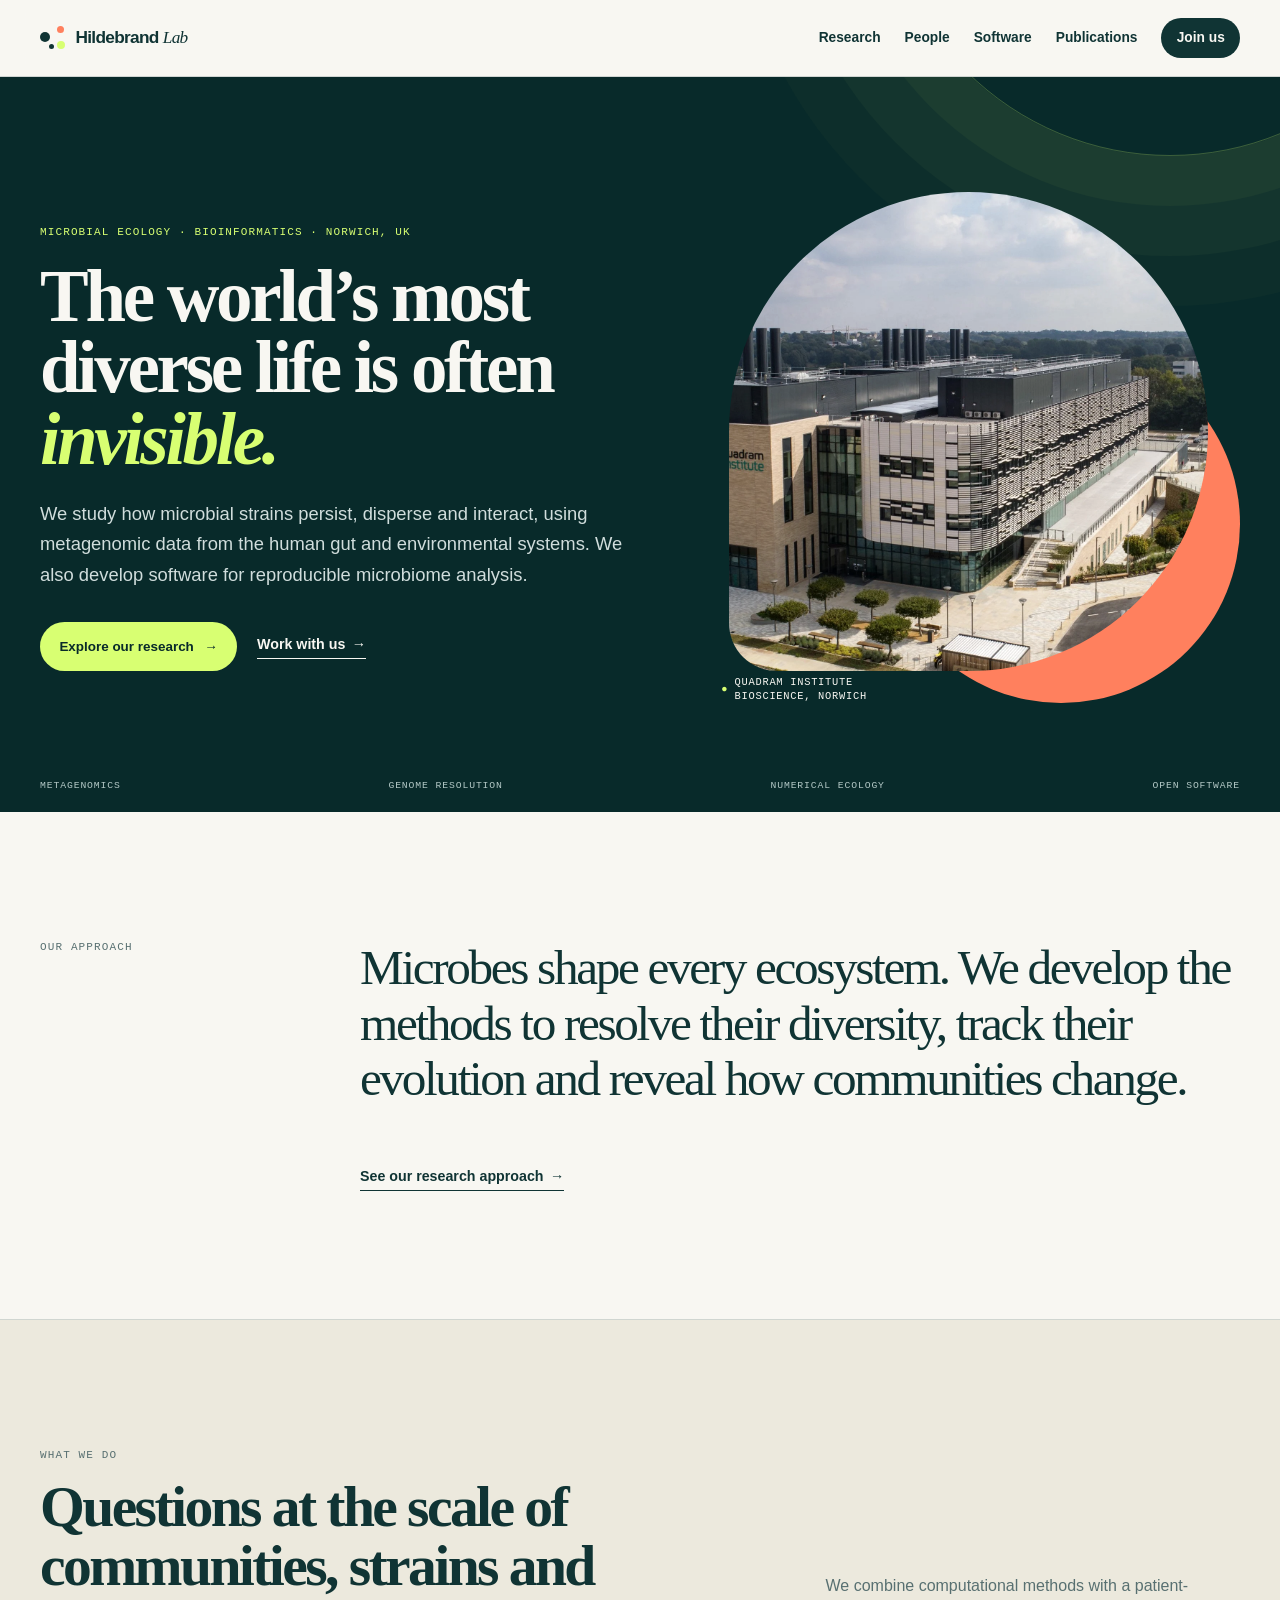
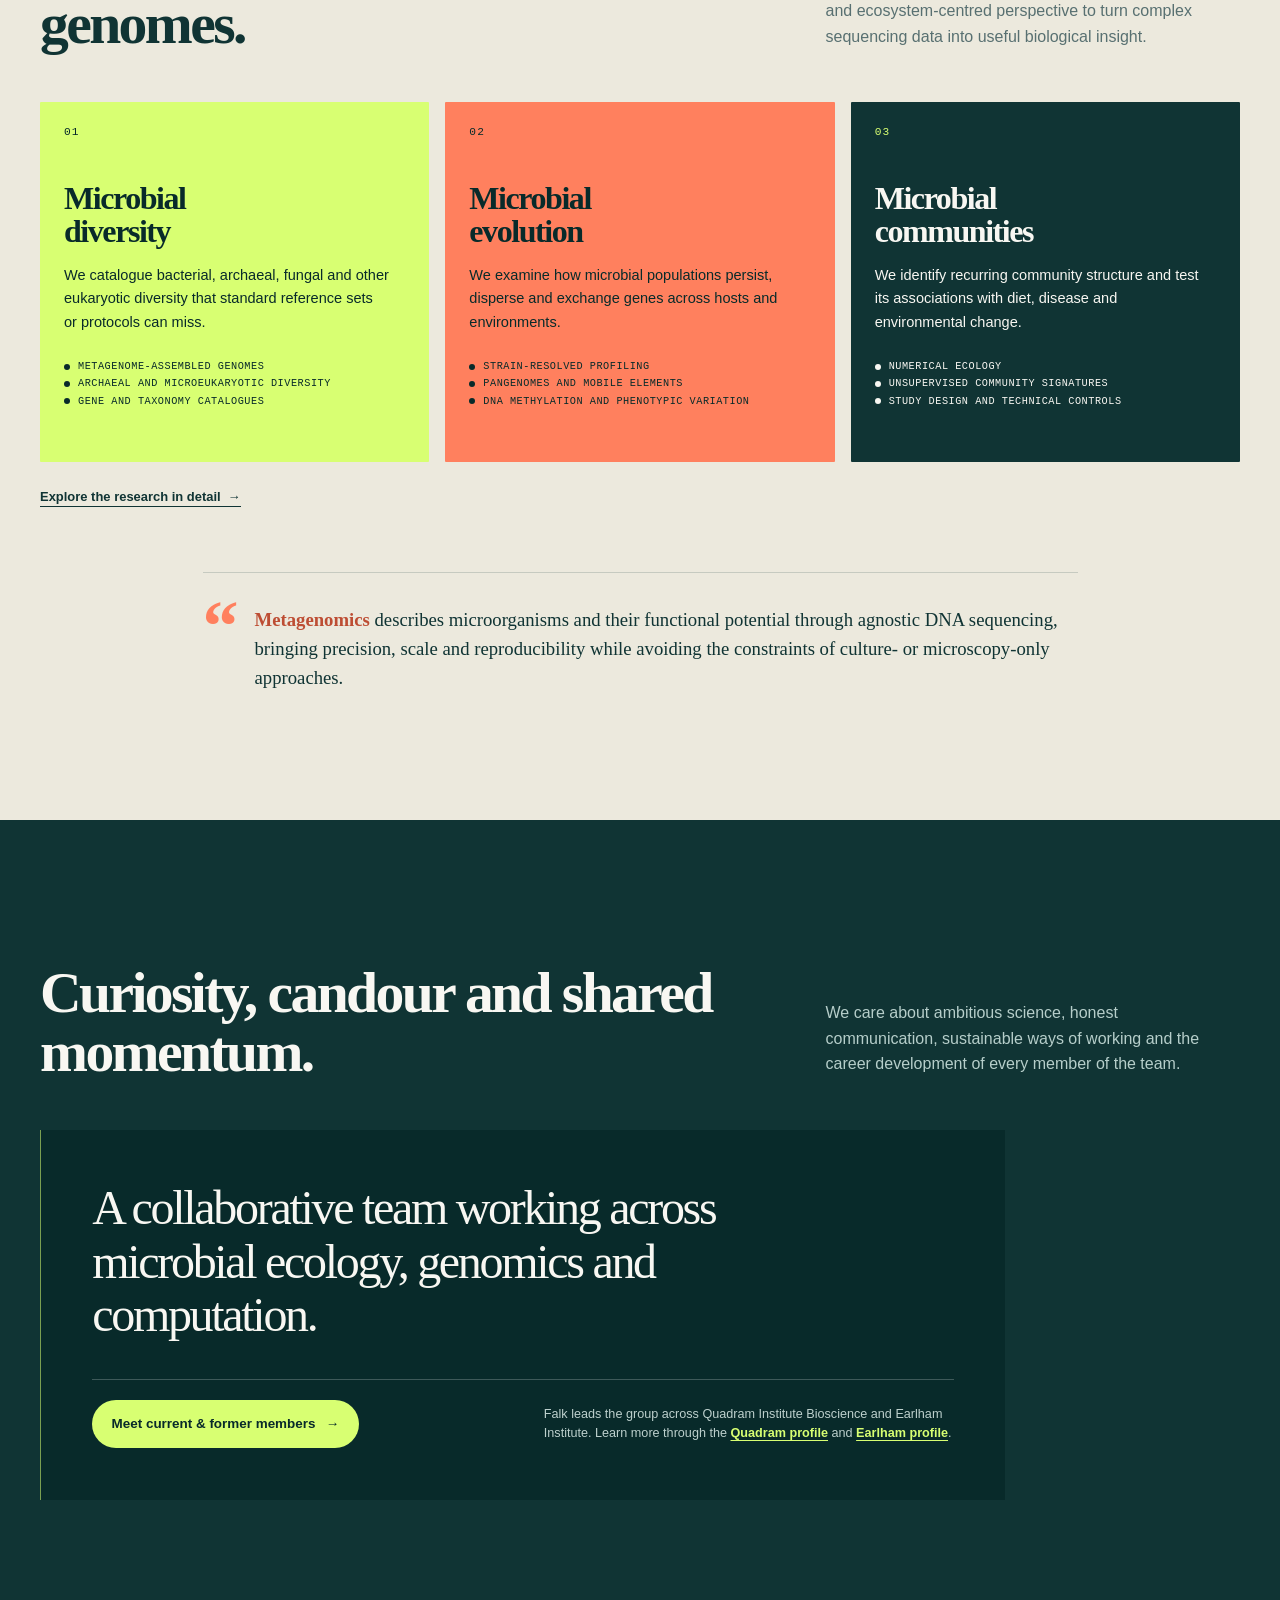
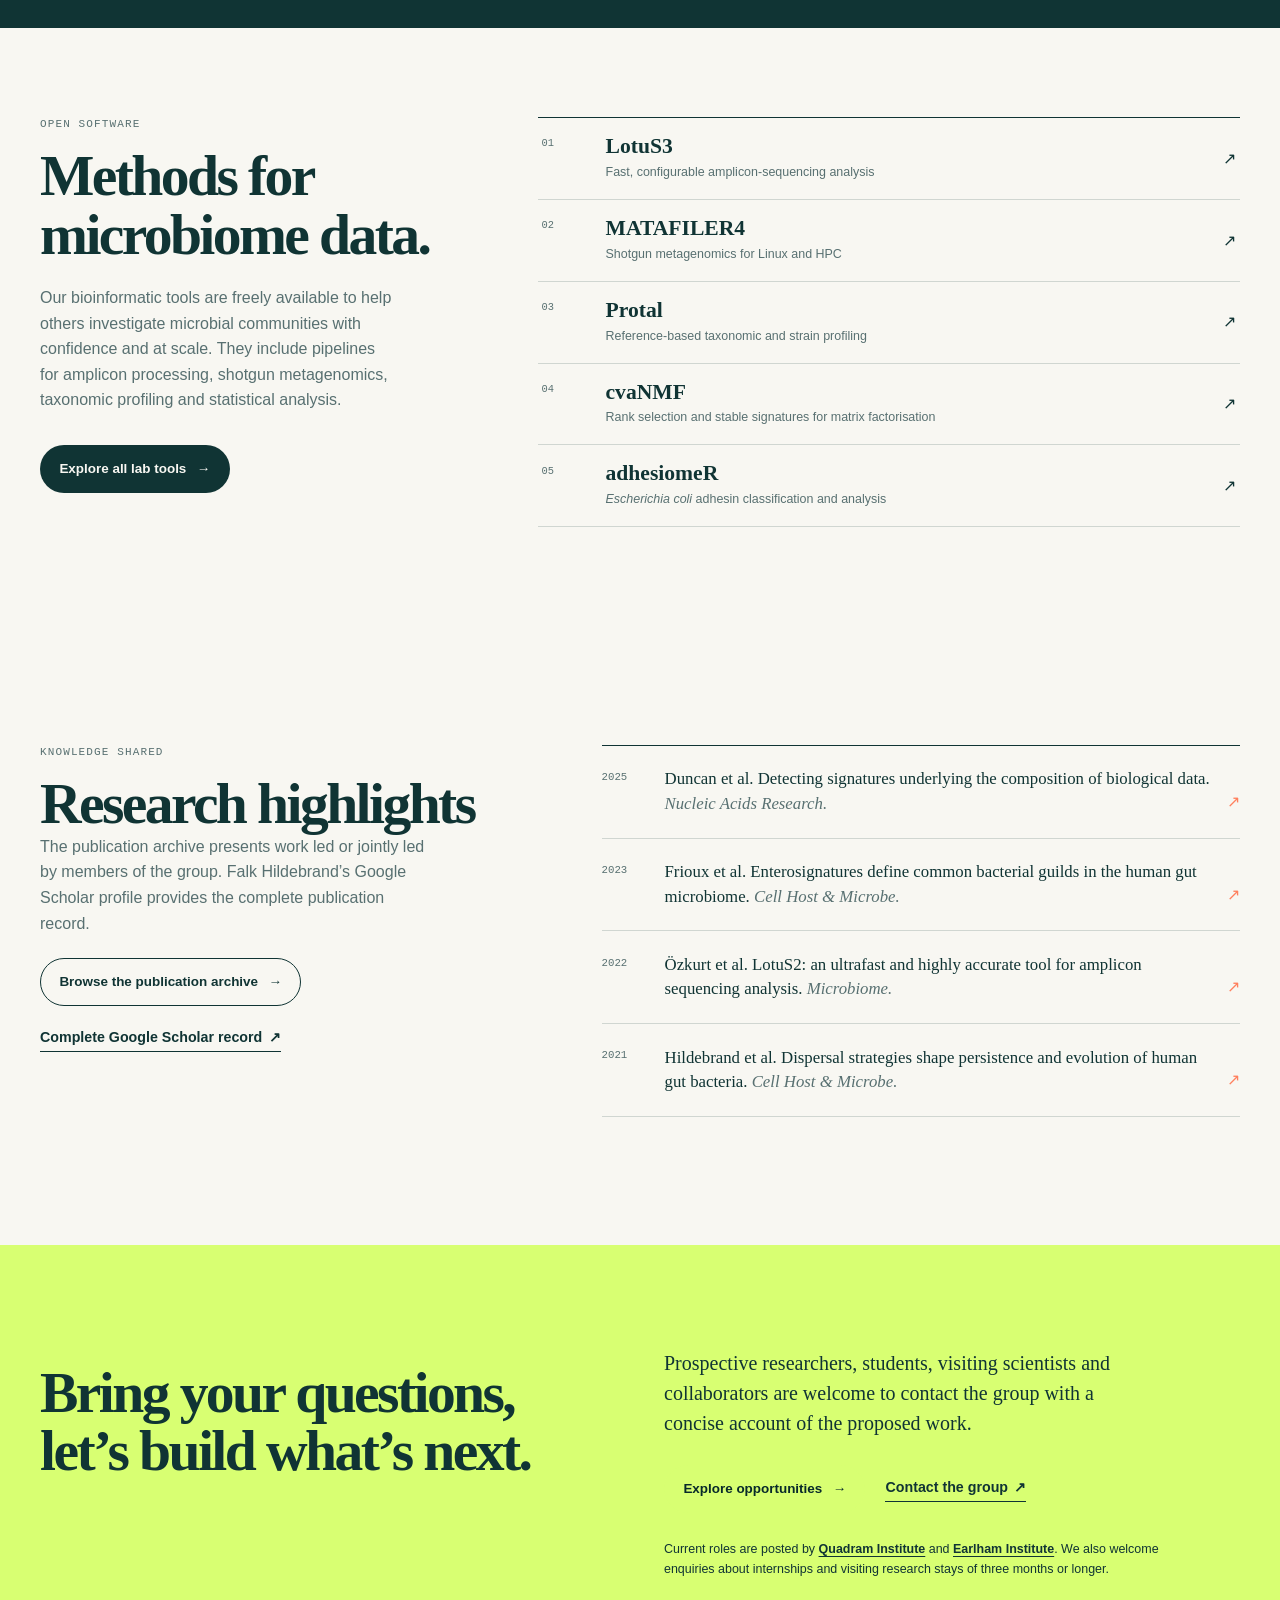
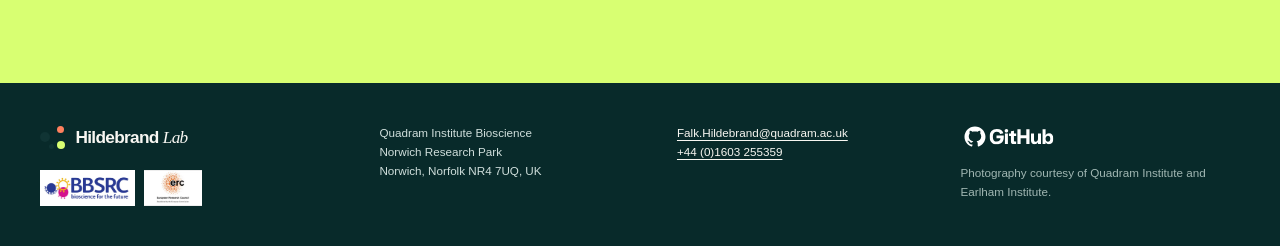
<file: index.html>
<!doctype html>
<html lang="en-GB">
  <head>
    <meta charset="utf-8" />
    <meta name="viewport" content="width=device-width, initial-scale=1" />
    <title>Hildebrand Lab | Microbial Ecology &amp; Metagenomics</title>
    <meta name="description" content="The Hildebrand Lab in Norwich, UK researches microbial ecology, metagenomics, genome evolution and microbiome communities, and develops open bioinformatics software." />
    <meta name="author" content="Hildebrand Lab" />
    <meta name="robots" content="index, follow, max-image-preview:large, max-snippet:-1, max-video-preview:-1" />
    <meta name="theme-color" content="#0b3434" />
    <link rel="canonical" href="https://hildebra.github.io/Hildebrand-lab/" />

    <meta property="og:locale" content="en_GB" />
    <meta property="og:site_name" content="Hildebrand Lab" />
    <meta property="og:title" content="Hildebrand Lab | Microbial Ecology &amp; Metagenomics" />
    <meta property="og:description" content="Researching microbial communities, genomes and evolution through metagenomics, numerical ecology, machine learning and open bioinformatics." />
    <meta property="og:type" content="website" />
    <meta property="og:url" content="https://hildebra.github.io/Hildebrand-lab/" />
    <meta property="og:image" content="https://hildebra.github.io/Hildebrand-lab/assets/images/og.png" />
    <meta property="og:image:type" content="image/png" />
    <meta property="og:image:width" content="1728" />
    <meta property="og:image:height" content="910" />
    <meta property="og:image:alt" content="Hildebrand Lab research in microbial ecology and metagenomics" />

    <meta name="twitter:card" content="summary_large_image" />
    <meta name="twitter:title" content="Hildebrand Lab | Microbial Ecology &amp; Metagenomics" />
    <meta name="twitter:description" content="Researching microbial communities, genomes and evolution through metagenomics, numerical ecology, machine learning and open bioinformatics." />
    <meta name="twitter:image" content="https://hildebra.github.io/Hildebrand-lab/assets/images/og.png" />
    <meta name="twitter:image:alt" content="Hildebrand Lab research in microbial ecology and metagenomics" />

    <link rel="stylesheet" href="styles.css" />
    <script type="application/ld+json">
      {
        "@context": "https://schema.org",
        "@graph": [
          {
            "@type": "WebSite",
            "@id": "https://hildebra.github.io/Hildebrand-lab/#website",
            "url": "https://hildebra.github.io/Hildebrand-lab/",
            "name": "Hildebrand Lab",
            "description": "Research in microbial ecology, metagenomics, genome evolution, microbiome communities and open bioinformatics.",
            "inLanguage": "en-GB",
            "publisher": {
              "@id": "https://hildebra.github.io/Hildebrand-lab/#organization"
            }
          },
          {
            "@type": "Organization",
            "@id": "https://hildebra.github.io/Hildebrand-lab/#organization",
            "name": "Hildebrand Lab",
            "url": "https://hildebra.github.io/Hildebrand-lab/",
            "description": "A microbial ecology and bioinformatics research group based at Quadram Institute Bioscience and Earlham Institute in Norwich, UK.",
            "email": "mailto:Falk.Hildebrand@quadram.ac.uk",
            "logo": {
              "@type": "ImageObject",
              "url": "https://hildebra.github.io/Hildebrand-lab/assets/images/og.png"
            },
            "address": {
              "@type": "PostalAddress",
              "streetAddress": "Norwich Research Park",
              "addressLocality": "Norwich",
              "addressRegion": "Norfolk",
              "postalCode": "NR4 7UQ",
              "addressCountry": "GB"
            },
            "member": {
              "@type": "Person",
              "name": "Falk Hildebrand",
              "jobTitle": "Group Leader",
              "sameAs": [
                "https://quadram.ac.uk/people/falk-hildebrand/",
                "https://www.earlham.ac.uk/profile/falk-hildebrand"
              ]
            },
            "sameAs": [
              "https://github.com/hildebra",
              "https://quadram.ac.uk/people/falk-hildebrand/",
              "https://www.earlham.ac.uk/profile/falk-hildebrand",
              "https://scholar.google.com/citations?user=VTfzjTgAAAAJ&hl=en"
            ]
          }
        ]
      }
    </script>
    <script defer src="script.js"></script>
  </head>
  <body>
    <a class="skip-link" href="#main">Skip to content</a>

    <header class="site-header">
      <div class="shell header-inner">
        <a class="brand" href="#top" aria-label="Hildebrand Lab, home">
          <span class="brand-mark" aria-hidden="true"><i></i><i></i><i></i><i></i></span>
          <span>Hildebrand <em>Lab</em></span>
        </a>
        <button class="menu-button" type="button" aria-expanded="false" aria-controls="site-nav">
          <span class="menu-open">Menu</span><span class="menu-close">Close</span>
        </button>
        <nav class="site-nav" id="site-nav" aria-label="Main navigation"> <a href="research.html">Research</a> <a href="people.html">People</a> <a href="software.html">Software</a> <a href="publications.html">Publications</a> <a class="nav-cta" href="join-us.html">Join us</a></nav>
      </div>
    </header>

    <main id="main">
      <section class="hero" id="top" aria-labelledby="hero-title">
        <div class="shell hero-grid">
          <div class="hero-copy">
            <p class="eyebrow">Microbial ecology · bioinformatics · Norwich, UK</p>
            <h1 id="hero-title">The world’s most diverse life is often <span>invisible.</span></h1>
            <p class="lede">We study how microbial strains persist, disperse and interact, using metagenomic data from the human gut and environmental systems. We also develop software for reproducible microbiome analysis.</p>
            <div class="button-row">
              <a class="button button-primary" href="research.html">Explore our research <span aria-hidden="true">→</span></a>
              <a class="text-link" href="join-us.html">Work with us <span aria-hidden="true">→</span></a>
            </div>
          </div>
          <div class="hero-visual" aria-label="Quadram Institute Bioscience">
            <img src="assets/images/microbial-community.webp" alt="Aerial view of the Quadram Institute Bioscience building" />
            <div class="image-caption"><span aria-hidden="true">●</span> Quadram Institute Bioscience, Norwich</div>
          </div>
        </div>
        <div class="shell hero-footer" aria-label="Research methods">
          <span>METAGENOMICS</span><span>GENOME RESOLUTION</span><span>NUMERICAL ECOLOGY</span><span>OPEN SOFTWARE</span>
        </div>
      </section>

      <section class="intro section" aria-label="Research approach">
        <div class="shell intro-grid">
          <p class="section-label">Our approach</p>
          <div>
            <p class="display-copy">Microbes shape every ecosystem. We develop the methods to resolve their diversity, track their evolution and reveal how communities change.</p>
            <a class="text-link" href="research.html">See our research approach <span aria-hidden="true">→</span></a>
          </div>
        </div>
      </section>

      <section class="section research-section" id="research" aria-labelledby="research-title">
        <div class="shell">
          <div class="section-heading">
            <div>
              <p class="section-label">What we do</p>
              <h2 id="research-title">Questions at the scale of communities, strains and genomes.</h2>
            </div>
            <p>We combine computational methods with a patient- and ecosystem-centred perspective to turn complex sequencing data into useful biological insight.</p>
          </div>
          <div class="research-grid">
            <a class="research-card diversity" href="research.html#diversity">
              <p class="card-number">01</p>
              <h3>Microbial diversity</h3>
              <p>We catalogue bacterial, archaeal, fungal and other eukaryotic diversity that standard reference sets or protocols can miss.</p>
              <ul>
                <li>Metagenome-assembled genomes</li>
                <li>Archaeal and microeukaryotic diversity</li>
                <li>Gene and taxonomy catalogues</li>
              </ul>
            </a>
            <a class="research-card evolution" href="research.html#evolution">
              <p class="card-number">02</p>
              <h3>Microbial evolution</h3>
              <p>We examine how microbial populations persist, disperse and exchange genes across hosts and environments.</p>
              <ul>
                <li>Strain-resolved profiling</li>
                <li>Pangenomes and mobile elements</li>
                <li>DNA methylation and phenotypic variation</li>
              </ul>
            </a>
            <a class="research-card communities" href="research.html#communities">
              <p class="card-number">03</p>
              <h3>Microbial communities</h3>
              <p>We identify recurring community structure and test its associations with diet, disease and environmental change.</p>
              <ul>
                <li>Numerical ecology</li>
                <li>Unsupervised community signatures</li>
                <li>Study design and technical controls</li>
              </ul>
            </a>
          </div>
          <a class="section-more" href="research.html">Explore the research in detail <span aria-hidden="true">→</span></a>
          <aside class="definition" aria-label="Definition of metagenomics">
            <span class="definition-mark" aria-hidden="true">“</span>
            <p><strong>Metagenomics</strong> describes microorganisms and their functional potential through agnostic DNA sequencing, bringing precision, scale and reproducibility while avoiding the constraints of culture- or microscopy-only approaches.</p>
          </aside>
        </div>
      </section>

      <section class="people-section section" id="people" aria-labelledby="people-title">
        <div class="shell">
          <div class="section-heading people-heading">
            <div>
              <h2 id="people-title">Curiosity, candour and shared momentum.</h2>
            </div>
            <p>We care about ambitious science, honest communication, sustainable ways of working and the career development of every member of the team.</p>
          </div>
          <div class="people-overview">
            <p class="display-copy">A collaborative team working across microbial ecology, genomics and computation.</p>
            <div class="people-overview-footer">
              <a class="button button-primary" href="people.html">Meet current &amp; former members <span aria-hidden="true">→</span></a>
              <p>Falk leads the group across Quadram Institute Bioscience and Earlham Institute. Learn more through the <a href="https://quadram.ac.uk/people/falk-hildebrand/" target="_blank" rel="noreferrer">Quadram profile</a> and <a href="https://www.earlham.ac.uk/profile/falk-hildebrand" target="_blank" rel="noreferrer">Earlham profile</a>.</p>
            </div>
          </div>
        </div>
      </section>

      <section class="software-section section" id="software" aria-labelledby="software-title">
        <div class="shell software-layout">
          <div class="software-intro">
            <p class="section-label">Open software</p>
            <h2 id="software-title">Methods for microbiome data.</h2>
            <p>Our bioinformatic tools are freely available to help others investigate microbial communities with confidence and at scale. They include pipelines for amplicon processing, shotgun metagenomics, taxonomic profiling and statistical analysis.</p>
            <a class="button button-dark" href="software.html">Explore all lab tools <span aria-hidden="true">→</span></a>
          </div>
          <div class="tool-list">
            <a class="tool" href="https://github.com/hildebra/LotuS3/" target="_blank" rel="noreferrer"><span class="tool-index">01</span><span><strong>LotuS3</strong><small>Fast, configurable amplicon-sequencing analysis</small></span><b aria-hidden="true">↗</b></a>
            <a class="tool" href="https://github.com/hildebra/MATAFILER4" target="_blank" rel="noreferrer"><span class="tool-index">02</span><span><strong>MATAFILER4</strong><small>Shotgun metagenomics for Linux and HPC</small></span><b aria-hidden="true">↗</b></a>
            <a class="tool" href="https://github.com/4less/protal" target="_blank" rel="noreferrer"><span class="tool-index">03</span><span><strong>Protal</strong><small>Reference-based taxonomic and strain profiling</small></span><b aria-hidden="true">↗</b></a>
            <a class="tool" href="https://github.com/apduncan/cvanmf" target="_blank" rel="noreferrer"><span class="tool-index">04</span><span><strong>cvaNMF</strong><small>Rank selection and stable signatures for matrix factorisation</small></span><b aria-hidden="true">↗</b></a>
            <a class="tool" href="https://github.com/ksidorczuk/adhesiomeR" target="_blank" rel="noreferrer"><span class="tool-index">05</span><span><strong>adhesiomeR</strong><small><em>Escherichia coli</em> adhesin classification and analysis</small></span><b aria-hidden="true">↗</b></a>
        </div>
        </div>
      </section>

      <section class="publications-section section" id="publications" aria-labelledby="publications-title">
        <div class="shell publications-layout">
          <div>
            <p class="section-label">Knowledge shared</p>
            <h2 id="publications-title">Research highlights</h2>
            <p class="muted">The publication archive presents work led or jointly led by members of the group. Falk Hildebrand’s Google Scholar profile provides the complete publication record.</p>
            <div class="publication-actions">
              <a class="button button-outline" href="publications.html">Browse the publication archive <span aria-hidden="true">→</span></a>
              <a class="text-link" href="https://scholar.google.com/citations?user=VTfzjTgAAAAJ&amp;hl=en&amp;sortby=pubdate" target="_blank" rel="noreferrer">Complete Google Scholar record <span aria-hidden="true">↗</span></a>
            </div>
          </div>
          <ol class="publication-list">
            <li><span>2025</span><a href="https://doi.org/10.1093/nar/gkaf1388" target="_blank" rel="noreferrer">Duncan et al. Detecting signatures underlying the composition of biological data. <em>Nucleic Acids Research.</em> <b aria-hidden="true">↗</b></a></li>
            <li><span>2023</span><a href="https://doi.org/10.1016/j.chom.2023.05.024" target="_blank" rel="noreferrer">Frioux et al. Enterosignatures define common bacterial guilds in the human gut microbiome. <em>Cell Host &amp; Microbe.</em> <b aria-hidden="true">↗</b></a></li>
            <li><span>2022</span><a href="https://doi.org/10.1186/s40168-022-01365-1" target="_blank" rel="noreferrer">Özkurt et al. LotuS2: an ultrafast and highly accurate tool for amplicon sequencing analysis. <em>Microbiome.</em> <b aria-hidden="true">↗</b></a></li>
            <li><span>2021</span><a href="https://doi.org/10.1016/j.chom.2021.05.008" target="_blank" rel="noreferrer">Hildebrand et al. Dispersal strategies shape persistence and evolution of human gut bacteria. <em>Cell Host &amp; Microbe.</em> <b aria-hidden="true">↗</b></a></li>
          </ol>
        </div>
      </section>

      <section class="join-section" id="join" aria-labelledby="join-title">
        <div class="shell join-grid">
          <div>
            <h2 id="join-title">Bring your questions, let’s build what’s next.</h2>
          </div>
          <div>
            <p>Prospective researchers, students, visiting scientists and collaborators are welcome to contact the group with a concise account of the proposed work.</p>
            <div class="join-links">
              <a class="button button-primary" href="join-us.html">Explore opportunities <span aria-hidden="true">→</span></a>
              <a class="text-link" href="mailto:Falk.Hildebrand@quadram.ac.uk">Contact the group <span aria-hidden="true">↗</span></a>
            </div>
            <p class="join-small">Current roles are posted by <a href="https://quadram.ac.uk/careers/" target="_blank" rel="noreferrer">Quadram Institute</a> and <a href="https://www.earlham.ac.uk/careers" target="_blank" rel="noreferrer">Earlham Institute</a>. We also welcome enquiries about internships and visiting research stays of three months or longer.</p>
          </div>
        </div>
      </section>
    </main>

    <footer class="site-footer">
      <div class="shell footer-grid">
        <div class="footer-branding"><a class="brand" href="#top" aria-label="Back to top"><span class="brand-mark" aria-hidden="true"><i></i><i></i><i></i><i></i></span><span>Hildebrand <em>Lab</em></span></a><div class="funder-logos" aria-label="Research funders"><span class="funder-logo funder-logo-bbsrc"><img src="assets/images/bbsrc.webp" alt="BBSRC" /></span><span class="funder-logo funder-logo-erc"><img src="assets/images/ERC.webp" alt="European Research Council" /></span></div></div>
        <address>Quadram Institute Bioscience<br />Norwich Research Park<br />Norwich, Norfolk NR4 7UQ, UK</address>
        <div><a href="mailto:Falk.Hildebrand@quadram.ac.uk">Falk.Hildebrand@quadram.ac.uk</a><br /><a href="tel:+441603255359">+44 (0)1603 255359</a></div>
        <div class="footer-meta"><a href="https://github.com/hildebra" target="_blank" rel="noreferrer" aria-label="GitHub"><img class="github-logo" src="assets/images/github.svg" alt="GitHub" /></a><span>Photography courtesy of Quadram Institute and Earlham Institute.</span></div>
      </div>
    </footer>
  </body>
</html>
</file>
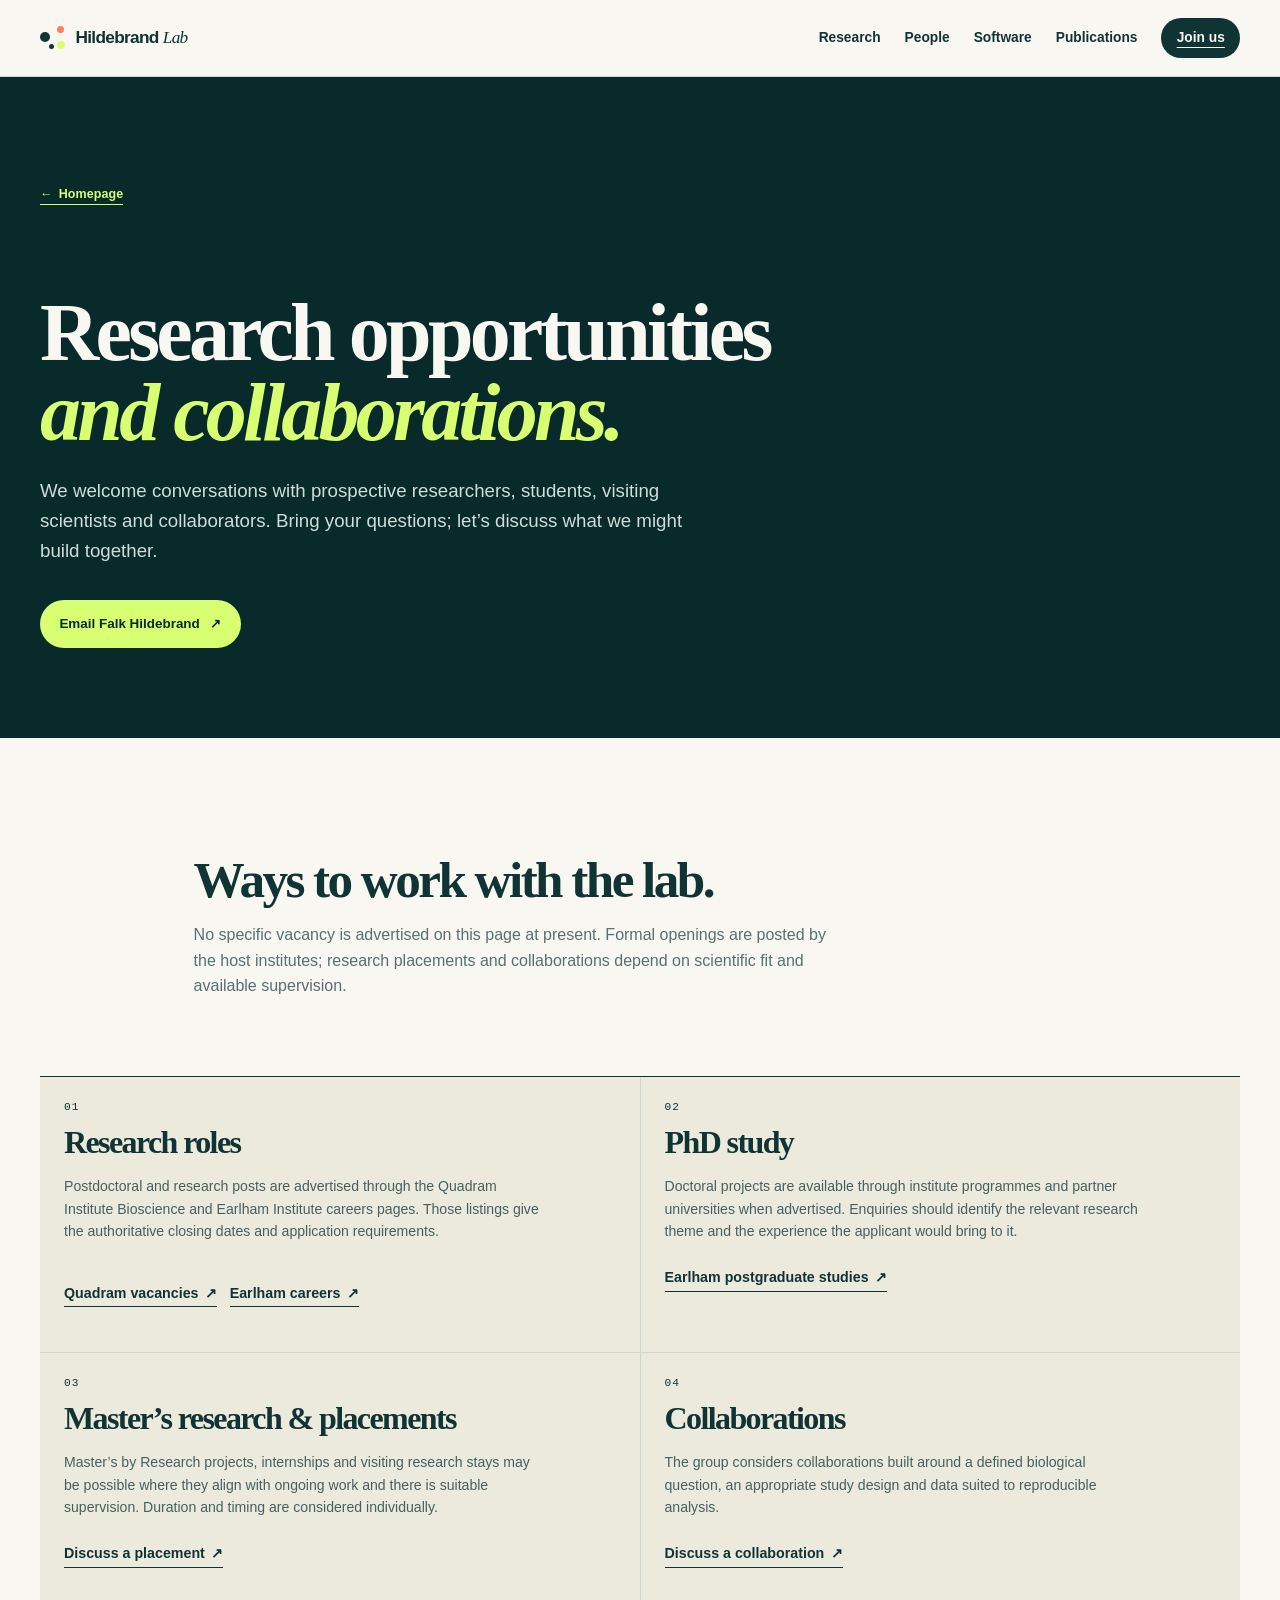
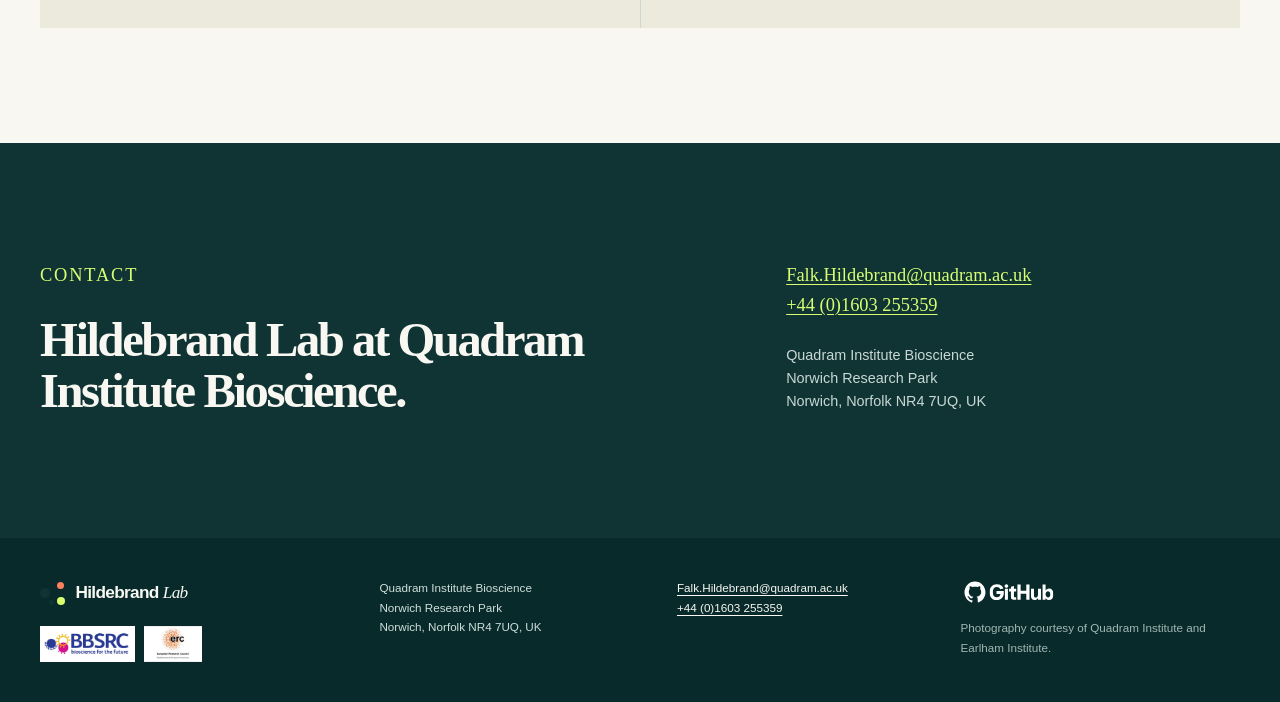
<file: join-us.html>
<!doctype html>
<html lang="en-GB">
  <head>
    <meta charset="utf-8" />
    <meta name="viewport" content="width=device-width, initial-scale=1" />
    <meta name="description" content="Opportunities and collaboration information for the Hildebrand Lab at Quadram Institute Bioscience." />
    <meta name="theme-color" content="#0b3434" />
    <meta property="og:title" content="Hildebrand Lab | Join us" />
    <meta property="og:description" content="Opportunities and collaboration information for the Hildebrand Lab at Quadram Institute Bioscience." />
    <meta property="og:type" content="website" />
    <meta property="og:image" content="assets/images/og.png" />
    <meta name="twitter:card" content="summary_large_image" />
    <title>Hildebrand Lab | Join us</title>
    <link rel="stylesheet" href="styles.css" />
    <script defer src="script.js"></script>
  </head>
  <body class="detail-page">
    <a class="skip-link" href="#main">Skip to content</a>

    <header class="site-header">
      <div class="shell header-inner">
        <a class="brand" href="index.html" aria-label="Hildebrand Lab, home"><span class="brand-mark" aria-hidden="true"><i></i><i></i><i></i><i></i></span><span>Hildebrand <em>Lab</em></span></a>
        <button class="menu-button" type="button" aria-expanded="false" aria-controls="site-nav"><span class="menu-open">Menu</span><span class="menu-close">Close</span></button>
        <nav class="site-nav" id="site-nav" aria-label="Main navigation"> <a href="research.html">Research</a> <a href="people.html">People</a> <a href="software.html">Software</a> <a href="publications.html">Publications</a> <a class="nav-cta" href="join-us.html" aria-current="page">Join us</a></nav>
      </div>
    </header>
    <main id="main">
      <section class="detail-hero" id="top" aria-labelledby="join-page-title">
        <div class="shell"><a class="archive-back" href="index.html">Homepage</a><h1 id="join-page-title">Research opportunities <span>and collaborations.</span></h1><p class="archive-lede">We welcome conversations with prospective researchers, students, visiting scientists and collaborators. Bring your questions; let’s discuss what we might build together.</p><div class="detail-actions"><a class="button button-primary" href="mailto:Falk.Hildebrand@quadram.ac.uk">Email Falk Hildebrand <span aria-hidden="true">↗</span></a></div></div>
      </section>

      <section class="detail-section" aria-labelledby="opportunities-title">
        <div class="shell archive-intro opportunities-intro"><div><h2 id="opportunities-title">Ways to work with the lab.</h2><p>No specific vacancy is advertised on this page at present. Formal openings are posted by the host institutes; research placements and collaborations depend on scientific fit and available supervision.</p></div></div>
        <div class="shell opportunity-grid">
          <article><p class="card-number">01</p><h2>Research roles</h2><p>Postdoctoral and research posts are advertised through the Quadram Institute Bioscience and Earlham Institute careers pages. Those listings give the authoritative closing dates and application requirements.</p><span class="member-links"><a class="text-link" href="https://quadram.ac.uk/vacancies-listing/" target="_blank" rel="noreferrer">Quadram vacancies <span aria-hidden="true">↗</span></a><a class="text-link" href="https://www.earlham.ac.uk/careers" target="_blank" rel="noreferrer">Earlham careers <span aria-hidden="true">↗</span></a></span></article>
          <article><p class="card-number">02</p><h2>PhD study</h2><p>Doctoral projects are available through institute programmes and partner universities when advertised. Enquiries should identify the relevant research theme and the experience the applicant would bring to it.</p><a class="text-link" href="https://www.earlham.ac.uk/postgraduate-studies" target="_blank" rel="noreferrer">Earlham postgraduate studies <span aria-hidden="true">↗</span></a></article>
          <article><p class="card-number">03</p><h2>Master’s research &amp; placements</h2><p>Master’s by Research projects, internships and visiting research stays may be possible where they align with ongoing work and there is suitable supervision. Duration and timing are considered individually.</p><a class="text-link" href="mailto:Falk.Hildebrand@quadram.ac.uk?subject=Research%20placement%20enquiry">Discuss a placement <span aria-hidden="true">↗</span></a></article>
          <article><p class="card-number">04</p><h2>Collaborations</h2><p>The group considers collaborations built around a defined biological question, an appropriate study design and data suited to reproducible analysis.</p><a class="text-link" href="mailto:Falk.Hildebrand@quadram.ac.uk?subject=Collaboration%20enquiry">Discuss a collaboration <span aria-hidden="true">↗</span></a></article>
        </div>
      </section>

      <section class="contact-section" aria-labelledby="contact-title"><div class="shell contact-layout"><div><p class="section-label">Contact</p><h2 id="contact-title">Hildebrand Lab at Quadram Institute Bioscience.</h2></div><div><p><a href="mailto:Falk.Hildebrand@quadram.ac.uk">Falk.Hildebrand@quadram.ac.uk</a><br /><a href="tel:+441603255359">+44 (0)1603 255359</a></p><address>Quadram Institute Bioscience<br />Norwich Research Park<br />Norwich, Norfolk NR4 7UQ, UK</address></div></div></section>
    </main>
    <footer class="site-footer">
      <div class="shell footer-grid">
        <div class="footer-branding"><a class="brand" href="index.html" aria-label="Hildebrand Lab, home"><span class="brand-mark" aria-hidden="true"><i></i><i></i><i></i><i></i></span><span>Hildebrand <em>Lab</em></span></a><div class="funder-logos" aria-label="Research funders"><span class="funder-logo funder-logo-bbsrc"><img src="assets/images/bbsrc.webp" alt="BBSRC" /></span><span class="funder-logo funder-logo-erc"><img src="assets/images/ERC.webp" alt="European Research Council" /></span></div></div>
        <address>Quadram Institute Bioscience<br />Norwich Research Park<br />Norwich, Norfolk NR4 7UQ, UK</address>
        <div><a href="mailto:Falk.Hildebrand@quadram.ac.uk">Falk.Hildebrand@quadram.ac.uk</a><br /><a href="tel:+441603255359">+44 (0)1603 255359</a></div>
        <div class="footer-meta"><a href="https://github.com/hildebra" target="_blank" rel="noreferrer" aria-label="GitHub"><img class="github-logo" src="assets/images/github.svg" alt="GitHub" /></a><span>Photography courtesy of Quadram Institute and Earlham Institute.</span></div>
      </div>
    </footer>
  </body>
</html>
</file>
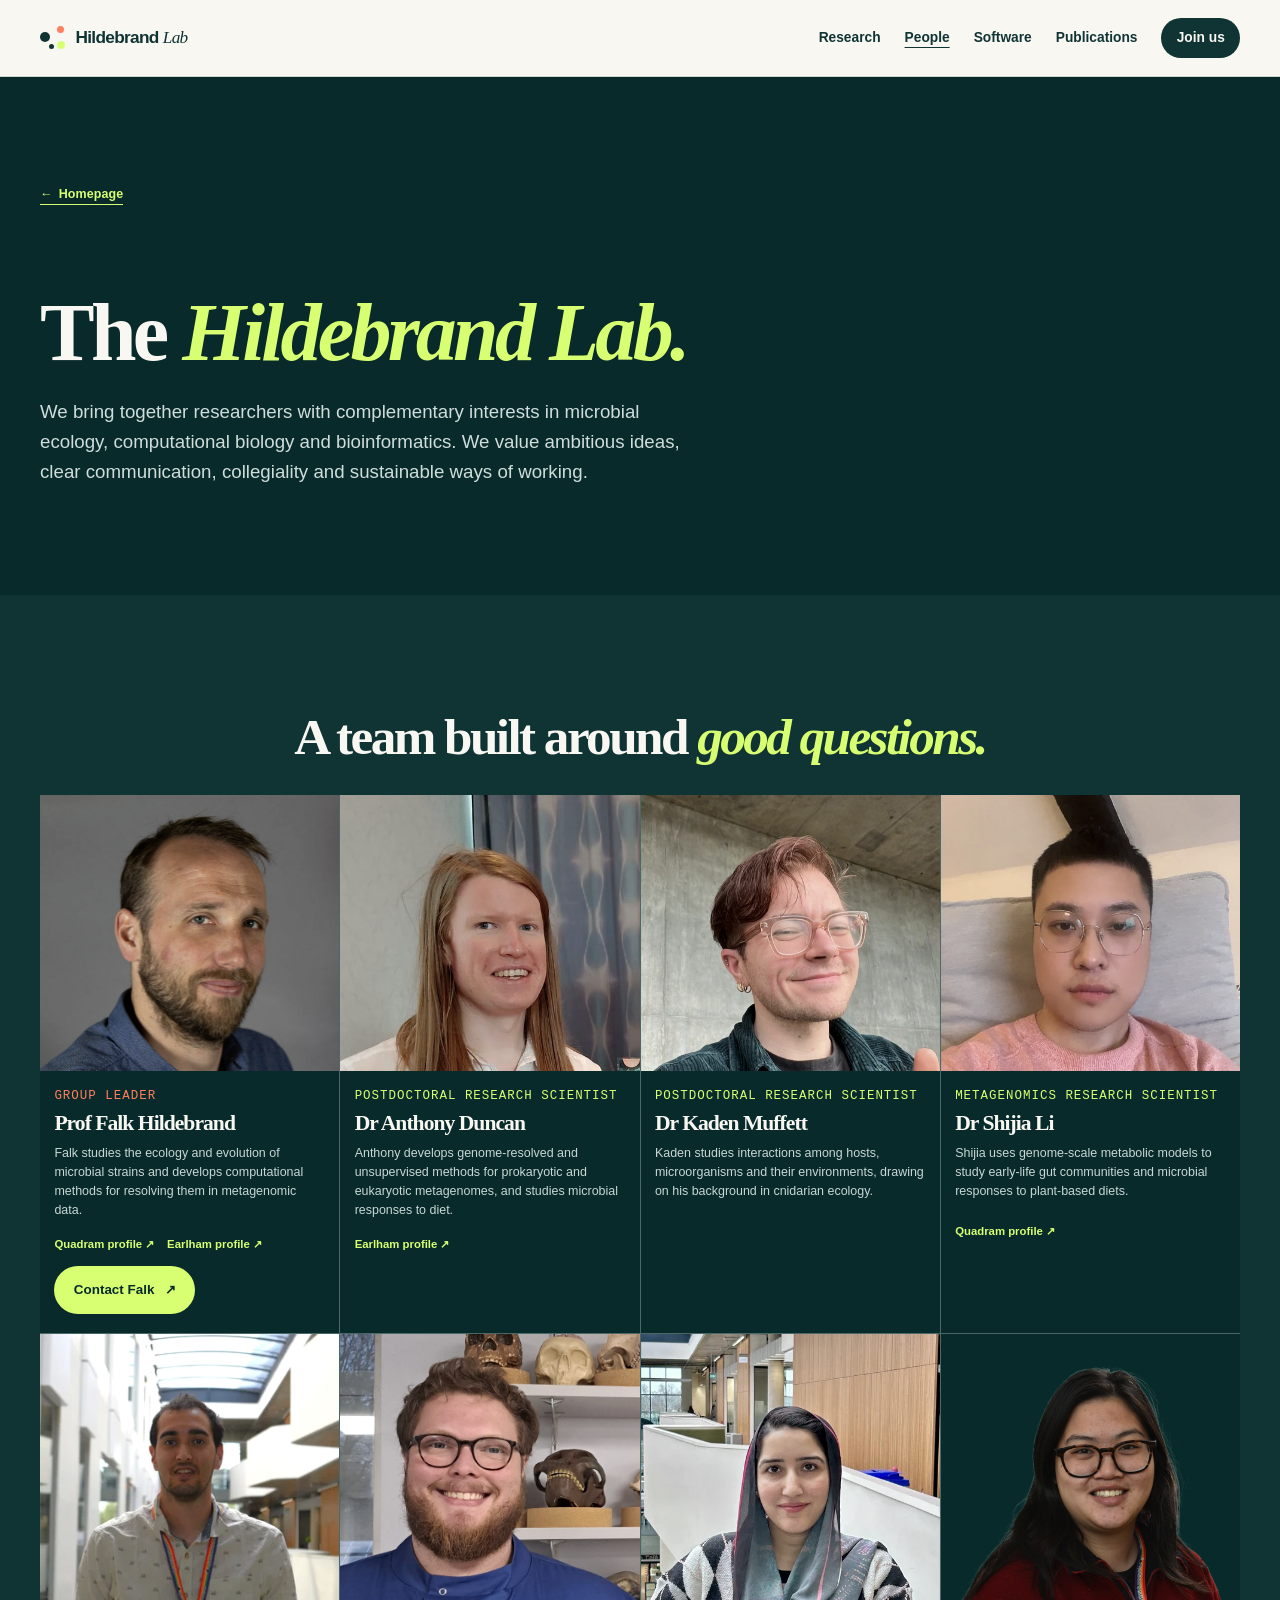
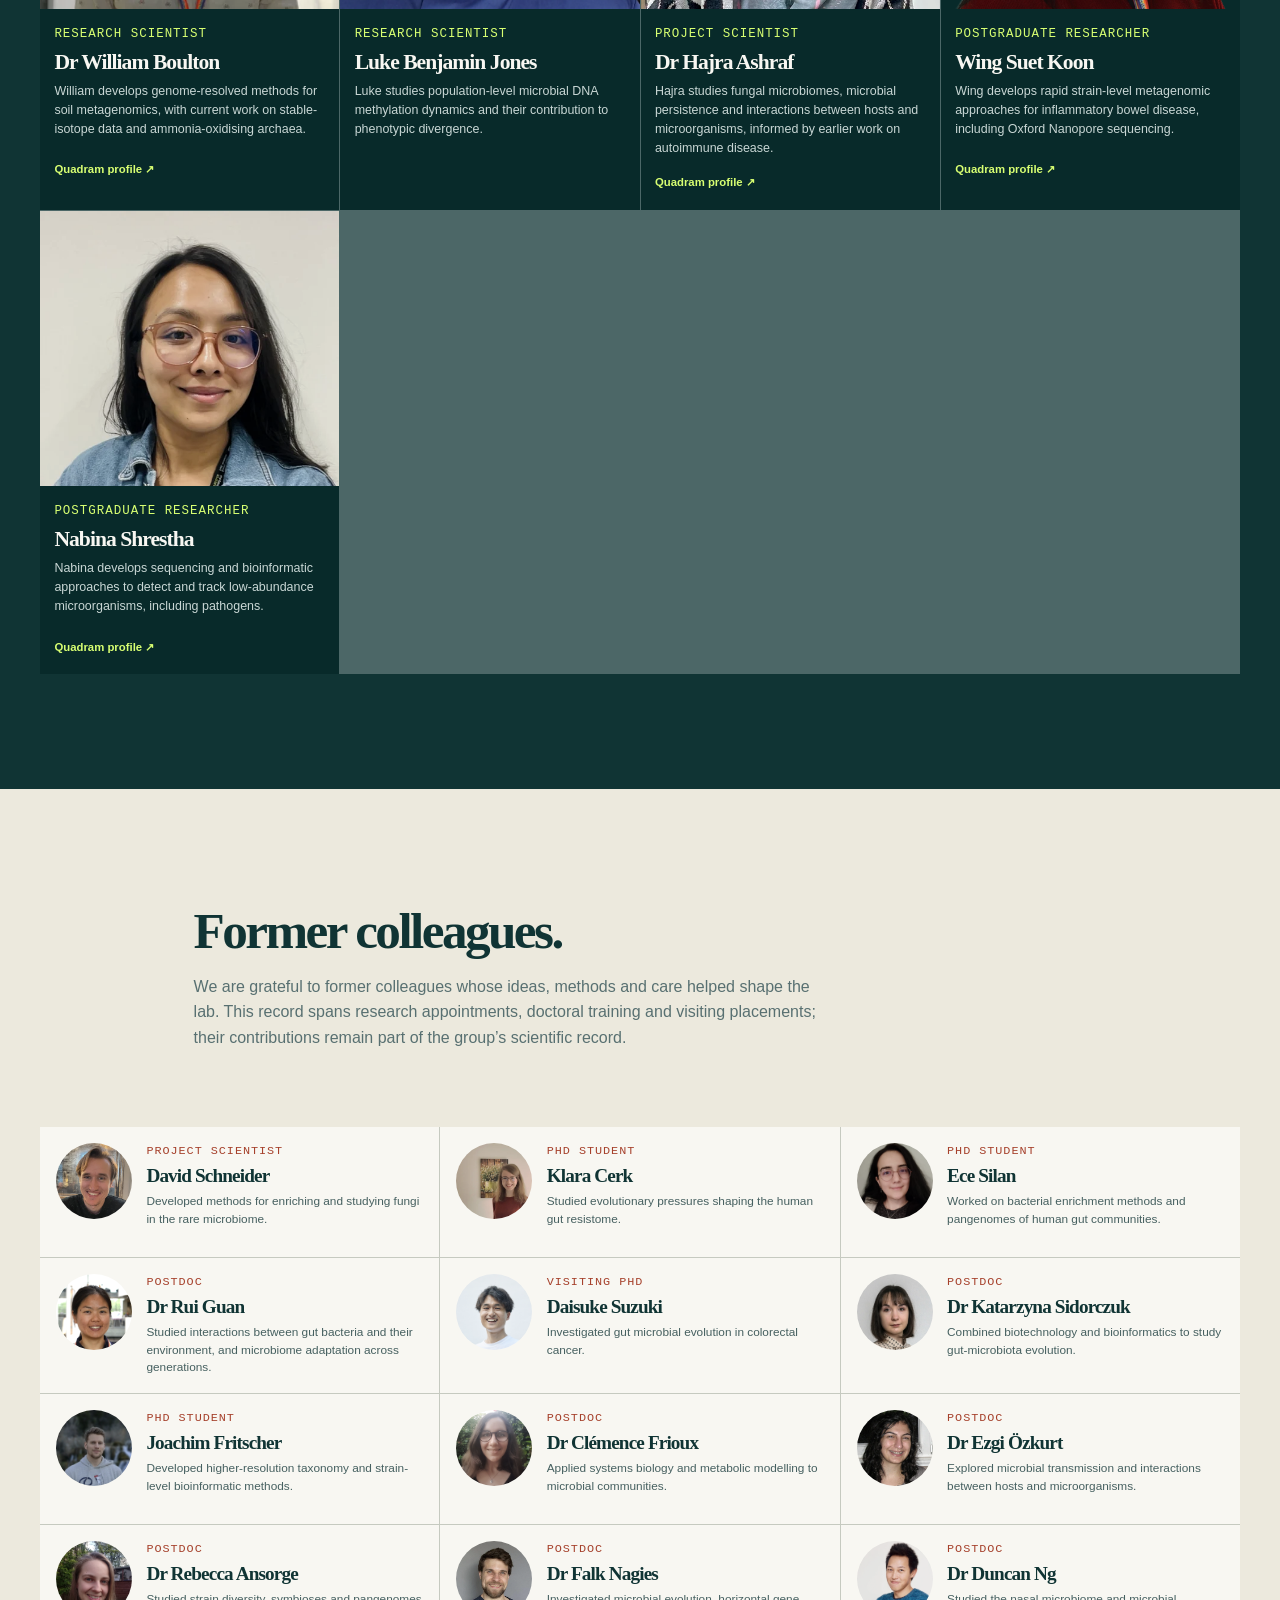
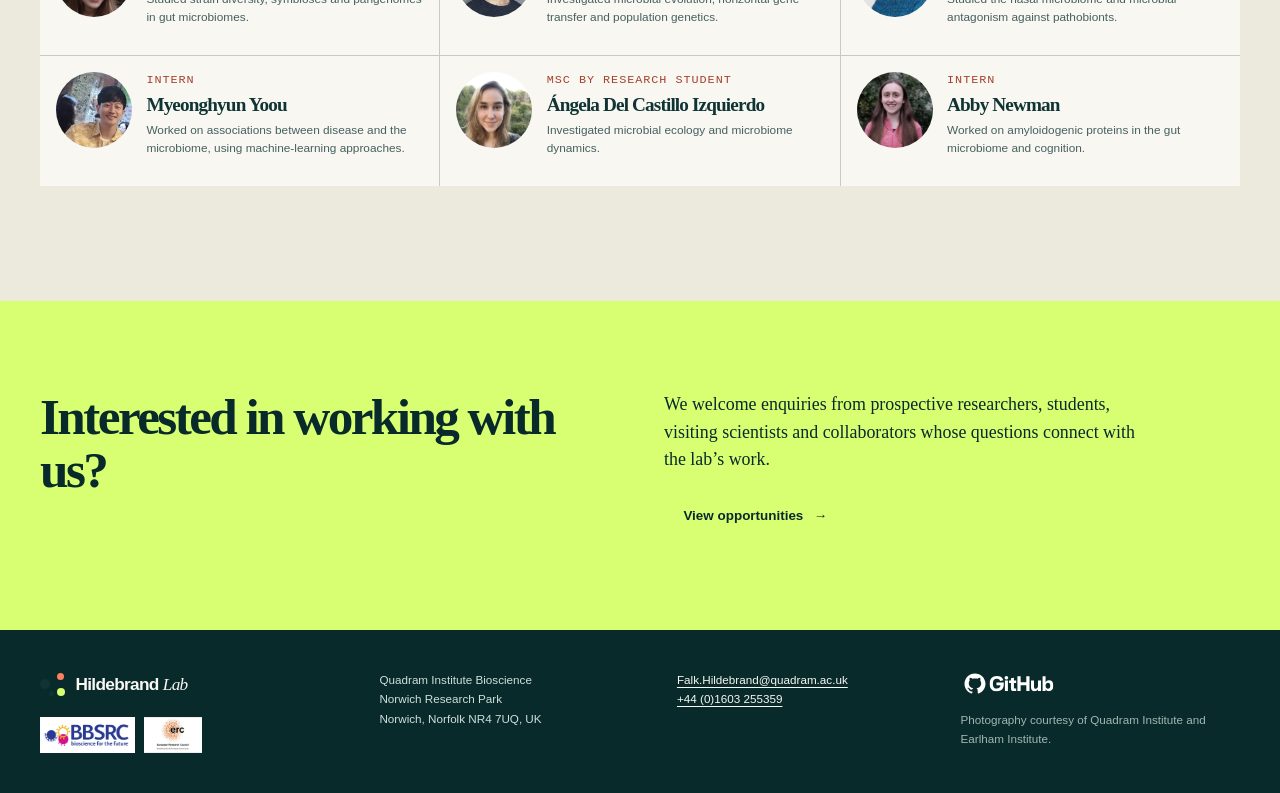
<file: people.html>
<!doctype html>
<html lang="en-GB">
  <head>
    <meta charset="utf-8" />
    <meta name="viewport" content="width=device-width, initial-scale=1" />
    <meta name="description" content="Meet the researchers of the Hildebrand Lab at Quadram Institute Bioscience." />
    <meta name="theme-color" content="#0b3434" />
    <meta property="og:title" content="Hildebrand Lab | People" />
    <meta property="og:description" content="Meet the researchers of the Hildebrand Lab at Quadram Institute Bioscience." />
    <meta property="og:type" content="website" />
    <meta property="og:image" content="assets/images/og.png" />
    <meta name="twitter:card" content="summary_large_image" />
    <title>Hildebrand Lab | People</title>
    <link rel="stylesheet" href="styles.css" />
    <script defer src="script.js"></script>
  </head>
  <body class="detail-page">
    <a class="skip-link" href="#main">Skip to content</a>

    <header class="site-header">
      <div class="shell header-inner">
        <a class="brand" href="index.html" aria-label="Hildebrand Lab, home"><span class="brand-mark" aria-hidden="true"><i></i><i></i><i></i><i></i></span><span>Hildebrand <em>Lab</em></span></a>
        <button class="menu-button" type="button" aria-expanded="false" aria-controls="site-nav"><span class="menu-open">Menu</span><span class="menu-close">Close</span></button>
        <nav class="site-nav" id="site-nav" aria-label="Main navigation"> <a href="research.html">Research</a> <a href="people.html" aria-current="page">People</a> <a href="software.html">Software</a> <a href="publications.html">Publications</a> <a class="nav-cta" href="join-us.html">Join us</a></nav>
      </div>
    </header>
    <main id="main">
      <section class="detail-hero" id="top" aria-labelledby="people-page-title">
        <div class="shell"><a class="archive-back" href="index.html">Homepage</a><h1 id="people-page-title">The <span>Hildebrand Lab.</span></h1><p class="archive-lede">We bring together researchers with complementary interests in microbial ecology, computational biology and bioinformatics. We value ambitious ideas, clear communication, collegiality and sustainable ways of working.</p></div>
      </section>

      <section class="detail-section people-page-section" aria-labelledby="team-title">
        <div class="shell people-team-heading"><h2 id="team-title">A team built around <span>good questions.</span></h2></div>
        <div class="shell team-grid team-grid-full" aria-label="Current Hildebrand Lab members">
          <article class="member-card is-pi"><img src="assets/images/falk-hildebrand.jpg" alt="Professor Falk Hildebrand" /><div><p class="member-role">Group leader</p><h3>Prof Falk Hildebrand</h3><p>Falk studies the ecology and evolution of microbial strains and develops computational methods for resolving them in metagenomic data.</p><span class="member-links"><a class="member-link" href="https://quadram.ac.uk/people/falk-hildebrand/" target="_blank" rel="noreferrer">Quadram profile ↗</a><a class="member-link" href="https://www.earlham.ac.uk/profile/falk-hildebrand" target="_blank" rel="noreferrer">Earlham profile ↗</a><a class="button button-primary" href="mailto:Falk.Hildebrand@quadram.ac.uk">Contact Falk <span aria-hidden="true">↗</span></a></span></div></article>
          <article class="member-card"><img src="assets/images/team/anthony-duncan.webp" alt="Dr Anthony Duncan" /><div><p class="member-role">Postdoctoral research scientist</p><h3>Dr Anthony Duncan</h3><p>Anthony develops genome-resolved and unsupervised methods for prokaryotic and eukaryotic metagenomes, and studies microbial responses to diet.</p><a class="member-link" href="https://www.earlham.ac.uk/profile/anthony-duncan" target="_blank" rel="noreferrer">Earlham profile ↗</a></div></article>
          <article class="member-card"><img class="portrait-kaden" src="assets/images/team/kaden-muffett.webp" alt="Dr Kaden Muffett" /><div><p class="member-role">Postdoctoral research scientist</p><h3>Dr Kaden Muffett</h3><p>Kaden studies interactions among hosts, microorganisms and their environments, drawing on his background in cnidarian ecology.</p></div></article>
          <article class="member-card"><img class="portrait-shijia" src="assets/images/team/shijia-li.webp" alt="Dr Shijia Li" /><div><p class="member-role">Metagenomics research scientist</p><h3>Dr Shijia Li</h3><p>Shijia uses genome-scale metabolic models to study early-life gut communities and microbial responses to plant-based diets.</p><a class="member-link" href="https://quadram.ac.uk/people/shijia-li/" target="_blank" rel="noreferrer">Quadram profile ↗</a></div></article>
          <article class="member-card"><img src="assets/images/team/william-boulton.webp" alt="Dr William Boulton" /><div><p class="member-role">Research scientist</p><h3>Dr William Boulton</h3><p>William develops genome-resolved methods for soil metagenomics, with current work on stable-isotope data and ammonia-oxidising archaea.</p><a class="member-link" href="https://quadram.ac.uk/people/william-boulton/" target="_blank" rel="noreferrer">Quadram profile ↗</a></div></article>
          <article class="member-card"><img src="assets/images/team/LBJ.webp" alt="Luke Benjamin Jones" /><div><p class="member-role">Research scientist</p><h3>Luke Benjamin Jones</h3><p>Luke studies population-level microbial DNA methylation dynamics and their contribution to phenotypic divergence.</p></div></article>
          <article class="member-card"><img class="portrait-hajra" src="assets/images/team/hajra-ashraf.webp" alt="Dr Hajra Ashraf" /><div><p class="member-role">Project scientist</p><h3>Dr Hajra Ashraf</h3><p>Hajra studies fungal microbiomes, microbial persistence and interactions between hosts and microorganisms, informed by earlier work on autoimmune disease.</p><a class="member-link" href="https://quadram.ac.uk/people/hajra-ashraf/" target="_blank" rel="noreferrer">Quadram profile ↗</a></div></article>
          <article class="member-card"><img src="assets/images/team/wing-koon.webp" alt="Wing Suet Koon" /><div><p class="member-role">Postgraduate researcher</p><h3>Wing Suet Koon</h3><p>Wing develops rapid strain-level metagenomic approaches for inflammatory bowel disease, including Oxford Nanopore sequencing.</p><a class="member-link" href="https://quadram.ac.uk/people/wing-suet-koon/" target="_blank" rel="noreferrer">Quadram profile ↗</a></div></article>
          <article class="member-card"><img src="assets/images/team/nabina-shrestha.webp" alt="Nabina Shrestha" /><div><p class="member-role">Postgraduate researcher</p><h3>Nabina Shrestha</h3><p>Nabina develops sequencing and bioinformatic approaches to detect and track low-abundance microorganisms, including pathogens.</p><a class="member-link" href="https://quadram.ac.uk/people/nabina-shrestha/" target="_blank" rel="noreferrer">Quadram profile ↗</a></div></article>
        </div>
      </section>

      <section class="detail-section former-members-section" aria-labelledby="former-members-title">
        <div class="shell archive-intro former-members-intro"><div><h2 id="former-members-title">Former colleagues.</h2><p>We are grateful to former colleagues whose ideas, methods and care helped shape the lab. This record spans research appointments, doctoral training and visiting placements; their contributions remain part of the group’s scientific record.</p></div></div>
        <div class="shell team-grid team-grid-former" aria-label="Former Hildebrand Lab members">
          <article class="member-card"><img src="assets/images/team/david-schneider.webp" alt="David Schneider" /><div><p class="member-role">Project scientist</p><h3>David Schneider</h3><p>Developed methods for enriching and studying fungi in the rare microbiome.</p></div></article>
          <article class="member-card"><img src="assets/images/team/klara-cerk.webp" alt="Klara Cerk" /><div><p class="member-role">PhD student</p><h3>Klara Cerk</h3><p>Studied evolutionary pressures shaping the human gut resistome.</p></div></article>
          <article class="member-card"><img src="assets/images/alumni/ece-silan.webp" alt="Ece Silan" /><div><p class="member-role">PhD student</p><h3>Ece Silan</h3><p>Worked on bacterial enrichment methods and pangenomes of human gut communities.</p></div></article>
          <article class="member-card"><img src="assets/images/alumni/rui-guan.webp" alt="Dr Rui Guan" /><div><p class="member-role">Postdoc</p><h3>Dr Rui Guan</h3><p>Studied interactions between gut bacteria and their environment, and microbiome adaptation across generations.</p></div></article>
          <article class="member-card"><img src="assets/images/alumni/daisuke-suzuki.webp" alt="Daisuke Suzuki" /><div><p class="member-role">Visiting PhD</p><h3>Daisuke Suzuki</h3><p>Investigated gut microbial evolution in colorectal cancer.</p></div></article>
          <article class="member-card"><img src="assets/images/alumni/katarzyna-sidorczuk.webp" alt="Dr Katarzyna Sidorczuk" /><div><p class="member-role">Postdoc</p><h3>Dr Katarzyna Sidorczuk</h3><p>Combined biotechnology and bioinformatics to study gut-microbiota evolution.</p></div></article>
          <article class="member-card"><img src="assets/images/alumni/joachim-fritscher.webp" alt="Joachim Fritscher" /><div><p class="member-role">PhD student</p><h3>Joachim Fritscher</h3><p>Developed higher-resolution taxonomy and strain-level bioinformatic methods.</p></div></article>
          <article class="member-card"><img src="assets/images/alumni/clemence-frioux.webp" alt="Dr Clémence Frioux" /><div><p class="member-role">Postdoc</p><h3>Dr Clémence Frioux</h3><p>Applied systems biology and metabolic modelling to microbial communities.</p></div></article>
          <article class="member-card"><img src="assets/images/alumni/ezgi-ozkurt.webp" alt="Dr Ezgi Özkurt" /><div><p class="member-role">Postdoc</p><h3>Dr Ezgi Özkurt</h3><p>Explored microbial transmission and interactions between hosts and microorganisms.</p></div></article>
          <article class="member-card"><img src="assets/images/alumni/rebecca-ansorge.webp" alt="Dr Rebecca Ansorge" /><div><p class="member-role">Postdoc</p><h3>Dr Rebecca Ansorge</h3><p>Studied strain diversity, symbioses and pangenomes in gut microbiomes.</p></div></article>
          <article class="member-card"><img src="assets/images/alumni/falk-nagies.webp" alt="Dr Falk Nagies" /><div><p class="member-role">Postdoc</p><h3>Dr Falk Nagies</h3><p>Investigated microbial evolution, horizontal gene transfer and population genetics.</p></div></article>
          <article class="member-card"><img src="assets/images/alumni/duncan-ng.webp" alt="Dr Duncan Ng" /><div><p class="member-role">Postdoc</p><h3>Dr Duncan Ng</h3><p>Studied the nasal microbiome and microbial antagonism against pathobionts.</p></div></article>
          <article class="member-card"><img src="assets/images/alumni/myeonghyun-yoou.webp" alt="Myeonghyun Yoou" /><div><p class="member-role">Intern</p><h3>Myeonghyun Yoou</h3><p>Worked on associations between disease and the microbiome, using machine-learning approaches.</p></div></article>
          <article class="member-card"><img src="assets/images/alumni/angela-del-castillo-izquierdo.webp" alt="Ángela Del Castillo Izquierdo" /><div><p class="member-role">MSc by Research student</p><h3>Ángela Del Castillo Izquierdo</h3><p>Investigated microbial ecology and microbiome dynamics.</p></div></article>
          <article class="member-card"><img src="assets/images/alumni/abby-newman.webp" alt="Abby Newman" /><div><p class="member-role">Intern</p><h3>Abby Newman</h3><p>Worked on amyloidogenic proteins in the gut microbiome and cognition.</p></div></article>
        </div>
      </section>

      <section class="detail-cta" aria-labelledby="people-cta-title"><div class="shell detail-cta-layout"><div><h2 id="people-cta-title">Interested in working with us?</h2></div><div><p>We welcome enquiries from prospective researchers, students, visiting scientists and collaborators whose questions connect with the lab’s work.</p><a class="button button-primary" href="join-us.html">View opportunities <span aria-hidden="true">→</span></a></div></div></section>
    </main>
    <footer class="site-footer">
      <div class="shell footer-grid">
        <div class="footer-branding"><a class="brand" href="index.html" aria-label="Hildebrand Lab, home"><span class="brand-mark" aria-hidden="true"><i></i><i></i><i></i><i></i></span><span>Hildebrand <em>Lab</em></span></a><div class="funder-logos" aria-label="Research funders"><span class="funder-logo funder-logo-bbsrc"><img src="assets/images/bbsrc.webp" alt="BBSRC" /></span><span class="funder-logo funder-logo-erc"><img src="assets/images/ERC.webp" alt="European Research Council" /></span></div></div>
        <address>Quadram Institute Bioscience<br />Norwich Research Park<br />Norwich, Norfolk NR4 7UQ, UK</address>
        <div><a href="mailto:Falk.Hildebrand@quadram.ac.uk">Falk.Hildebrand@quadram.ac.uk</a><br /><a href="tel:+441603255359">+44 (0)1603 255359</a></div>
        <div class="footer-meta"><a href="https://github.com/hildebra" target="_blank" rel="noreferrer" aria-label="GitHub"><img class="github-logo" src="assets/images/github.svg" alt="GitHub" /></a><span>Photography courtesy of Quadram Institute and Earlham Institute.</span></div>
      </div>
    </footer>
  </body>
</html>
</file>
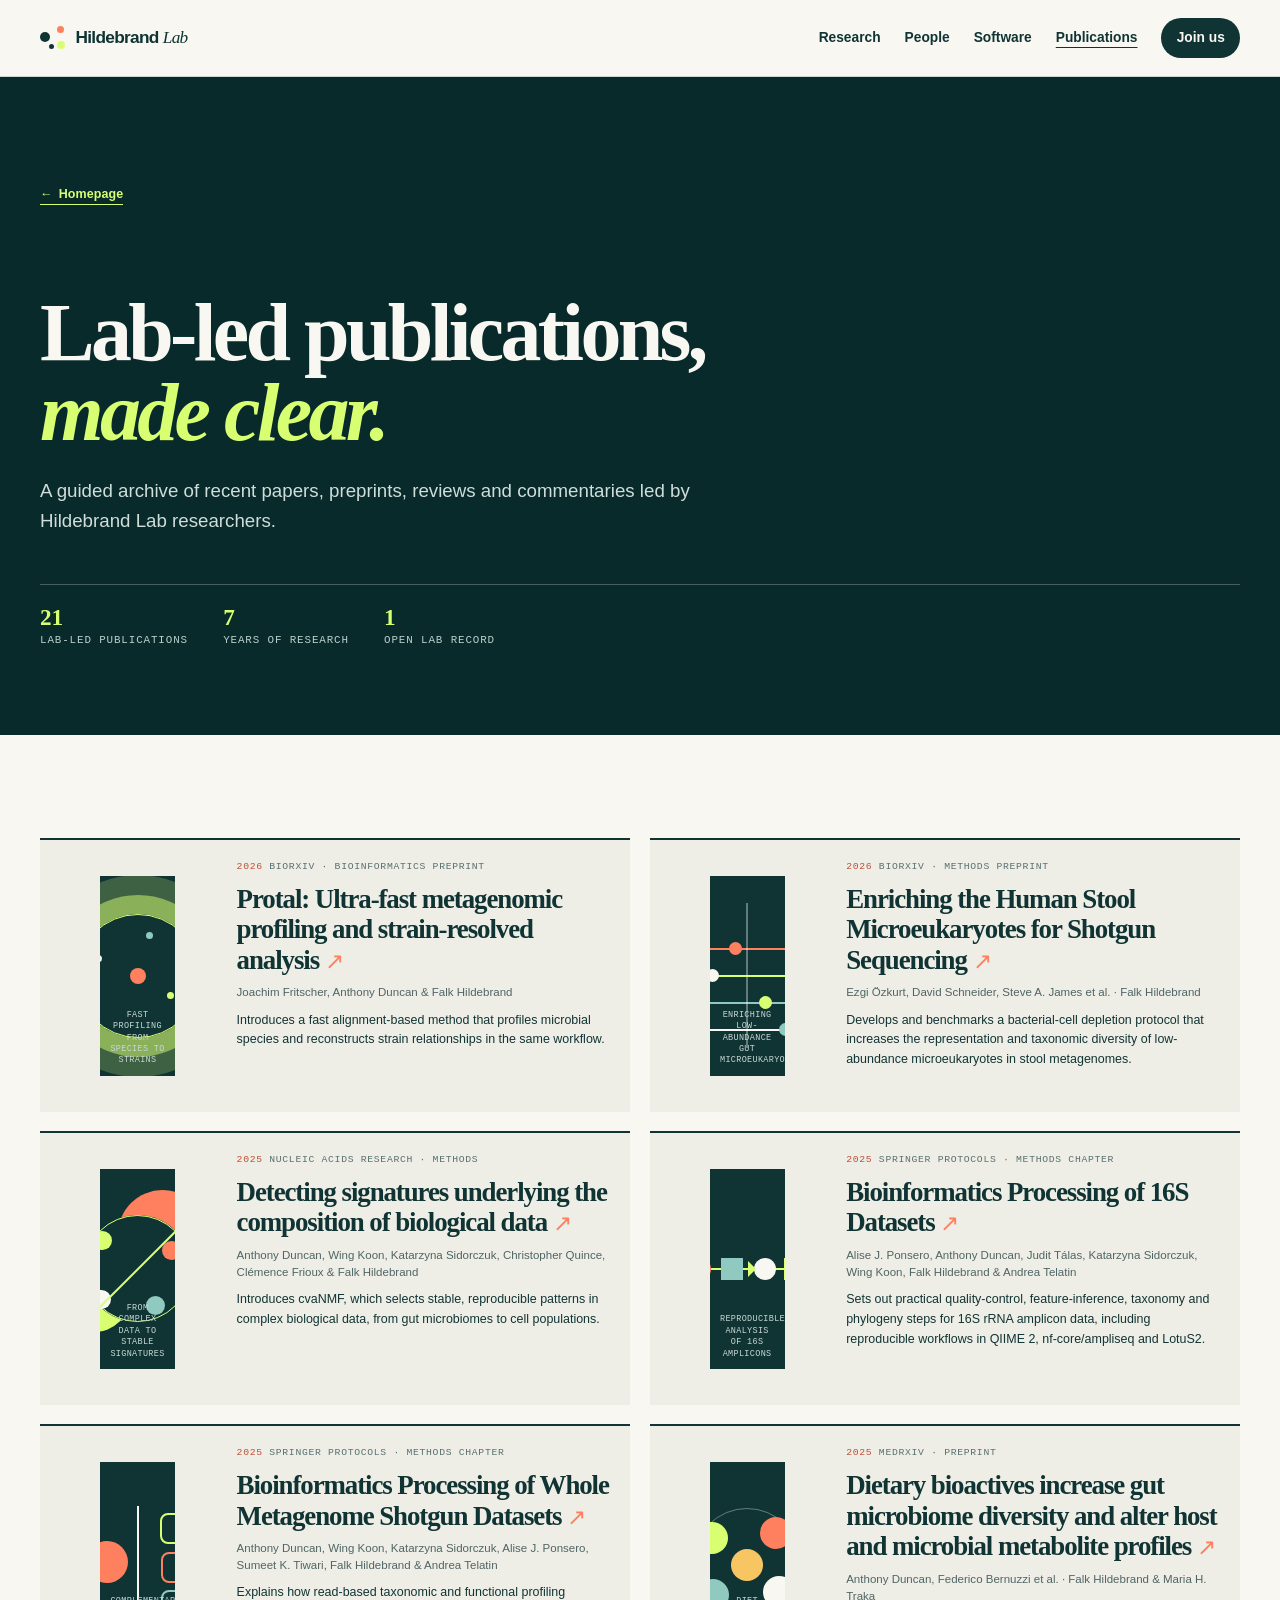
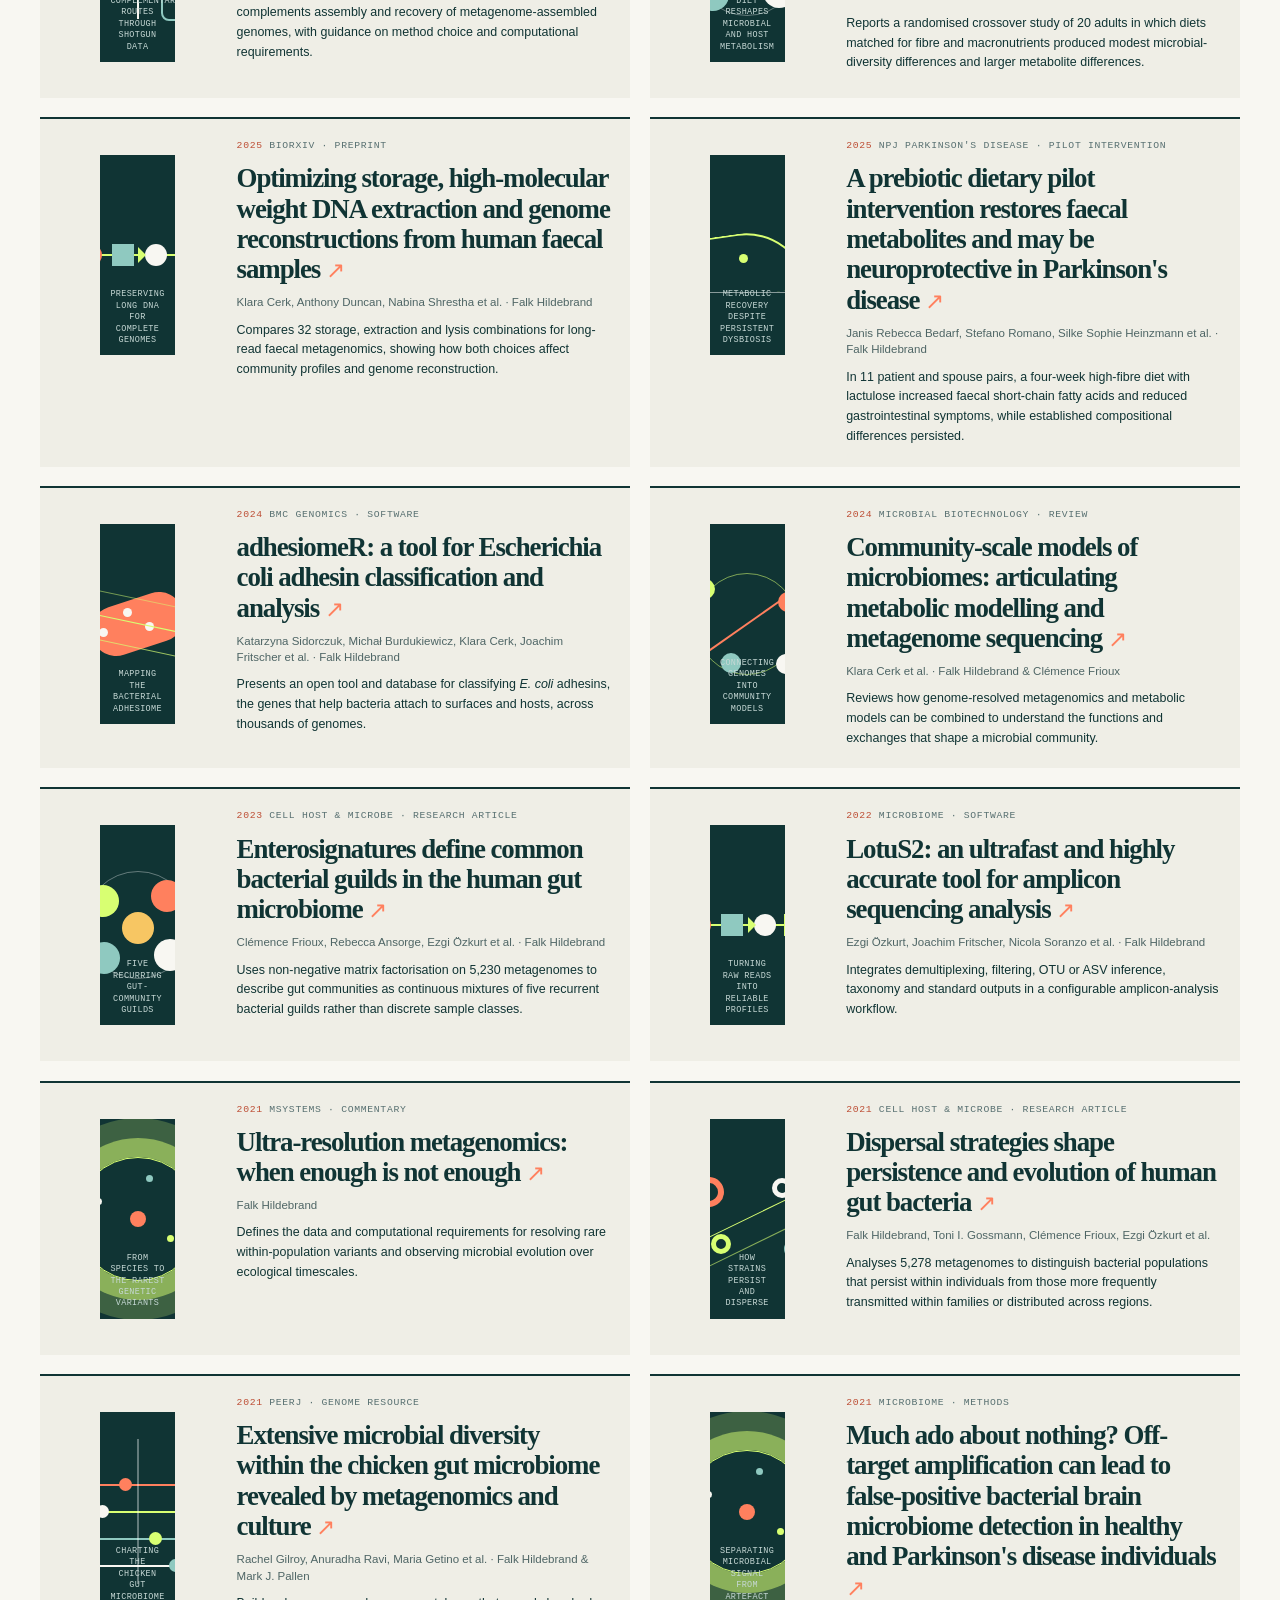
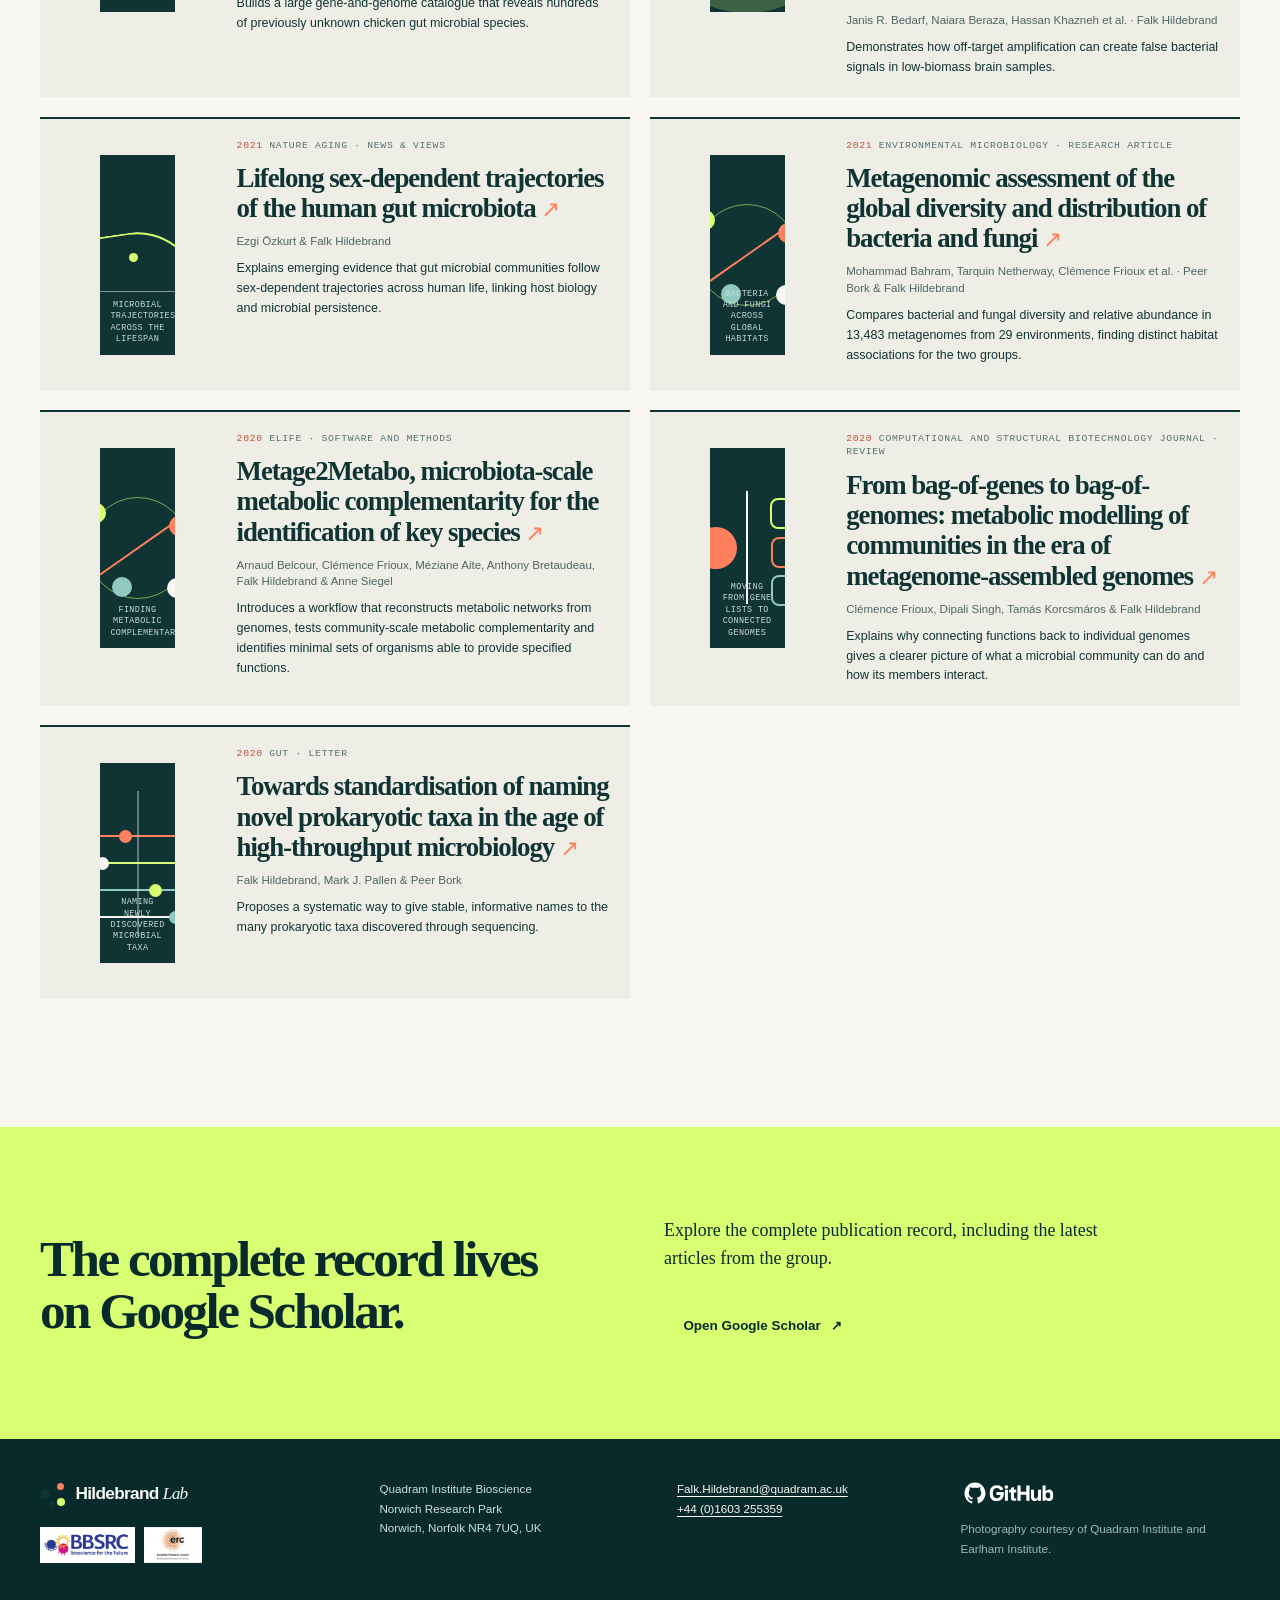
<file: publications.html>
<!doctype html>
<html lang="en-GB">
  <head>
    <meta charset="utf-8" />
    <meta name="viewport" content="width=device-width, initial-scale=1" />
    <meta name="description" content="Hildebrand Lab-led publications." />
    <meta name="theme-color" content="#0b3434" />
    <meta property="og:title" content="Hildebrand Lab | Publication archive" />
    <meta property="og:description" content="Hildebrand Lab-led publications." />
    <meta property="og:type" content="website" />
    <meta property="og:image" content="assets/images/og.png" />
    <meta name="twitter:card" content="summary_large_image" />
    <title>Hildebrand Lab | Publication archive</title>
    <link rel="stylesheet" href="styles.css" />
    <script defer src="script.js"></script>
  </head>
  <body>
    <a class="skip-link" href="#main">Skip to content</a>

    <header class="site-header">
      <div class="shell header-inner">
        <a class="brand" href="index.html" aria-label="Hildebrand Lab, home">
          <span class="brand-mark" aria-hidden="true"><i></i><i></i><i></i><i></i></span>
          <span>Hildebrand <em>Lab</em></span>
        </a>
        <button class="menu-button" type="button" aria-expanded="false" aria-controls="site-nav">
          <span class="menu-open">Menu</span><span class="menu-close">Close</span>
        </button>
        <nav class="site-nav" id="site-nav" aria-label="Main navigation"> <a href="research.html">Research</a> <a href="people.html">People</a> <a href="software.html">Software</a> <a href="publications.html" aria-current="page">Publications</a> <a class="nav-cta" href="join-us.html">Join us</a></nav>
      </div>
    </header>

    <main id="main">
      <section class="archive-hero" id="top" aria-labelledby="archive-title">
        <div class="shell">
          <a class="archive-back" href="index.html">Homepage</a>
          <h1 id="archive-title">Lab-led publications, <span>made clear.</span></h1>
          <p class="archive-lede">A guided archive of recent papers, preprints, reviews and commentaries led by Hildebrand Lab researchers.</p>
          <div class="archive-stats" aria-label="Archive summary"><span><b>21</b> lab-led publications</span><span><b>7</b> years of research</span><span><b>1</b> open lab record</span></div>
        </div>
      </section>

      <section class="archive-section section" aria-label="Lab-led publications">
        <div class="shell archive-list">
          <article class="publication-card">
            <figure class="concept concept-resolution" role="img" aria-label="Concept diagram of metagenomic reads resolving into species and strain-level profiles"><span></span><span></span><span></span><figcaption>Fast profiling from species to strains</figcaption></figure>
            <div class="publication-content"><p class="pub-kicker"><span>2026</span> bioRxiv · Bioinformatics preprint</p><h2><a href="https://www.biorxiv.org/content/10.64898/2026.08.03.742433v1" target="_blank" rel="noreferrer">Protal: Ultra-fast metagenomic profiling and strain-resolved analysis <b aria-hidden="true">↗</b></a></h2><p class="pub-authors">Joachim Fritscher, Anthony Duncan &amp; Falk Hildebrand</p><p>Introduces a fast alignment-based method that profiles microbial species and reconstructs strain relationships in the same workflow.</p></div>
          </article>
          <article class="publication-card">
            <figure class="concept concept-taxonomy" role="img" aria-label="Concept diagram of bacterial cells being depleted to enrich microeukaryotic DNA before sequencing"><span></span><span></span><span></span><span></span><figcaption>Enriching low-abundance gut microeukaryotes</figcaption></figure>
            <div class="publication-content"><p class="pub-kicker"><span>2026</span> bioRxiv · Methods preprint</p><h2><a href="https://doi.org/10.64898/2026.06.24.734237" target="_blank" rel="noreferrer">Enriching the Human Stool Microeukaryotes for Shotgun Sequencing <b aria-hidden="true">↗</b></a></h2><p class="pub-authors">Ezgi Özkurt, David Schneider, Steve A. James et al. · Falk Hildebrand</p><p>Develops and benchmarks a bacterial-cell depletion protocol that increases the representation and taxonomic diversity of low-abundance microeukaryotes in stool metagenomes.</p></div>
          </article>
          <article class="publication-card">
            <figure class="concept concept-signatures" role="img" aria-label="Concept diagram showing multiple data patterns resolving into a small number of stable signatures"><span></span><span></span><span></span><span></span><figcaption>From complex data to stable signatures</figcaption></figure>
            <div class="publication-content"><p class="pub-kicker"><span>2025</span> Nucleic Acids Research · Methods</p><h2><a href="https://doi.org/10.1093/nar/gkaf1388" target="_blank" rel="noreferrer">Detecting signatures underlying the composition of biological data <b aria-hidden="true">↗</b></a></h2><p class="pub-authors">Anthony Duncan, Wing Koon, Katarzyna Sidorczuk, Christopher Quince, Clémence Frioux &amp; Falk Hildebrand</p><p>Introduces cvaNMF, which selects stable, reproducible patterns in complex biological data, from gut microbiomes to cell populations.</p></div>
          </article>
          <article class="publication-card">
            <figure class="concept concept-pipeline" role="img" aria-label="Concept diagram of amplicon reads passing through quality control and taxonomic analysis"><span></span><span></span><span></span><span></span><figcaption>Reproducible analysis of 16S amplicons</figcaption></figure>
            <div class="publication-content"><p class="pub-kicker"><span>2025</span> Springer Protocols · Methods chapter</p><h2><a href="https://doi.org/10.1007/978-1-0716-5009-7_10" target="_blank" rel="noreferrer">Bioinformatics Processing of 16S Datasets <b aria-hidden="true">↗</b></a></h2><p class="pub-authors">Alise J. Ponsero, Anthony Duncan, Judit Tálas, Katarzyna Sidorczuk, Wing Koon, Falk Hildebrand &amp; Andrea Telatin</p><p>Sets out practical quality-control, feature-inference, taxonomy and phylogeny steps for 16S rRNA amplicon data, including reproducible workflows in QIIME 2, nf-core/ampliseq and LotuS2.</p></div>
          </article>
          <article class="publication-card">
            <figure class="concept concept-bag" role="img" aria-label="Concept diagram comparing read-based profiling with assembly and recovery of metagenome-assembled genomes"><span></span><span></span><span></span><figcaption>Complementary routes through shotgun data</figcaption></figure>
            <div class="publication-content"><p class="pub-kicker"><span>2025</span> Springer Protocols · Methods chapter</p><h2><a href="https://doi.org/10.1007/978-1-0716-5009-7_11" target="_blank" rel="noreferrer">Bioinformatics Processing of Whole Metagenome Shotgun Datasets <b aria-hidden="true">↗</b></a></h2><p class="pub-authors">Anthony Duncan, Wing Koon, Katarzyna Sidorczuk, Alise J. Ponsero, Sumeet K. Tiwari, Falk Hildebrand &amp; Andrea Telatin</p><p>Explains how read-based taxonomic and functional profiling complements assembly and recovery of metagenome-assembled genomes, with guidance on method choice and computational requirements.</p></div>
          </article>
          <article class="publication-card">
            <figure class="concept concept-guilds" role="img" aria-label="Concept diagram of dietary inputs changing microbial diversity and metabolite profiles"><span></span><span></span><span></span><span></span><span></span><figcaption>Diet reshapes microbial and host metabolism</figcaption></figure>
            <div class="publication-content"><p class="pub-kicker"><span>2025</span> medRxiv · Preprint</p><h2><a href="https://doi.org/10.1101/2025.10.16.25338140" target="_blank" rel="noreferrer">Dietary bioactives increase gut microbiome diversity and alter host and microbial metabolite profiles <b aria-hidden="true">↗</b></a></h2><p class="pub-authors">Anthony Duncan, Federico Bernuzzi et al. · Falk Hildebrand &amp; Maria H. Traka</p><p>Reports a randomised crossover study of 20 adults in which diets matched for fibre and macronutrients produced modest microbial-diversity differences and larger metabolite differences.</p></div>
          </article>
          <article class="publication-card">
            <figure class="concept concept-pipeline" role="img" aria-label="Concept diagram of faecal sample storage and DNA extraction leading to reconstructed genomes"><span></span><span></span><span></span><span></span><figcaption>Preserving long DNA for complete genomes</figcaption></figure>
            <div class="publication-content"><p class="pub-kicker"><span>2025</span> bioRxiv · Preprint</p><h2><a href="https://doi.org/10.1101/2025.08.27.672560" target="_blank" rel="noreferrer">Optimizing storage, high-molecular weight DNA extraction and genome reconstructions from human faecal samples <b aria-hidden="true">↗</b></a></h2><p class="pub-authors">Klara Cerk, Anthony Duncan, Nabina Shrestha et al. · Falk Hildebrand</p><p>Compares 32 storage, extraction and lysis combinations for long-read faecal metagenomics, showing how both choices affect community profiles and genome reconstruction.</p></div>
          </article>
          <article class="publication-card">
            <figure class="concept concept-lifespan" role="img" aria-label="Concept diagram of a dietary intervention restoring metabolites while microbiome composition remains altered"><span></span><span></span><span></span><figcaption>Metabolic recovery despite persistent dysbiosis</figcaption></figure>
            <div class="publication-content"><p class="pub-kicker"><span>2025</span> npj Parkinson's Disease · Pilot intervention</p><h2><a href="https://doi.org/10.1038/s41531-025-00885-5" target="_blank" rel="noreferrer">A prebiotic dietary pilot intervention restores faecal metabolites and may be neuroprotective in Parkinson's disease <b aria-hidden="true">↗</b></a></h2><p class="pub-authors">Janis Rebecca Bedarf, Stefano Romano, Silke Sophie Heinzmann et al. · Falk Hildebrand</p><p>In 11 patient and spouse pairs, a four-week high-fibre diet with lactulose increased faecal short-chain fatty acids and reduced gastrointestinal symptoms, while established compositional differences persisted.</p></div>
          </article>
          <article class="publication-card">
            <figure class="concept concept-adhesion" role="img" aria-label="Concept diagram of a bacterial cell connecting to host surfaces"><span></span><span></span><span></span><figcaption>Mapping the bacterial adhesiome</figcaption></figure>
            <div class="publication-content"><p class="pub-kicker"><span>2024</span> BMC Genomics · Software</p><h2><a href="https://doi.org/10.1186/s12864-024-10525-6" target="_blank" rel="noreferrer">adhesiomeR: a tool for Escherichia coli adhesin classification and analysis <b aria-hidden="true">↗</b></a></h2><p class="pub-authors">Katarzyna Sidorczuk, Michał Burdukiewicz, Klara Cerk, Joachim Fritscher et al. · Falk Hildebrand</p><p>Presents an open tool and database for classifying <em>E. coli</em> adhesins, the genes that help bacteria attach to surfaces and hosts, across thousands of genomes.</p></div>
          </article>
          <article class="publication-card">
            <figure class="concept concept-network" role="img" aria-label="Concept diagram of microbial genome nodes connected by metabolic exchanges"><span></span><span></span><span></span><span></span><figcaption>Connecting genomes into community models</figcaption></figure>
            <div class="publication-content"><p class="pub-kicker"><span>2024</span> Microbial Biotechnology · Review</p><h2><a href="https://doi.org/10.1111/1751-7915.14396" target="_blank" rel="noreferrer">Community-scale models of microbiomes: articulating metabolic modelling and metagenome sequencing <b aria-hidden="true">↗</b></a></h2><p class="pub-authors">Klara Cerk et al. · Falk Hildebrand &amp; Clémence Frioux</p><p>Reviews how genome-resolved metagenomics and metabolic models can be combined to understand the functions and exchanges that shape a microbial community.</p></div>
          </article>
          <article class="publication-card">
            <figure class="concept concept-guilds" role="img" aria-label="Concept diagram of five distinct microbial guilds overlapping in a community"><span></span><span></span><span></span><span></span><span></span><figcaption>Five recurring gut-community guilds</figcaption></figure>
            <div class="publication-content"><p class="pub-kicker"><span>2023</span> Cell Host &amp; Microbe · Research article</p><h2><a href="https://doi.org/10.1016/j.chom.2023.05.024" target="_blank" rel="noreferrer">Enterosignatures define common bacterial guilds in the human gut microbiome <b aria-hidden="true">↗</b></a></h2><p class="pub-authors">Clémence Frioux, Rebecca Ansorge, Ezgi Özkurt et al. · Falk Hildebrand</p><p>Uses non-negative matrix factorisation on 5,230 metagenomes to describe gut communities as continuous mixtures of five recurrent bacterial guilds rather than discrete sample classes.</p></div>
          </article>
          <article class="publication-card">
            <figure class="concept concept-pipeline" role="img" aria-label="Concept diagram of sequencing reads flowing through a processing pipeline into a microbial community profile"><span></span><span></span><span></span><span></span><figcaption>Turning raw reads into reliable profiles</figcaption></figure>
            <div class="publication-content"><p class="pub-kicker"><span>2022</span> Microbiome · Software</p><h2><a href="https://doi.org/10.1186/s40168-022-01365-1" target="_blank" rel="noreferrer">LotuS2: an ultrafast and highly accurate tool for amplicon sequencing analysis <b aria-hidden="true">↗</b></a></h2><p class="pub-authors">Ezgi Özkurt, Joachim Fritscher, Nicola Soranzo et al. · Falk Hildebrand</p><p>Integrates demultiplexing, filtering, OTU or ASV inference, taxonomy and standard outputs in a configurable amplicon-analysis workflow.</p></div>
          </article>
          <article class="publication-card">
            <figure class="concept concept-resolution" role="img" aria-label="Concept diagram of progressively magnified microbial genetic variation"><span></span><span></span><span></span><figcaption>From species to the rarest genetic variants</figcaption></figure>
            <div class="publication-content"><p class="pub-kicker"><span>2021</span> mSystems · Commentary</p><h2><a href="https://doi.org/10.1128/mSystems.00881-21" target="_blank" rel="noreferrer">Ultra-resolution metagenomics: when enough is not enough <b aria-hidden="true">↗</b></a></h2><p class="pub-authors">Falk Hildebrand</p><p>Defines the data and computational requirements for resolving rare within-population variants and observing microbial evolution over ecological timescales.</p></div>
          </article>
          <article class="publication-card">
            <figure class="concept concept-dispersal" role="img" aria-label="Concept diagram of bacterial strains moving among people, families and geographic regions"><span></span><span></span><span></span><span></span><figcaption>How strains persist and disperse</figcaption></figure>
            <div class="publication-content"><p class="pub-kicker"><span>2021</span> Cell Host &amp; Microbe · Research article</p><h2><a href="https://doi.org/10.1016/j.chom.2021.05.008" target="_blank" rel="noreferrer">Dispersal strategies shape persistence and evolution of human gut bacteria <b aria-hidden="true">↗</b></a></h2><p class="pub-authors">Falk Hildebrand, Toni I. Gossmann, Clémence Frioux, Ezgi Özkurt et al.</p><p>Analyses 5,278 metagenomes to distinguish bacterial populations that persist within individuals from those more frequently transmitted within families or distributed across regions.</p></div>
          </article>
          <article class="publication-card">
            <figure class="concept concept-taxonomy" role="img" aria-label="Concept diagram of chicken gut samples expanding into a catalogue of microbial genomes"><span></span><span></span><span></span><span></span><figcaption>Charting the chicken gut microbiome</figcaption></figure>
            <div class="publication-content"><p class="pub-kicker"><span>2021</span> PeerJ · Genome resource</p><h2><a href="https://doi.org/10.7717/peerj.10941" target="_blank" rel="noreferrer">Extensive microbial diversity within the chicken gut microbiome revealed by metagenomics and culture <b aria-hidden="true">↗</b></a></h2><p class="pub-authors">Rachel Gilroy, Anuradha Ravi, Maria Getino et al. · Falk Hildebrand &amp; Mark J. Pallen</p><p>Builds a large gene-and-genome catalogue that reveals hundreds of previously unknown chicken gut microbial species.</p></div>
          </article>
          <article class="publication-card">
            <figure class="concept concept-resolution" role="img" aria-label="Concept diagram of non-target DNA being separated from a putative bacterial signal"><span></span><span></span><span></span><figcaption>Separating microbial signal from artefact</figcaption></figure>
            <div class="publication-content"><p class="pub-kicker"><span>2021</span> Microbiome · Methods</p><h2><a href="https://doi.org/10.1186/s40168-021-01012-1" target="_blank" rel="noreferrer">Much ado about nothing? Off-target amplification can lead to false-positive bacterial brain microbiome detection in healthy and Parkinson's disease individuals <b aria-hidden="true">↗</b></a></h2><p class="pub-authors">Janis R. Bedarf, Naiara Beraza, Hassan Khazneh et al. · Falk Hildebrand</p><p>Demonstrates how off-target amplification can create false bacterial signals in low-biomass brain samples.</p></div>
          </article>
          <article class="publication-card">
            <figure class="concept concept-lifespan" role="img" aria-label="Concept diagram of microbial trajectories across the human lifespan"><span></span><span></span><span></span><figcaption>Microbial trajectories across the lifespan</figcaption></figure>
            <div class="publication-content"><p class="pub-kicker"><span>2021</span> Nature Aging · News &amp; Views</p><h2><a href="https://doi.org/10.1038/s43587-020-00019-x" target="_blank" rel="noreferrer">Lifelong sex-dependent trajectories of the human gut microbiota <b aria-hidden="true">↗</b></a></h2><p class="pub-authors">Ezgi Özkurt &amp; Falk Hildebrand</p><p>Explains emerging evidence that gut microbial communities follow sex-dependent trajectories across human life, linking host biology and microbial persistence.</p></div>
          </article>
          <article class="publication-card">
            <figure class="concept concept-network" role="img" aria-label="Concept diagram comparing bacterial and fungal communities across many habitats"><span></span><span></span><span></span><span></span><figcaption>Bacteria and fungi across global habitats</figcaption></figure>
            <div class="publication-content"><p class="pub-kicker"><span>2021</span> Environmental Microbiology · Research article</p><h2><a href="https://doi.org/10.1111/1462-2920.15314" target="_blank" rel="noreferrer">Metagenomic assessment of the global diversity and distribution of bacteria and fungi <b aria-hidden="true">↗</b></a></h2><p class="pub-authors">Mohammad Bahram, Tarquin Netherway, Clémence Frioux et al. · Peer Bork &amp; Falk Hildebrand</p><p>Compares bacterial and fungal diversity and relative abundance in 13,483 metagenomes from 29 environments, finding distinct habitat associations for the two groups.</p></div>
          </article>
          <article class="publication-card">
            <figure class="concept concept-network" role="img" aria-label="Concept diagram showing microbial genomes linked by complementary metabolic functions"><span></span><span></span><span></span><span></span><figcaption>Finding metabolic complementarity</figcaption></figure>
            <div class="publication-content"><p class="pub-kicker"><span>2020</span> eLife · Software and methods</p><h2><a href="https://doi.org/10.7554/eLife.61968" target="_blank" rel="noreferrer">Metage2Metabo, microbiota-scale metabolic complementarity for the identification of key species <b aria-hidden="true">↗</b></a></h2><p class="pub-authors">Arnaud Belcour, Clémence Frioux, Méziane Aite, Anthony Bretaudeau, Falk Hildebrand &amp; Anne Siegel</p><p>Introduces a workflow that reconstructs metabolic networks from genomes, tests community-scale metabolic complementarity and identifies minimal sets of organisms able to provide specified functions.</p></div>
          </article>
          <article class="publication-card">
            <figure class="concept concept-bag" role="img" aria-label="Concept diagram comparing a collection of genes with connected individual genomes"><span></span><span></span><span></span><figcaption>Moving from gene lists to connected genomes</figcaption></figure>
            <div class="publication-content"><p class="pub-kicker"><span>2020</span> Computational and Structural Biotechnology Journal · Review</p><h2><a href="https://doi.org/10.1016/j.csbj.2020.06.028" target="_blank" rel="noreferrer">From bag-of-genes to bag-of-genomes: metabolic modelling of communities in the era of metagenome-assembled genomes <b aria-hidden="true">↗</b></a></h2><p class="pub-authors">Clémence Frioux, Dipali Singh, Tamás Korcsmáros &amp; Falk Hildebrand</p><p>Explains why connecting functions back to individual genomes gives a clearer picture of what a microbial community can do and how its members interact.</p></div>
          </article>
          <article class="publication-card">
            <figure class="concept concept-taxonomy" role="img" aria-label="Concept diagram of unnamed genome-derived microbes receiving consistent taxonomic names"><span></span><span></span><span></span><span></span><figcaption>Naming newly discovered microbial taxa</figcaption></figure>
            <div class="publication-content"><p class="pub-kicker"><span>2020</span> Gut · Letter</p><h2><a href="https://doi.org/10.1136/gutjnl-2019-319045" target="_blank" rel="noreferrer">Towards standardisation of naming novel prokaryotic taxa in the age of high-throughput microbiology <b aria-hidden="true">↗</b></a></h2><p class="pub-authors">Falk Hildebrand, Mark J. Pallen &amp; Peer Bork</p><p>Proposes a systematic way to give stable, informative names to the many prokaryotic taxa discovered through sequencing.</p></div>
          </article>
        </div>
      </section>

      <section class="archive-cta" aria-labelledby="archive-cta-title"><div class="shell archive-cta-layout"><div><h2 id="archive-cta-title">The complete record lives on Google Scholar.</h2></div><div><p>Explore the complete publication record, including the latest articles from the group.</p><a class="button button-primary" href="https://scholar.google.com/citations?user=VTfzjTgAAAAJ&amp;hl=en&amp;sortby=pubdate" target="_blank" rel="noreferrer">Open Google Scholar <span aria-hidden="true">↗</span></a></div></div></section>
    </main>

    <footer class="site-footer">
      <div class="shell footer-grid">
        <div class="footer-branding"><a class="brand" href="#top" aria-label="Back to top"><span class="brand-mark" aria-hidden="true"><i></i><i></i><i></i><i></i></span><span>Hildebrand <em>Lab</em></span></a><div class="funder-logos" aria-label="Research funders"><span class="funder-logo funder-logo-bbsrc"><img src="assets/images/bbsrc.webp" alt="BBSRC" /></span><span class="funder-logo funder-logo-erc"><img src="assets/images/ERC.webp" alt="European Research Council" /></span></div></div>
        <address>Quadram Institute Bioscience<br />Norwich Research Park<br />Norwich, Norfolk NR4 7UQ, UK</address>
        <div><a href="mailto:Falk.Hildebrand@quadram.ac.uk">Falk.Hildebrand@quadram.ac.uk</a><br /><a href="tel:+441603255359">+44 (0)1603 255359</a></div>
        <div class="footer-meta"><a href="https://github.com/hildebra" target="_blank" rel="noreferrer" aria-label="GitHub"><img class="github-logo" src="assets/images/github.svg" alt="GitHub" /></a><span>Photography courtesy of Quadram Institute and Earlham Institute.</span></div>
      </div>
    </footer>
  </body>
</html>
</file>
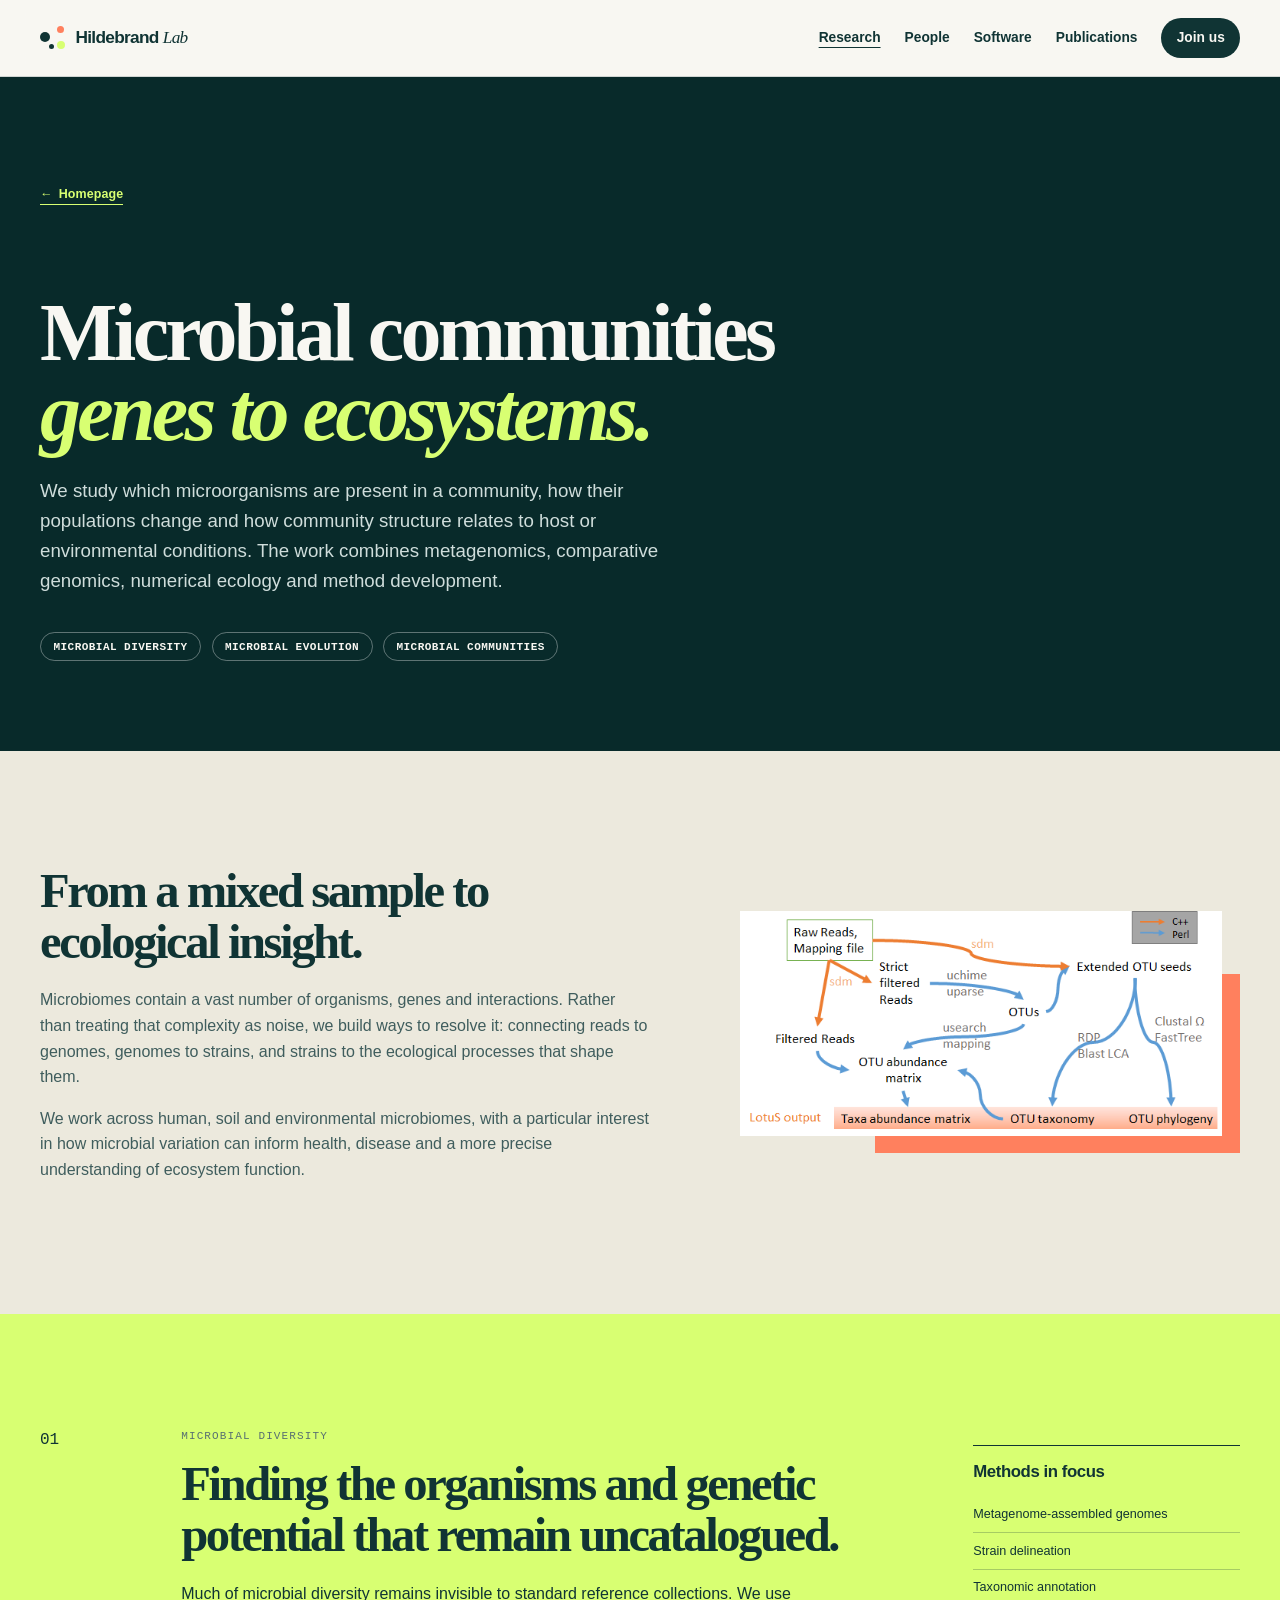
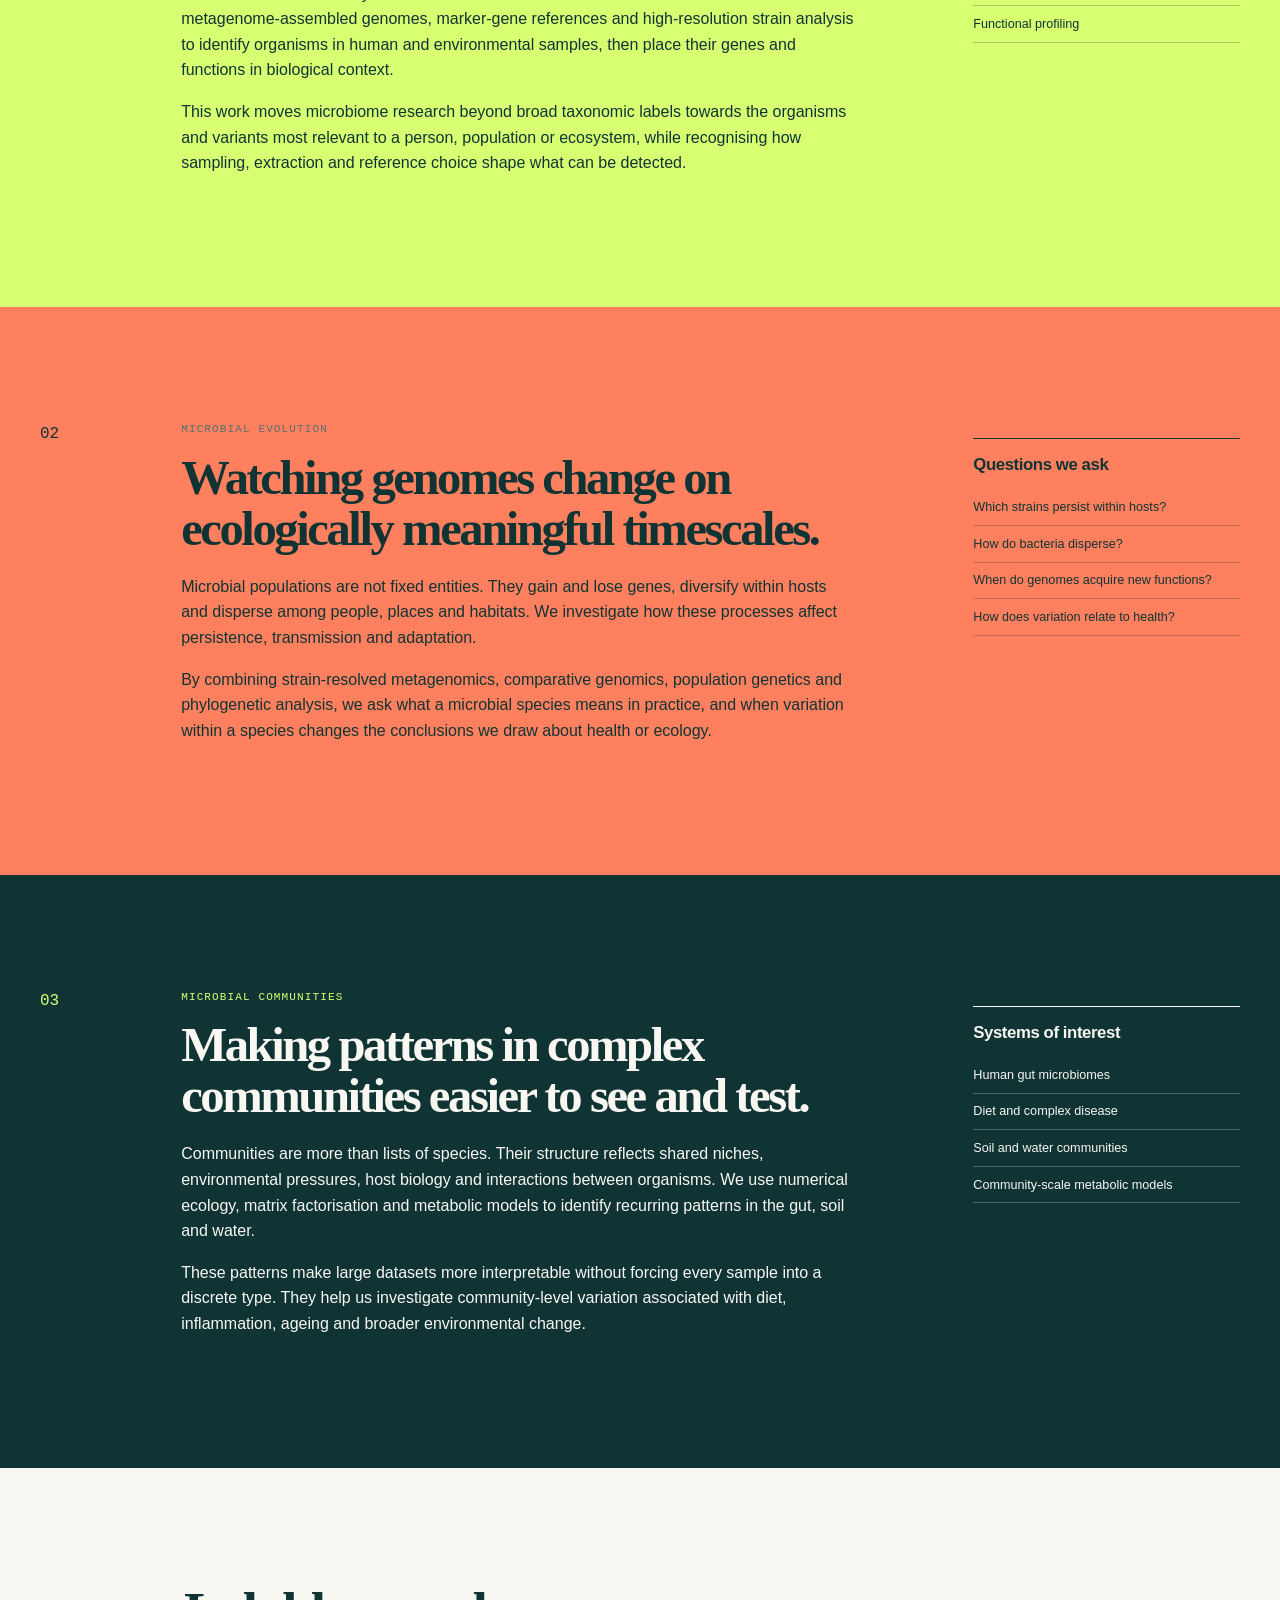
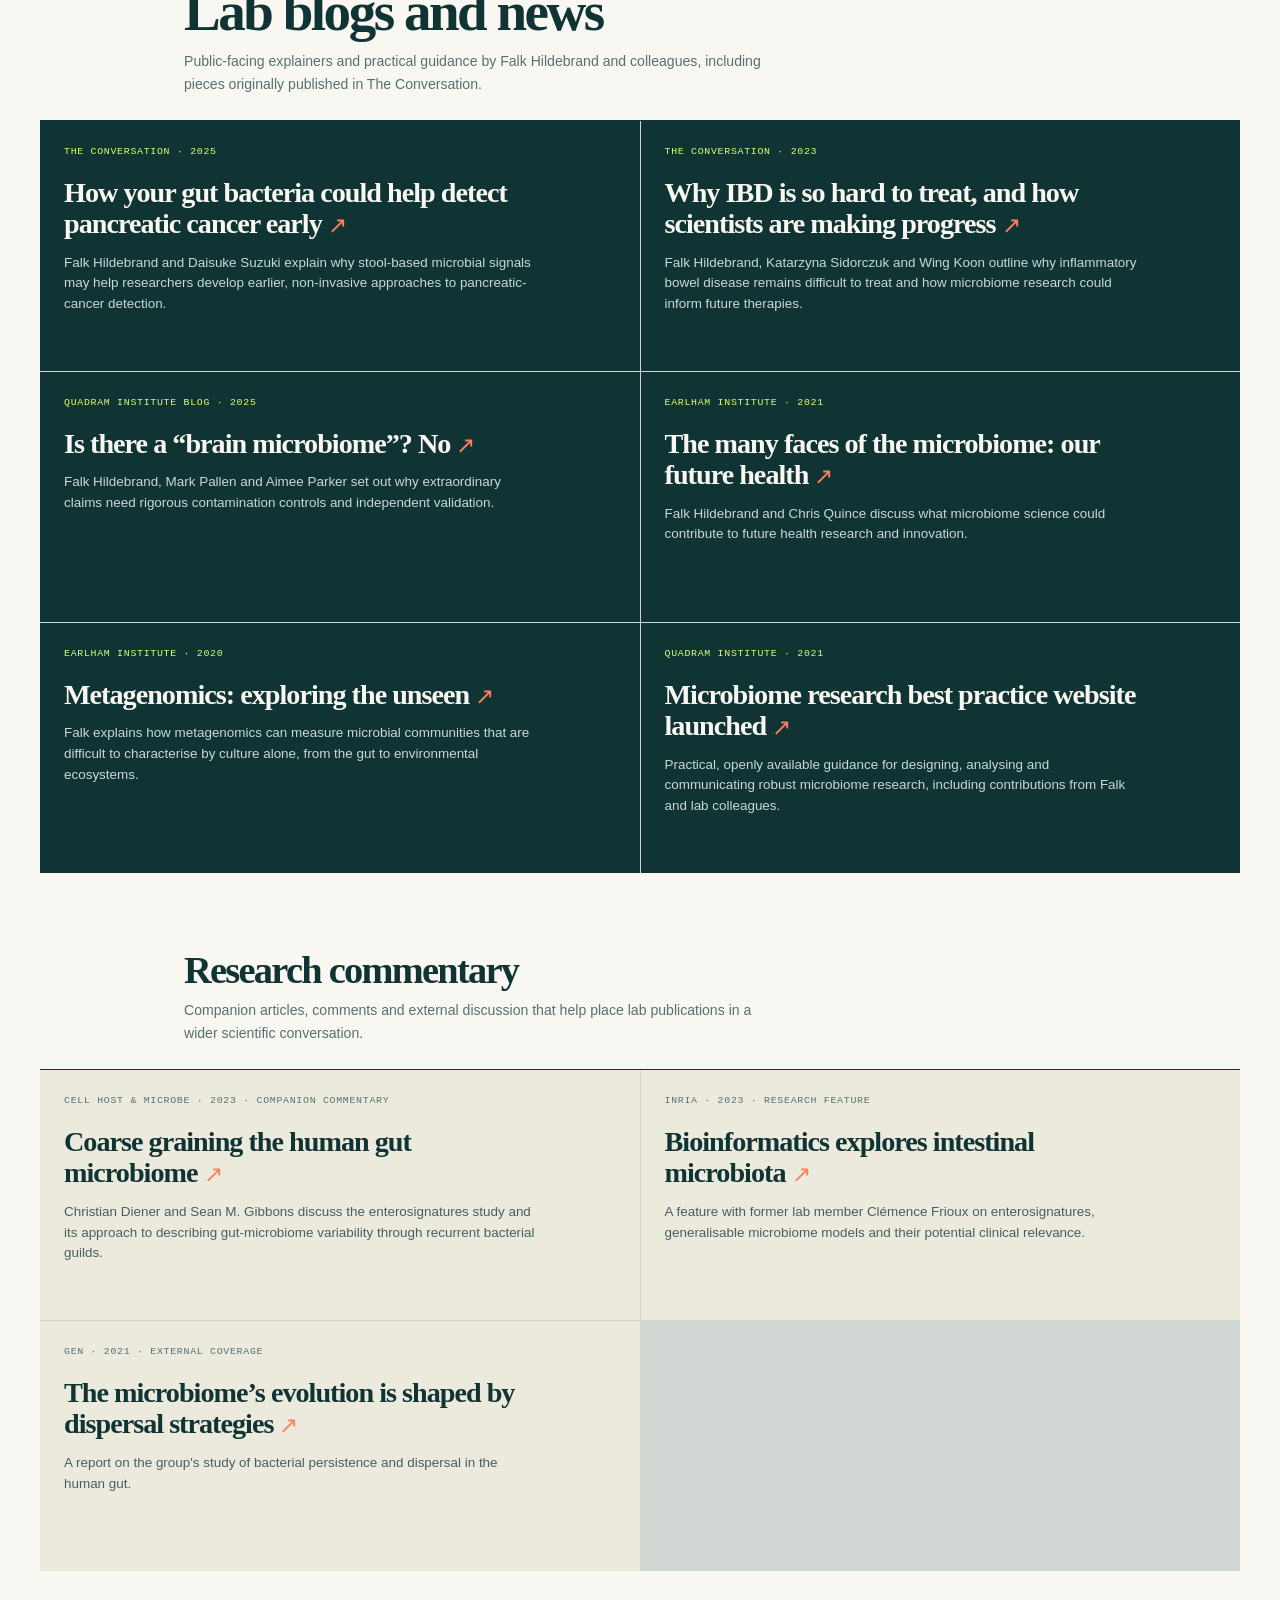
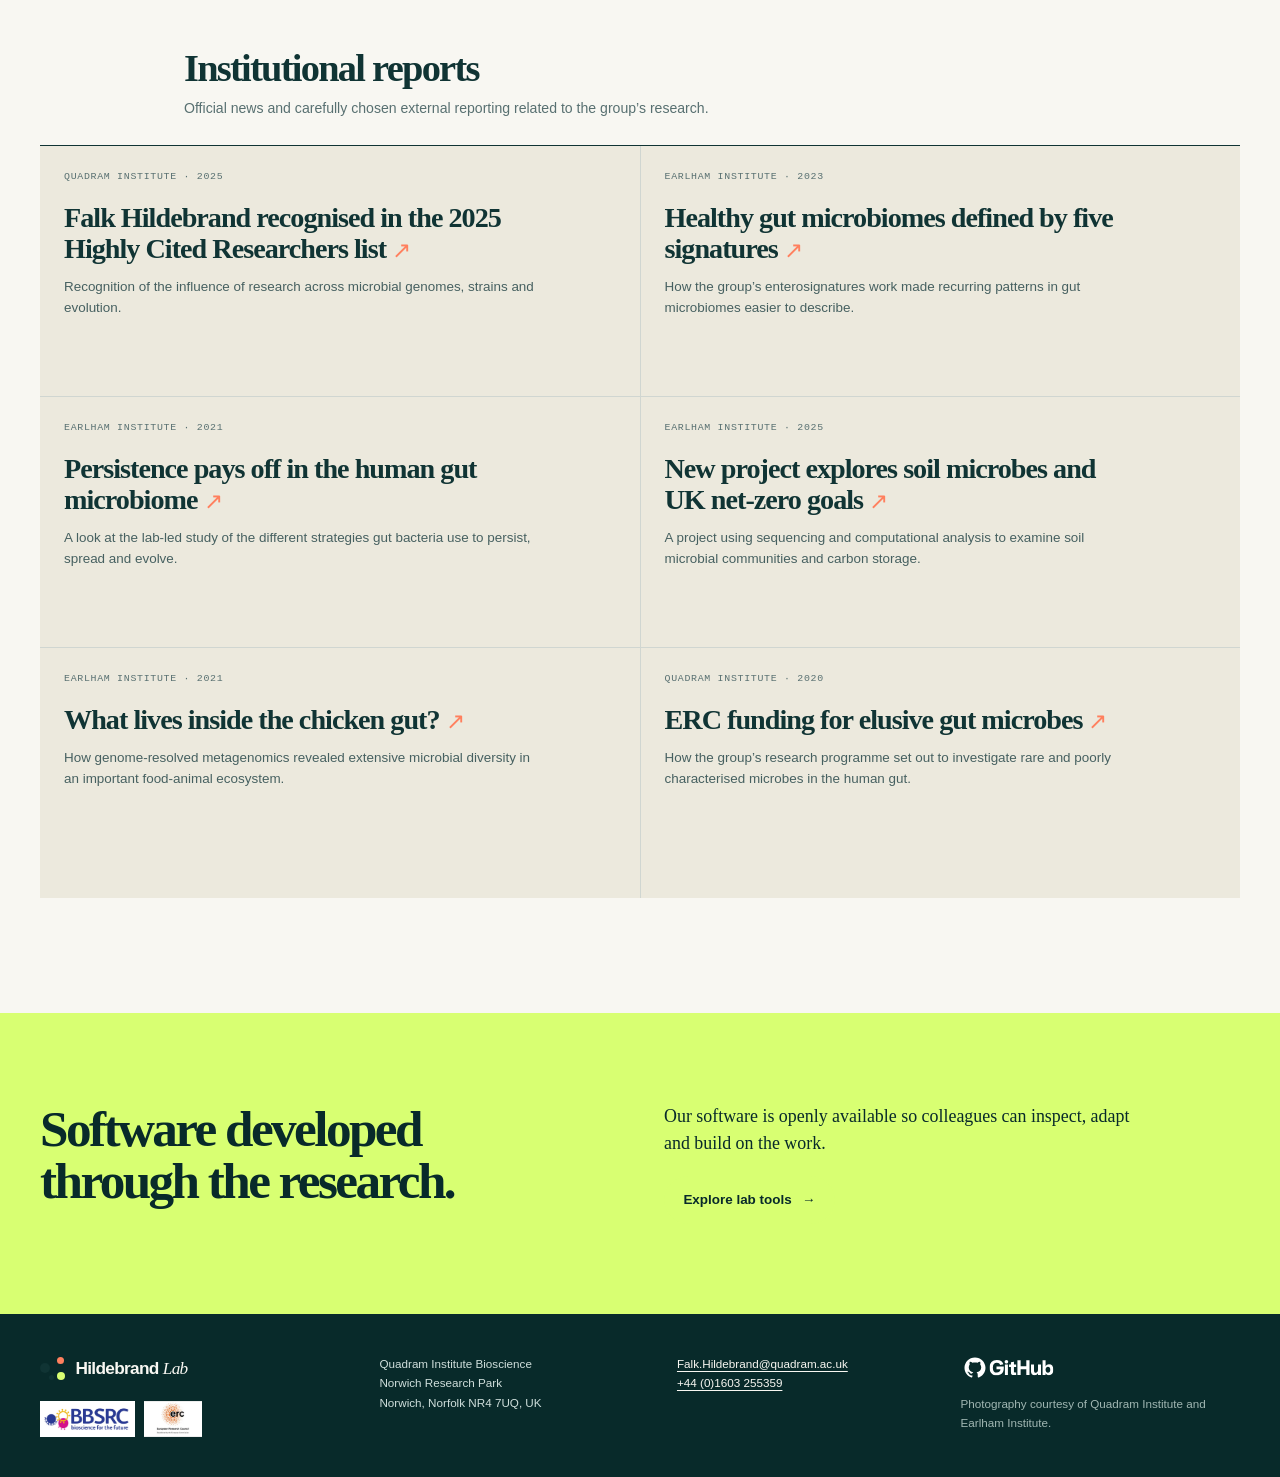
<file: research.html>
<!doctype html>
<html lang="en-GB">
  <head>
    <meta charset="utf-8" />
    <meta name="viewport" content="width=device-width, initial-scale=1" />
    <meta name="description" content="Research themes and methods in microbial ecology, evolution, metagenomics and genome-resolved microbiology." />
    <meta name="theme-color" content="#0b3434" />
    <meta property="og:title" content="Hildebrand Lab | Research" />
    <meta property="og:description" content="Research themes and methods in microbial ecology, evolution, metagenomics and genome-resolved microbiology." />
    <meta property="og:type" content="website" />
    <meta property="og:image" content="assets/images/og.png" />
    <meta name="twitter:card" content="summary_large_image" />
    <title>Hildebrand Lab | Research</title>
    <link rel="stylesheet" href="styles.css" />
    <script defer src="script.js"></script>
  </head>
  <body class="detail-page">
    <a class="skip-link" href="#main">Skip to content</a>

    <header class="site-header">
      <div class="shell header-inner">
        <a class="brand" href="index.html" aria-label="Hildebrand Lab, home"><span class="brand-mark" aria-hidden="true"><i></i><i></i><i></i><i></i></span><span>Hildebrand <em>Lab</em></span></a>
        <button class="menu-button" type="button" aria-expanded="false" aria-controls="site-nav"><span class="menu-open">Menu</span><span class="menu-close">Close</span></button>
        <nav class="site-nav" id="site-nav" aria-label="Main navigation"> <a href="research.html" aria-current="page">Research</a> <a href="people.html">People</a> <a href="software.html">Software</a> <a href="publications.html">Publications</a> <a class="nav-cta" href="join-us.html">Join us</a></nav>
      </div>
    </header>
    <main id="main">
      <section class="detail-hero research-hero" id="top" aria-labelledby="research-page-title">
        <div class="shell">
          <a class="archive-back" href="index.html">Homepage</a>
          <h1 id="research-page-title">Microbial communities<br /><span>genes to ecosystems.</span></h1>
          <p class="archive-lede">We study which microorganisms are present in a community, how their populations change and how community structure relates to host or environmental conditions. The work combines metagenomics, comparative genomics, numerical ecology and method development.</p>
          <nav class="detail-jump" aria-label="Research themes"><a href="#diversity">Microbial diversity</a><a href="#evolution">Microbial evolution</a><a href="#communities">Microbial communities</a></nav>
        </div>
      </section>

      <section class="detail-section detail-overview" aria-labelledby="research-approach-title">
        <div class="shell detail-split">
          <div><h2 id="research-approach-title">From a mixed sample to ecological insight.</h2><p>Microbiomes contain a vast number of organisms, genes and interactions. Rather than treating that complexity as noise, we build ways to resolve it: connecting reads to genomes, genomes to strains, and strains to the ecological processes that shape them.</p><p>We work across human, soil and environmental microbiomes, with a particular interest in how microbial variation can inform health, disease and a more precise understanding of ecosystem function.</p></div>
          <figure class="detail-image research-workflow-image"><img src="assets/images/research-workflow.png" alt="Illustration of a microbial research workflow from samples through sequence analysis to interpretation" /></figure>
        </div>
      </section>

      <section class="detail-section theme-section theme-diversity" id="diversity" aria-labelledby="diversity-title">
        <div class="shell theme-layout">
          <div class="theme-number">01</div>
          <div><p class="section-label">Microbial diversity</p><h2 id="diversity-title">Finding the organisms and genetic potential that remain uncatalogued.</h2><p>Much of microbial diversity remains invisible to standard reference collections. We use metagenome-assembled genomes, marker-gene references and high-resolution strain analysis to identify organisms in human and environmental samples, then place their genes and functions in biological context.</p><p>This work moves microbiome research beyond broad taxonomic labels towards the organisms and variants most relevant to a person, population or ecosystem, while recognising how sampling, extraction and reference choice shape what can be detected.</p></div>
          <aside class="theme-aside"><h3>Methods in focus</h3><ul><li>Metagenome-assembled genomes</li><li>Strain delineation</li><li>Taxonomic annotation</li><li>Functional profiling</li></ul></aside>
        </div>
      </section>

      <section class="detail-section theme-section theme-evolution" id="evolution" aria-labelledby="evolution-title">
        <div class="shell theme-layout">
          <div class="theme-number">02</div>
          <div><p class="section-label">Microbial evolution</p><h2 id="evolution-title">Watching genomes change on ecologically meaningful timescales.</h2><p>Microbial populations are not fixed entities. They gain and lose genes, diversify within hosts and disperse among people, places and habitats. We investigate how these processes affect persistence, transmission and adaptation.</p><p>By combining strain-resolved metagenomics, comparative genomics, population genetics and phylogenetic analysis, we ask what a microbial species means in practice, and when variation within a species changes the conclusions we draw about health or ecology.</p></div>
          <aside class="theme-aside"><h3>Questions we ask</h3><ul><li>Which strains persist within hosts?</li><li>How do bacteria disperse?</li><li>When do genomes acquire new functions?</li><li>How does variation relate to health?</li></ul></aside>
        </div>
      </section>

      <section class="detail-section theme-section theme-communities" id="communities" aria-labelledby="communities-title">
        <div class="shell theme-layout">
          <div class="theme-number">03</div>
          <div><p class="section-label">Microbial communities</p><h2 id="communities-title">Making patterns in complex communities easier to see and test.</h2><p>Communities are more than lists of species. Their structure reflects shared niches, environmental pressures, host biology and interactions between organisms. We use numerical ecology, matrix factorisation and metabolic models to identify recurring patterns in the gut, soil and water.</p><p>These patterns make large datasets more interpretable without forcing every sample into a discrete type. They help us investigate community-level variation associated with diet, inflammation, ageing and broader environmental change.</p></div>
          <aside class="theme-aside"><h3>Systems of interest</h3><ul><li>Human gut microbiomes</li><li>Diet and complex disease</li><li>Soil and water communities</li><li>Community-scale metabolic models</li></ul></aside>
        </div>
      </section>

      <section class="lab-news-section" aria-labelledby="lab-news-title">
        <div class="shell">
          <div class="reading-group" aria-labelledby="lab-news-title">
            <div class="reading-group-heading"><h2 id="lab-news-title">Lab blogs and news</h2><p>Public-facing explainers and practical guidance by Falk Hildebrand and colleagues, including pieces originally published in The Conversation.</p></div>
            <div class="news-grid news-grid-featured">
              <article class="news-card"><p class="news-meta">The Conversation · 2025</p><h3><a href="https://theconversation.com/how-your-gut-bacteria-could-help-detect-pancreatic-cancer-early-259220" target="_blank" rel="noreferrer">How your gut bacteria could help detect pancreatic cancer early <span aria-hidden="true">↗</span></a></h3><p>Falk Hildebrand and Daisuke Suzuki explain why stool-based microbial signals may help researchers develop earlier, non-invasive approaches to pancreatic-cancer detection.</p></article>
              <article class="news-card"><p class="news-meta">The Conversation · 2023</p><h3><a href="https://theconversation.com/why-ibd-is-so-hard-to-treat-and-how-scientists-are-making-progress-218307" target="_blank" rel="noreferrer">Why IBD is so hard to treat, and how scientists are making progress <span aria-hidden="true">↗</span></a></h3><p>Falk Hildebrand, Katarzyna Sidorczuk and Wing Koon outline why inflammatory bowel disease remains difficult to treat and how microbiome research could inform future therapies.</p></article>
              <article class="news-card"><p class="news-meta">Quadram Institute blog · 2025</p><h3><a href="https://quadram.ac.uk/blogs/is-there-a-brain-microbiome-no/" target="_blank" rel="noreferrer">Is there a “brain microbiome”? No <span aria-hidden="true">↗</span></a></h3><p>Falk Hildebrand, Mark Pallen and Aimee Parker set out why extraordinary claims need rigorous contamination controls and independent validation.</p></article>
              <article class="news-card"><p class="news-meta">Earlham Institute · 2021</p><h3><a href="https://www.earlham.ac.uk/articles/many-faces-microbiome-our-future-health" target="_blank" rel="noreferrer">The many faces of the microbiome: our future health <span aria-hidden="true">↗</span></a></h3><p>Falk Hildebrand and Chris Quince discuss what microbiome science could contribute to future health research and innovation.</p></article>
              <article class="news-card"><p class="news-meta">Earlham Institute · 2020</p><h3><a href="https://www.earlham.ac.uk/articles/metagenomics-exploring-unseen" target="_blank" rel="noreferrer">Metagenomics: exploring the unseen <span aria-hidden="true">↗</span></a></h3><p>Falk explains how metagenomics can measure microbial communities that are difficult to characterise by culture alone, from the gut to environmental ecosystems.</p></article>
              <article class="news-card"><p class="news-meta">Quadram Institute · 2021</p><h3><a href="https://quadram.ac.uk/microbiome-research-best-practice-website-launched/" target="_blank" rel="noreferrer">Microbiome research best practice website launched <span aria-hidden="true">↗</span></a></h3><p>Practical, openly available guidance for designing, analysing and communicating robust microbiome research, including contributions from Falk and lab colleagues.</p></article>
            </div>
          </div>

          <div class="reading-group" aria-labelledby="commentary-title">
            <div class="reading-group-heading"><h3 id="commentary-title">Research commentary</h3><p>Companion articles, comments and external discussion that help place lab publications in a wider scientific conversation.</p></div>
            <div class="news-grid">
              <article class="news-card"><p class="news-meta">Cell Host &amp; Microbe · 2023 · Companion commentary</p><h3><a href="https://doi.org/10.1016/j.chom.2023.06.001" target="_blank" rel="noreferrer">Coarse graining the human gut microbiome <span aria-hidden="true">↗</span></a></h3><p>Christian Diener and Sean M. Gibbons discuss the enterosignatures study and its approach to describing gut-microbiome variability through recurrent bacterial guilds.</p></article>
              <article class="news-card"><p class="news-meta">Inria · 2023 · Research feature</p><h3><a href="https://www.inria.fr/en/bio-informatique-microbiote-intestinal" target="_blank" rel="noreferrer">Bioinformatics explores intestinal microbiota <span aria-hidden="true">↗</span></a></h3><p>A feature with former lab member Clémence Frioux on enterosignatures, generalisable microbiome models and their potential clinical relevance.</p></article>
              <article class="news-card"><p class="news-meta">GEN · 2021 · External coverage</p><h3><a href="https://www.genengnews.com/topics/omics/the-microbiomes-evolution-is-shaped-by-dispersal-strategies/" target="_blank" rel="noreferrer">The microbiome’s evolution is shaped by dispersal strategies <span aria-hidden="true">↗</span></a></h3><p>A report on the group's study of bacterial persistence and dispersal in the human gut.</p></article>
            </div>
          </div>

          <div class="reading-group" aria-labelledby="coverage-title">
            <div class="reading-group-heading"><h3 id="coverage-title">Institutional reports</h3><p>Official news and carefully chosen external reporting related to the group’s research.</p></div>
            <div class="news-grid">
              <article class="news-card"><p class="news-meta">Quadram Institute · 2025</p><h3><a href="https://quadram.ac.uk/quadram-scientist-falk-hildebrand-recognised-in-2025-highly-cited-researchers-list/" target="_blank" rel="noreferrer">Falk Hildebrand recognised in the 2025 Highly Cited Researchers list <span aria-hidden="true">↗</span></a></h3><p>Recognition of the influence of research across microbial genomes, strains and evolution.</p></article>
              <article class="news-card"><p class="news-meta">Earlham Institute · 2023</p><h3><a href="https://www.earlham.ac.uk/news/healthy-gut-microbiomes-defined-five-signatures" target="_blank" rel="noreferrer">Healthy gut microbiomes defined by five signatures <span aria-hidden="true">↗</span></a></h3><p>How the group’s enterosignatures work made recurring patterns in gut microbiomes easier to describe.</p></article>
              <article class="news-card"><p class="news-meta">Earlham Institute · 2021</p><h3><a href="https://www.earlham.ac.uk/news/persistence-pays-human-gut-microbiome" target="_blank" rel="noreferrer">Persistence pays off in the human gut microbiome <span aria-hidden="true">↗</span></a></h3><p>A look at the lab-led study of the different strategies gut bacteria use to persist, spread and evolve.</p></article>
              <article class="news-card"><p class="news-meta">Earlham Institute · 2025</p><h3><a href="https://www.earlham.ac.uk/news/new-project-explores-potential-soil-microbes-achieve-uk-net-zero-goals" target="_blank" rel="noreferrer">New project explores soil microbes and UK net-zero goals <span aria-hidden="true">↗</span></a></h3><p>A project using sequencing and computational analysis to examine soil microbial communities and carbon storage.</p></article>
              <article class="news-card"><p class="news-meta">Earlham Institute · 2021</p><h3><a href="https://www.earlham.ac.uk/news/what-lives-inside-chicken-gut" target="_blank" rel="noreferrer">What lives inside the chicken gut? <span aria-hidden="true">↗</span></a></h3><p>How genome-resolved metagenomics revealed extensive microbial diversity in an important food-animal ecosystem.</p></article>
              <article class="news-card"><p class="news-meta">Quadram Institute · 2020</p><h3><a href="https://quadram.ac.uk/e1-5m-eu-grant-to-investigate-elusive-microbes-human-gut-microbiome/" target="_blank" rel="noreferrer">ERC funding for elusive gut microbes <span aria-hidden="true">↗</span></a></h3><p>How the group’s research programme set out to investigate rare and poorly characterised microbes in the human gut.</p></article>
            </div>
          </div>
        </div>
      </section>

      <section class="detail-cta" aria-labelledby="research-cta-title"><div class="shell detail-cta-layout"><div><h2 id="research-cta-title">Software developed through the research.</h2></div><div><p>Our software is openly available so colleagues can inspect, adapt and build on the work.</p><a class="button button-primary" href="software.html">Explore lab tools <span aria-hidden="true">→</span></a></div></div></section>
    </main>
    <footer class="site-footer">
      <div class="shell footer-grid">
        <div class="footer-branding"><a class="brand" href="index.html" aria-label="Hildebrand Lab, home"><span class="brand-mark" aria-hidden="true"><i></i><i></i><i></i><i></i></span><span>Hildebrand <em>Lab</em></span></a><div class="funder-logos" aria-label="Research funders"><span class="funder-logo funder-logo-bbsrc"><img src="assets/images/bbsrc.webp" alt="BBSRC" /></span><span class="funder-logo funder-logo-erc"><img src="assets/images/ERC.webp" alt="European Research Council" /></span></div></div>
        <address>Quadram Institute Bioscience<br />Norwich Research Park<br />Norwich, Norfolk NR4 7UQ, UK</address>
        <div><a href="mailto:Falk.Hildebrand@quadram.ac.uk">Falk.Hildebrand@quadram.ac.uk</a><br /><a href="tel:+441603255359">+44 (0)1603 255359</a></div>
        <div class="footer-meta"><a href="https://github.com/hildebra" target="_blank" rel="noreferrer" aria-label="GitHub"><img class="github-logo" src="assets/images/github.svg" alt="GitHub" /></a><span>Photography courtesy of Quadram Institute and Earlham Institute.</span></div>
      </div>
    </footer>
  </body>
</html>
</file>
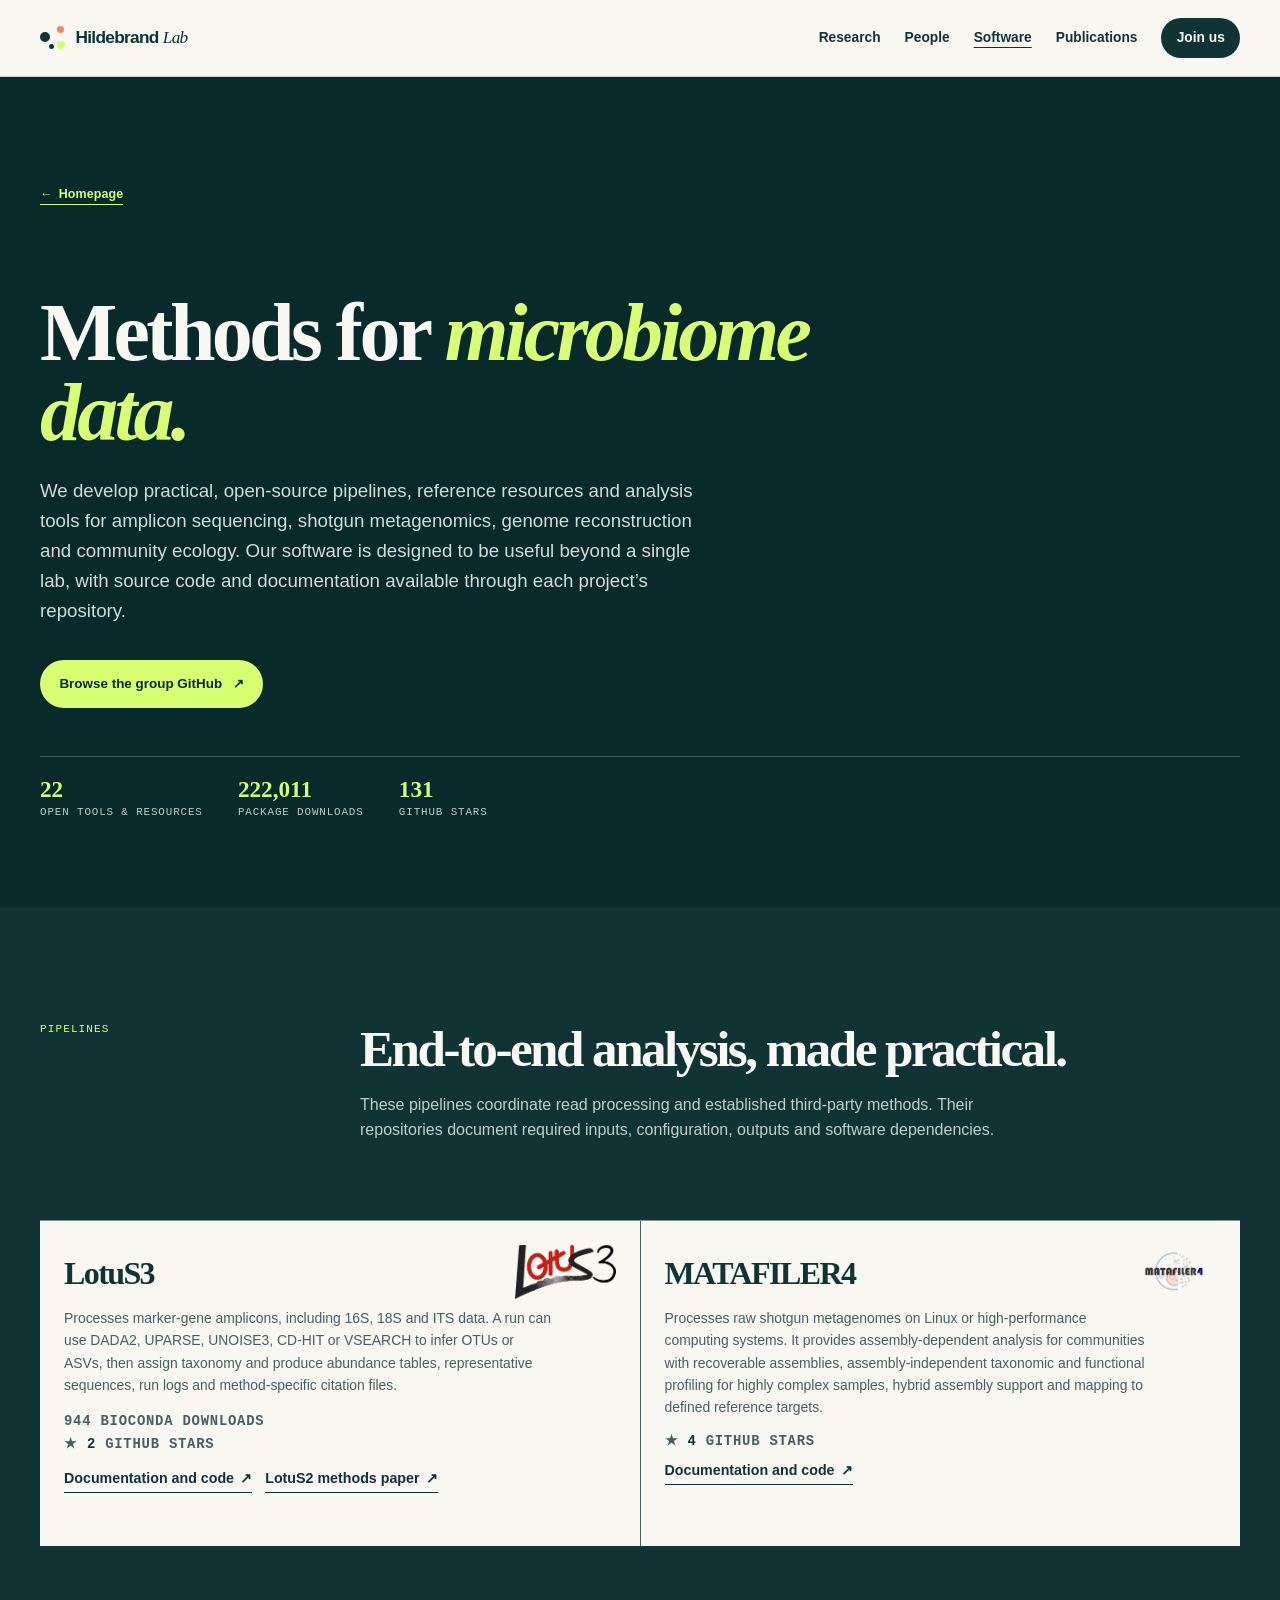
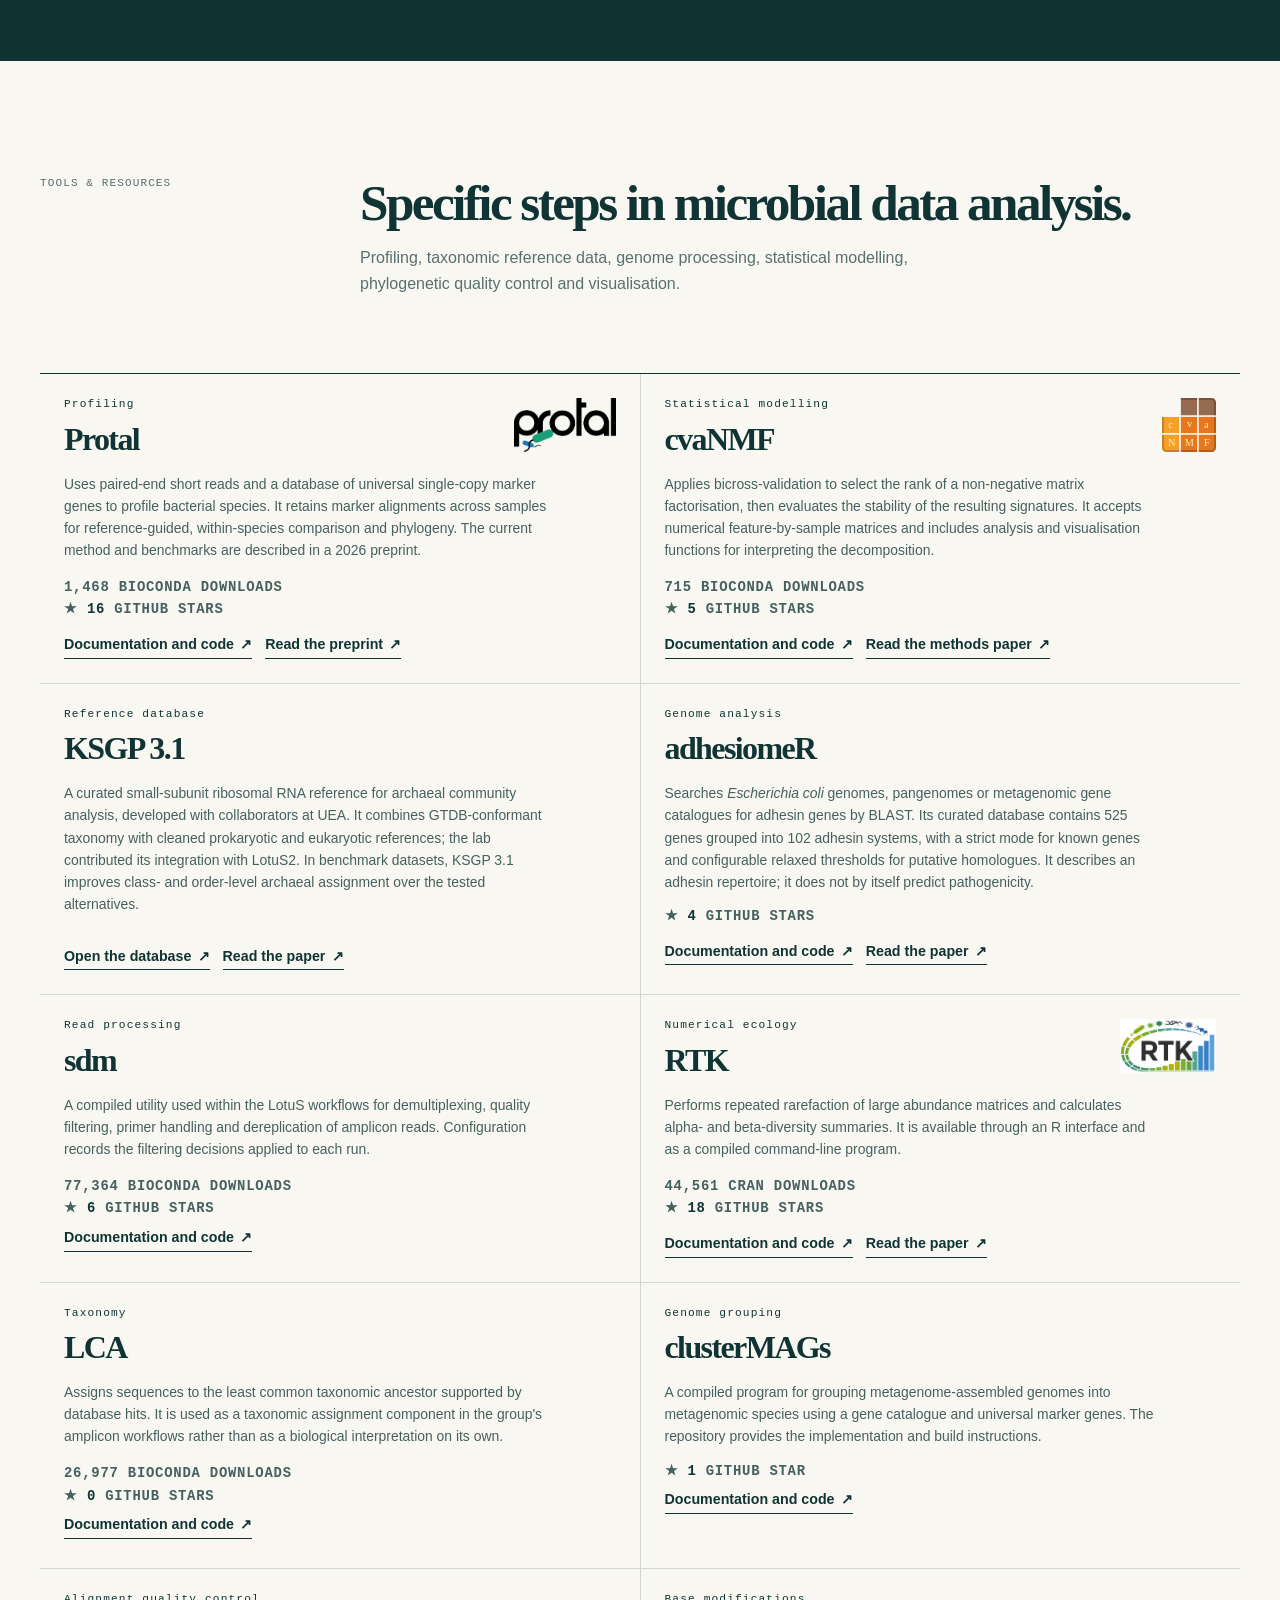
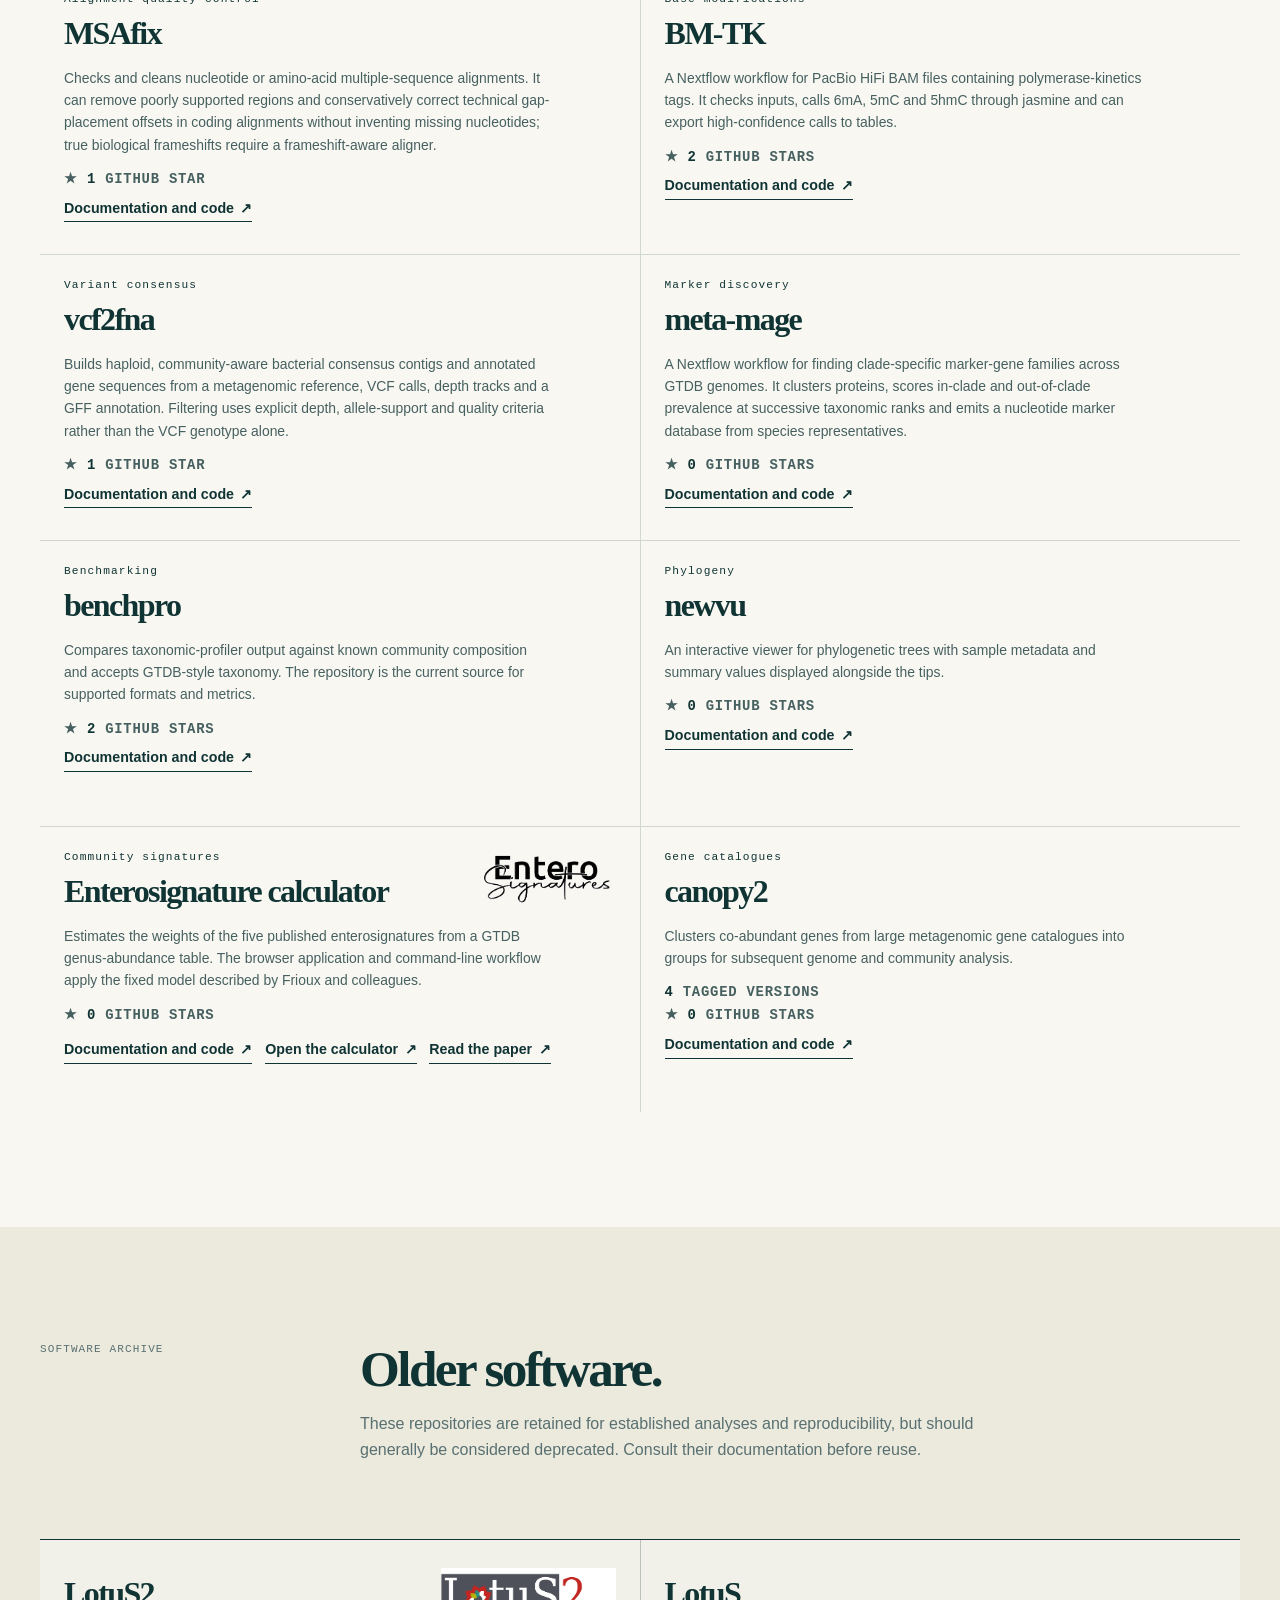
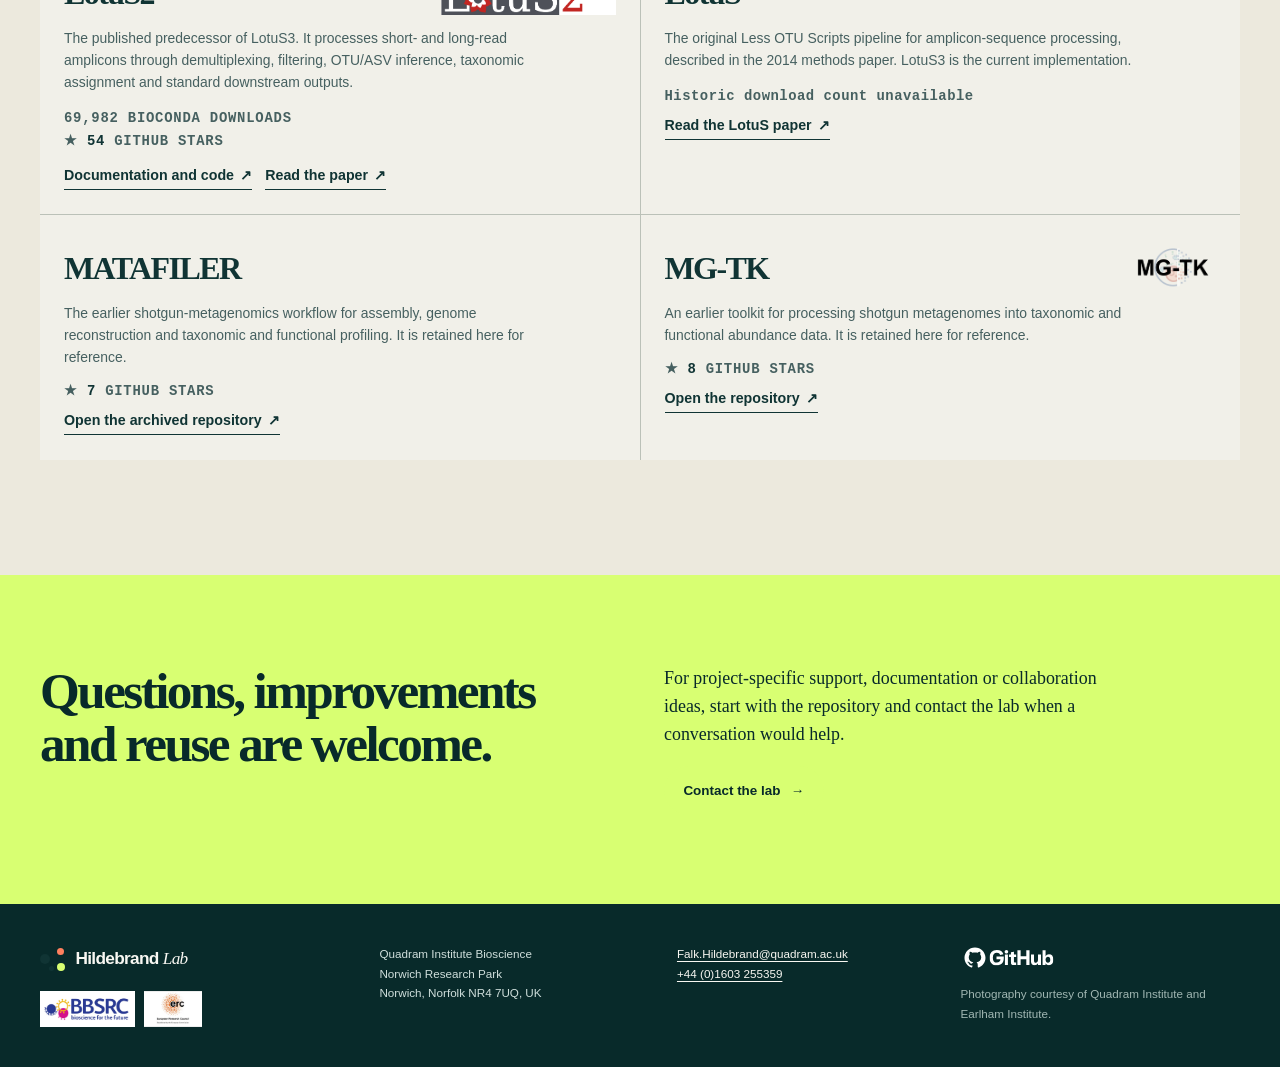
<file: software.html>
<!doctype html>
<html lang="en-GB">
  <head>
    <meta charset="utf-8" />
    <meta name="viewport" content="width=device-width, initial-scale=1" />
    <meta name="description" content="Open bioinformatics pipelines and tools from the Hildebrand Lab for amplicon sequencing, shotgun metagenomics and microbial community analysis." />
    <meta name="theme-color" content="#0b3434" />
    <meta property="og:title" content="Hildebrand Lab | Software" />
    <meta property="og:description" content="Open bioinformatics pipelines and tools from the Hildebrand Lab for amplicon sequencing, shotgun metagenomics and microbial community analysis." />
    <meta property="og:type" content="website" />
    <meta property="og:image" content="assets/images/og.png" />
    <meta name="twitter:card" content="summary_large_image" />
    <title>Hildebrand Lab | Software</title>
    <link rel="stylesheet" href="styles.css" />
    <script defer src="script.js"></script>
  </head>
  <body class="detail-page">
    <a class="skip-link" href="#main">Skip to content</a>

    <header class="site-header">
      <div class="shell header-inner">
        <a class="brand" href="index.html" aria-label="Hildebrand Lab, home"><span class="brand-mark" aria-hidden="true"><i></i><i></i><i></i><i></i></span><span>Hildebrand <em>Lab</em></span></a>
        <button class="menu-button" type="button" aria-expanded="false" aria-controls="site-nav"><span class="menu-open">Menu</span><span class="menu-close">Close</span></button>
        <nav class="site-nav" id="site-nav" aria-label="Main navigation"> <a href="research.html">Research</a> <a href="people.html">People</a> <a href="software.html" aria-current="page">Software</a> <a href="publications.html">Publications</a> <a class="nav-cta" href="join-us.html">Join us</a></nav>
      </div>
    </header>
    <main id="main">
      <section class="detail-hero" id="top" aria-labelledby="software-page-title">
        <div class="shell"><a class="archive-back" href="index.html">Homepage</a><h1 id="software-page-title">Methods for <span>microbiome data.</span></h1><p class="archive-lede">We develop practical, open-source pipelines, reference resources and analysis tools for amplicon sequencing, shotgun metagenomics, genome reconstruction and community ecology. Our software is designed to be useful beyond a single lab, with source code and documentation available through each project’s repository.</p><div class="detail-actions"><a class="button button-primary" href="https://github.com/hildebra" target="_blank" rel="noreferrer">Browse the group GitHub <span aria-hidden="true">↗</span></a></div><div class="archive-stats" aria-label="Software summary"><span><b data-software-summary="projects">22</b> open tools &amp; resources</span><span><b data-software-summary="downloads">222,011</b> package downloads</span><span><b data-software-summary="stars">131</b> GitHub stars</span></div></div>
      </section>

      <section class="detail-section pipelines-section" aria-labelledby="pipelines-title">
        <div class="shell archive-intro"><p class="section-label">Pipelines</p><div><h2 id="pipelines-title">End-to-end analysis, made practical.</h2><p>These pipelines coordinate read processing and established third-party methods. Their repositories document required inputs, configuration, outputs and software dependencies.</p></div></div>
        <div class="shell tool-detail-grid pipeline-grid">
          <article class="tool-detail-card"><img class="tool-logo" src="assets/images/tools/lotus3.png" alt="LotuS3 logo" loading="lazy" /><h2>LotuS3</h2><p>Processes marker-gene amplicons, including 16S, 18S and ITS data. A run can use DADA2, UPARSE, UNOISE3, CD-HIT or VSEARCH to infer OTUs or ASVs, then assign taxonomy and produce abundance tables, representative sequences, run logs and method-specific citation files.</p><p class="tool-stat"><span data-download-stat="lotus3">944</span> Bioconda downloads</p><p class="tool-stars"><span aria-hidden="true">★</span> <b data-github-stars="lotus3">2</b> GitHub stars</p><span class="member-links"><a class="text-link" href="https://github.com/hildebra/LotuS3/" target="_blank" rel="noreferrer">Documentation and code <span aria-hidden="true">↗</span></a><a class="text-link" href="https://doi.org/10.1186/s40168-022-01365-1" target="_blank" rel="noreferrer">LotuS2 methods paper <span aria-hidden="true">↗</span></a></span></article>
          <article class="tool-detail-card"><img class="tool-logo" src="assets/images/tools/matafiler4.png" alt="MATAFILER4 logo" loading="lazy" /><h2>MATAFILER4</h2><p>Processes raw shotgun metagenomes on Linux or high-performance computing systems. It provides assembly-dependent analysis for communities with recoverable assemblies, assembly-independent taxonomic and functional profiling for highly complex samples, hybrid assembly support and mapping to defined reference targets.</p><p class="tool-stat tool-stat-low"><span data-download-stat="matafiler4">0</span> GitHub release downloads</p><p class="tool-stars"><span aria-hidden="true">★</span> <b data-github-stars="matafiler4">4</b> GitHub stars</p><a class="text-link" href="https://github.com/hildebra/MATAFILER4" target="_blank" rel="noreferrer">Documentation and code <span aria-hidden="true">↗</span></a></article>
        </div>
      </section>

      <section class="detail-section" aria-labelledby="tools-title">
        <div class="shell archive-intro"><p class="section-label">Tools &amp; resources</p><div><h2 id="tools-title">Specific steps in microbial data analysis.</h2><p>Profiling, taxonomic reference data, genome processing, statistical modelling, phylogenetic quality control and visualisation.</p></div></div>
        <div class="shell tool-detail-grid">
          <article class="tool-detail-card"><p class="card-number">Profiling</p><img class="tool-logo" src="assets/images/tools/protal.png" alt="Protal logo" loading="lazy" /><h2>Protal</h2><p>Uses paired-end short reads and a database of universal single-copy marker genes to profile bacterial species. It retains marker alignments across samples for reference-guided, within-species comparison and phylogeny. The current method and benchmarks are described in a 2026 preprint.</p><p class="tool-stat"><span data-download-stat="protal">1,468</span> Bioconda downloads</p><p class="tool-stars"><span aria-hidden="true">★</span> <b data-github-stars="protal">16</b> GitHub stars</p><span class="member-links"><a class="text-link" href="https://github.com/4less/protal" target="_blank" rel="noreferrer">Documentation and code <span aria-hidden="true">↗</span></a><a class="text-link" href="https://doi.org/10.64898/2026.08.03.742433" target="_blank" rel="noreferrer">Read the preprint <span aria-hidden="true">↗</span></a></span></article>
          <article class="tool-detail-card"><p class="card-number">Statistical modelling</p><img class="tool-logo" src="assets/images/tools/cvanmf.svg" alt="cvaNMF logo" loading="lazy" /><h2>cvaNMF</h2><p>Applies bicross-validation to select the rank of a non-negative matrix factorisation, then evaluates the stability of the resulting signatures. It accepts numerical feature-by-sample matrices and includes analysis and visualisation functions for interpreting the decomposition.</p><p class="tool-stat"><span data-download-stat="cvanmf">715</span> Bioconda downloads</p><p class="tool-stars"><span aria-hidden="true">★</span> <b data-github-stars="cvanmf">5</b> GitHub stars</p><span class="member-links"><a class="text-link" href="https://github.com/apduncan/cvanmf" target="_blank" rel="noreferrer">Documentation and code <span aria-hidden="true">↗</span></a><a class="text-link" href="https://doi.org/10.1093/nar/gkaf1388" target="_blank" rel="noreferrer">Read the methods paper <span aria-hidden="true">↗</span></a></span></article>
          <article class="tool-detail-card"><p class="card-number">Reference database</p><h2>KSGP 3.1</h2><p>A curated small-subunit ribosomal RNA reference for archaeal community analysis, developed with collaborators at UEA. It combines GTDB-conformant taxonomy with cleaned prokaryotic and eukaryotic references; the lab contributed its integration with LotuS2. In benchmark datasets, KSGP 3.1 improves class- and order-level archaeal assignment over the tested alternatives.</p><span class="member-links"><a class="text-link" href="https://ksgp.earlham.ac.uk/" target="_blank" rel="noreferrer">Open the database <span aria-hidden="true">↗</span></a><a class="text-link" href="https://doi.org/10.1093/ismeco/ycaf094" target="_blank" rel="noreferrer">Read the paper <span aria-hidden="true">↗</span></a></span></article>
          <article class="tool-detail-card"><p class="card-number">Genome analysis</p><h2>adhesiomeR</h2><p>Searches <em>Escherichia coli</em> genomes, pangenomes or metagenomic gene catalogues for adhesin genes by BLAST. Its curated database contains 525 genes grouped into 102 adhesin systems, with a strict mode for known genes and configurable relaxed thresholds for putative homologues. It describes an adhesin repertoire; it does not by itself predict pathogenicity.</p><p class="tool-stat tool-stat-low"><span data-download-stat="adhesiomer">0</span> GitHub release downloads</p><p class="tool-stars"><span aria-hidden="true">★</span> <b data-github-stars="adhesiomer">4</b> GitHub stars</p><span class="member-links"><a class="text-link" href="https://github.com/ksidorczuk/adhesiomeR" target="_blank" rel="noreferrer">Documentation and code <span aria-hidden="true">↗</span></a><a class="text-link" href="https://doi.org/10.1186/s12864-024-10525-6" target="_blank" rel="noreferrer">Read the paper <span aria-hidden="true">↗</span></a></span></article>
          <article class="tool-detail-card"><p class="card-number">Read processing</p><h2>sdm</h2><p>A compiled utility used within the LotuS workflows for demultiplexing, quality filtering, primer handling and dereplication of amplicon reads. Configuration records the filtering decisions applied to each run.</p><p class="tool-stat"><span data-download-stat="sdm">77,364</span> Bioconda downloads</p><p class="tool-stars"><span aria-hidden="true">★</span> <b data-github-stars="sdm">6</b> GitHub stars</p><a class="text-link" href="https://github.com/hildebra/sdm" target="_blank" rel="noreferrer">Documentation and code <span aria-hidden="true">↗</span></a></article>
          <article class="tool-detail-card"><p class="card-number">Numerical ecology</p><img class="tool-logo" src="assets/images/tools/rtk.png" alt="RTK logo" loading="lazy" /><h2>RTK</h2><p>Performs repeated rarefaction of large abundance matrices and calculates alpha- and beta-diversity summaries. It is available through an R interface and as a compiled command-line program.</p><p class="tool-stat"><span data-download-stat="rtk">44,561</span> CRAN downloads</p><p class="tool-stars"><span aria-hidden="true">★</span> <b data-github-stars="rtk">18</b> GitHub stars</p><span class="member-links"><a class="text-link" href="https://github.com/hildebra/Rarefaction" target="_blank" rel="noreferrer">Documentation and code <span aria-hidden="true">↗</span></a><a class="text-link" href="https://doi.org/10.1093/bioinformatics/btx206" target="_blank" rel="noreferrer">Read the paper <span aria-hidden="true">↗</span></a></span></article>
          <article class="tool-detail-card"><p class="card-number">Taxonomy</p><h2>LCA</h2><p>Assigns sequences to the least common taxonomic ancestor supported by database hits. It is used as a taxonomic assignment component in the group's amplicon workflows rather than as a biological interpretation on its own.</p><p class="tool-stat"><span data-download-stat="lca">26,977</span> Bioconda downloads</p><p class="tool-stars"><span aria-hidden="true">★</span> <b data-github-stars="lca">0</b> GitHub stars</p><a class="text-link" href="https://github.com/hildebra/LCA" target="_blank" rel="noreferrer">Documentation and code <span aria-hidden="true">↗</span></a></article>
          <article class="tool-detail-card"><p class="card-number">Genome grouping</p><h2>clusterMAGs</h2><p>A compiled program for grouping metagenome-assembled genomes into metagenomic species using a gene catalogue and universal marker genes. The repository provides the implementation and build instructions.</p><p class="tool-stat tool-stat-low"><span data-download-stat="clustermags">0</span> GitHub release downloads</p><p class="tool-stars"><span aria-hidden="true">★</span> <b data-github-stars="clustermags">1</b> GitHub star</p><a class="text-link" href="https://github.com/hildebra/clusterMAGs" target="_blank" rel="noreferrer">Documentation and code <span aria-hidden="true">↗</span></a></article>
          <article class="tool-detail-card"><p class="card-number">Alignment quality control</p><h2>MSAfix</h2><p>Checks and cleans nucleotide or amino-acid multiple-sequence alignments. It can remove poorly supported regions and conservatively correct technical gap-placement offsets in coding alignments without inventing missing nucleotides; true biological frameshifts require a frameshift-aware aligner.</p><p class="tool-stat tool-stat-low"><span data-download-stat="msafix">0</span> GitHub release downloads</p><p class="tool-stars"><span aria-hidden="true">★</span> <b data-github-stars="msafix">1</b> GitHub star</p><a class="text-link" href="https://github.com/hildebra/MSAfix" target="_blank" rel="noreferrer">Documentation and code <span aria-hidden="true">↗</span></a></article>
          <article class="tool-detail-card"><p class="card-number">Base modifications</p><h2>BM-TK</h2><p>A Nextflow workflow for PacBio HiFi BAM files containing polymerase-kinetics tags. It checks inputs, calls 6mA, 5mC and 5hmC through jasmine and can export high-confidence calls to tables.</p><p class="tool-stat tool-stat-low"><span data-download-stat="bmtk">0</span> GitHub release downloads</p><p class="tool-stars"><span aria-hidden="true">★</span> <b data-github-stars="bmtk">2</b> GitHub stars</p><a class="text-link" href="https://github.com/apduncan/bm-tk" target="_blank" rel="noreferrer">Documentation and code <span aria-hidden="true">↗</span></a></article>
          <article class="tool-detail-card"><p class="card-number">Variant consensus</p><h2>vcf2fna</h2><p>Builds haploid, community-aware bacterial consensus contigs and annotated gene sequences from a metagenomic reference, VCF calls, depth tracks and a GFF annotation. Filtering uses explicit depth, allele-support and quality criteria rather than the VCF genotype alone.</p><p class="tool-stat tool-stat-low"><span data-download-stat="vcf2fna">0</span> GitHub release downloads</p><p class="tool-stars"><span aria-hidden="true">★</span> <b data-github-stars="vcf2fna">1</b> GitHub star</p><a class="text-link" href="https://github.com/hildebra/vcf2fna" target="_blank" rel="noreferrer">Documentation and code <span aria-hidden="true">↗</span></a></article>
          <article class="tool-detail-card"><p class="card-number">Marker discovery</p><h2>meta-mage</h2><p>A Nextflow workflow for finding clade-specific marker-gene families across GTDB genomes. It clusters proteins, scores in-clade and out-of-clade prevalence at successive taxonomic ranks and emits a nucleotide marker database from species representatives.</p><p class="tool-stat tool-stat-low"><span data-download-stat="metamage">0</span> GitHub release downloads</p><p class="tool-stars"><span aria-hidden="true">★</span> <b data-github-stars="metamage">0</b> GitHub stars</p><a class="text-link" href="https://github.com/4less/meta-mage" target="_blank" rel="noreferrer">Documentation and code <span aria-hidden="true">↗</span></a></article>
          <article class="tool-detail-card"><p class="card-number">Benchmarking</p><h2>benchpro</h2><p>Compares taxonomic-profiler output against known community composition and accepts GTDB-style taxonomy. The repository is the current source for supported formats and metrics.</p><p class="tool-stat tool-stat-low"><span data-download-stat="benchpro">0</span> GitHub release downloads</p><p class="tool-stars"><span aria-hidden="true">★</span> <b data-github-stars="benchpro">2</b> GitHub stars</p><a class="text-link" href="https://github.com/4less/benchpro" target="_blank" rel="noreferrer">Documentation and code <span aria-hidden="true">↗</span></a></article>
          <article class="tool-detail-card"><p class="card-number">Phylogeny</p><h2>newvu</h2><p>An interactive viewer for phylogenetic trees with sample metadata and summary values displayed alongside the tips.</p><p class="tool-stat tool-stat-low"><span data-download-stat="newvu">0</span> GitHub release downloads</p><p class="tool-stars"><span aria-hidden="true">★</span> <b data-github-stars="newvu">0</b> GitHub stars</p><a class="text-link" href="https://github.com/4less/newvu" target="_blank" rel="noreferrer">Documentation and code <span aria-hidden="true">↗</span></a></article>
          <article class="tool-detail-card"><p class="card-number">Community signatures</p><img class="tool-logo" src="assets/images/tools/enterosignatures.png" alt="Enterosignatures logo" loading="lazy" /><h2>Enterosignature calculator</h2><p>Estimates the weights of the five published enterosignatures from a GTDB genus-abundance table. The browser application and command-line workflow apply the fixed model described by Frioux and colleagues.</p><p class="tool-stat tool-stat-low"><span data-download-stat="enterosig">0</span> GitHub release downloads</p><p class="tool-stars"><span aria-hidden="true">★</span> <b data-github-stars="enterosig">0</b> GitHub stars</p><span class="member-links"><a class="text-link" href="https://github.com/apduncan/enterosig_sl" target="_blank" rel="noreferrer">Documentation and code <span aria-hidden="true">↗</span></a><a class="text-link" href="https://enterosignatures.quadram.ac.uk/" target="_blank" rel="noreferrer">Open the calculator <span aria-hidden="true">↗</span></a><a class="text-link" href="https://doi.org/10.1016/j.chom.2023.05.024" target="_blank" rel="noreferrer">Read the paper <span aria-hidden="true">↗</span></a></span></article>
          <article class="tool-detail-card"><p class="card-number">Gene catalogues</p><h2>canopy2</h2><p>Clusters co-abundant genes from large metagenomic gene catalogues into groups for subsequent genome and community analysis.</p><p class="tool-stars"><b data-github-versions="canopy2">4</b> tagged versions</p><p class="tool-stars"><span aria-hidden="true">★</span> <b data-github-stars="canopy2">0</b> GitHub stars</p><a class="text-link" href="https://github.com/hildebra/canopy2" target="_blank" rel="noreferrer">Documentation and code <span aria-hidden="true">↗</span></a></article>
        </div>
      </section>

      <section class="detail-section older-software-section" aria-labelledby="older-tools-title">
        <div class="shell archive-intro"><p class="section-label">Software archive</p><div><h2 id="older-tools-title">Older software.</h2><p>These repositories are retained for established analyses and reproducibility, but should generally be considered deprecated. Consult their documentation before reuse.</p></div></div>
        <div class="shell tool-detail-grid older-tool-grid">
          <article class="tool-detail-card"><img class="tool-logo" src="assets/images/tools/lotus2.png" alt="LotuS2 logo" loading="lazy" /><h2>LotuS2</h2><p>The published predecessor of LotuS3. It processes short- and long-read amplicons through demultiplexing, filtering, OTU/ASV inference, taxonomic assignment and standard downstream outputs.</p><p class="tool-stat"><span data-download-stat="lotus2">69,982</span> Bioconda downloads</p><p class="tool-stars"><span aria-hidden="true">★</span> <b data-github-stars="lotus2">54</b> GitHub stars</p><span class="member-links"><a class="text-link" href="https://github.com/hildebra/lotus2" target="_blank" rel="noreferrer">Documentation and code <span aria-hidden="true">↗</span></a><a class="text-link" href="https://doi.org/10.1186/s40168-022-01365-1" target="_blank" rel="noreferrer">Read the paper <span aria-hidden="true">↗</span></a></span></article>
          <article class="tool-detail-card"><h2>LotuS</h2><p>The original Less OTU Scripts pipeline for amplicon-sequence processing, described in the 2014 methods paper. LotuS3 is the current implementation.</p><p class="tool-stat tool-stat-unavailable">Historic download count unavailable</p><a class="text-link" href="https://doi.org/10.1186/2049-2618-2-30" target="_blank" rel="noreferrer">Read the LotuS paper <span aria-hidden="true">↗</span></a></article>
          <article class="tool-detail-card"><h2>MATAFILER</h2><p>The earlier shotgun-metagenomics workflow for assembly, genome reconstruction and taxonomic and functional profiling. It is retained here for reference.</p><p class="tool-stat tool-stat-low"><span data-download-stat="matafiler">0</span> GitHub release downloads</p><p class="tool-stars"><span aria-hidden="true">★</span> <b data-github-stars="matafiler">7</b> GitHub stars</p><a class="text-link" href="https://github.com/hildebra/MATAFILER" target="_blank" rel="noreferrer">Open the archived repository <span aria-hidden="true">↗</span></a></article>
          <article class="tool-detail-card"><img class="tool-logo" src="assets/images/tools/mg-tk.png" alt="MG-TK logo" loading="lazy" /><h2>MG-TK</h2><p>An earlier toolkit for processing shotgun metagenomes into taxonomic and functional abundance data. It is retained here for reference.</p><p class="tool-stat tool-stat-low"><span data-download-stat="mgtk">0</span> GitHub release downloads</p><p class="tool-stars"><span aria-hidden="true">★</span> <b data-github-stars="mgtk">8</b> GitHub stars</p><a class="text-link" href="https://github.com/hildebra/mg-tk" target="_blank" rel="noreferrer">Open the repository <span aria-hidden="true">↗</span></a></article>
        </div>
      </section>

      <section class="detail-cta" aria-labelledby="software-cta-title"><div class="shell detail-cta-layout"><div><h2 id="software-cta-title">Questions, improvements and reuse are welcome.</h2></div><div><p>For project-specific support, documentation or collaboration ideas, start with the repository and contact the lab when a conversation would help.</p><a class="button button-primary" href="join-us.html">Contact the lab <span aria-hidden="true">→</span></a></div></div></section>
    </main>
    <footer class="site-footer">
      <div class="shell footer-grid">
        <div class="footer-branding"><a class="brand" href="index.html" aria-label="Hildebrand Lab, home"><span class="brand-mark" aria-hidden="true"><i></i><i></i><i></i><i></i></span><span>Hildebrand <em>Lab</em></span></a><div class="funder-logos" aria-label="Research funders"><span class="funder-logo funder-logo-bbsrc"><img src="assets/images/bbsrc.webp" alt="BBSRC" /></span><span class="funder-logo funder-logo-erc"><img src="assets/images/ERC.webp" alt="European Research Council" /></span></div></div>
        <address>Quadram Institute Bioscience<br />Norwich Research Park<br />Norwich, Norfolk NR4 7UQ, UK</address>
        <div><a href="mailto:Falk.Hildebrand@quadram.ac.uk">Falk.Hildebrand@quadram.ac.uk</a><br /><a href="tel:+441603255359">+44 (0)1603 255359</a></div>
        <div class="footer-meta"><a href="https://github.com/hildebra" target="_blank" rel="noreferrer" aria-label="GitHub"><img class="github-logo" src="assets/images/github.svg" alt="GitHub" /></a><span>Photography courtesy of Quadram Institute and Earlham Institute.</span></div>
      </div>
    </footer>
  </body>
</html>
</file>
<file: styles.css>
:root { --ink:#103434; --ink-deep:#082a2a; --paper:#f8f7f2; --lime:#d8ff72; --orange:#ff805e; --sand:#ece9dd; --line:rgba(16,52,52,.17); --muted:#587071; --serif: Georgia, 'Times New Roman', serif; --sans: Arial, Helvetica, sans-serif; --mono: 'Courier New', monospace; }
* { box-sizing:border-box; }
html { scroll-behavior:smooth; }
body { margin:0; background:var(--paper); color:var(--ink); font-family:var(--sans); font-size:16px; line-height:1.6; }
a { color:inherit; text-underline-offset:3px; }
img { display:block; max-width:100%; }
button { font:inherit; }
.shell { width:min(1200px, calc(100% - 64px)); margin-inline:auto; }
.skip-link { position:absolute; z-index:10; left:1rem; top:-4rem; background:var(--lime); color:var(--ink-deep); padding:.75rem 1rem; font-weight:700; }
.skip-link:focus { top:1rem; }
.site-header { position:sticky; top:0; z-index:4; background:rgba(248,247,242,.92); backdrop-filter:blur(12px); border-bottom:1px solid var(--line); }
.header-inner { min-height:76px; display:flex; align-items:center; justify-content:space-between; gap:1rem; }
.brand { display:inline-flex; align-items:center; gap:.65rem; text-decoration:none; font-weight:700; font-size:1.08rem; letter-spacing:-.04em; white-space:nowrap; }
.brand em { font-family:var(--serif); font-weight:500; }
.brand-mark { position:relative; display:block; width:25px; height:25px; }
.brand-mark i { position:absolute; display:block; border-radius:999px; background:var(--ink); }
.brand-mark i:nth-child(1) { width:10px; height:10px; left:0; top:7px; }.brand-mark i:nth-child(2) { width:7px; height:7px; right:1px; top:1px; background:var(--orange); }.brand-mark i:nth-child(3) { width:8px; height:8px; right:0; bottom:1px; background:var(--lime); }.brand-mark i:nth-child(4) { width:5px; height:5px; left:9px; bottom:1px; }
.site-nav { display:flex; align-items:center; gap:1.5rem; font-size:.86rem; font-weight:600; }
.site-nav a { text-decoration:none; }.site-nav a:not(.nav-cta):hover { text-decoration:underline; }
.nav-cta { background:var(--ink); color:var(--paper); padding:.55rem .95rem; border-radius:999px; }.nav-cta:hover { background:#1c5252; }
.menu-button { display:none; border:0; background:none; color:var(--ink); cursor:pointer; font-size:.82rem; font-weight:700; }.menu-close { display:none; }
.hero { position:relative; overflow:hidden; padding:clamp(4.25rem, 9vw, 8.6rem) 0 1.25rem; background:var(--ink-deep); color:var(--paper); }
.hero::before { content:""; position:absolute; width:45vw; height:45vw; max-width:680px; max-height:680px; top:-39vw; right:-14vw; border:1px solid rgba(216,255,114,.25); border-radius:50%; box-shadow:0 0 0 50px rgba(216,255,114,.04),0 0 0 100px rgba(216,255,114,.03),0 0 0 150px rgba(216,255,114,.02); }
.hero-grid { position:relative; display:grid; grid-template-columns:1.08fr .92fr; align-items:center; gap:clamp(2rem, 7vw, 7rem); }
.eyebrow,.section-label { margin:0; font:500 .69rem/1.3 var(--mono); letter-spacing:.1em; text-transform:uppercase; }.eyebrow { color:var(--lime); margin-bottom:1.35rem; }
h1,h2,h3,p { margin-top:0; }h1,h2,h3 { line-height:1.03; letter-spacing:-.045em; }
h1 { max-width:690px; margin-bottom:1.5rem; font:600 clamp(3rem, 5.7vw, 5.85rem)/.98 var(--serif); }h1 span { color:var(--lime); font-style:italic; }
.lede { max-width:620px; margin-bottom:2rem; color:#d0dddc; font-size:clamp(1rem,1.5vw,1.15rem); line-height:1.65; }
.button-row,.join-links { display:flex; flex-wrap:wrap; align-items:center; gap:1.25rem; }
.button { display:inline-flex; align-items:center; justify-content:center; gap:.65rem; min-height:48px; padding:.78rem 1.15rem; border:1px solid transparent; border-radius:999px; text-decoration:none; font-size:.84rem; font-weight:700; transition:transform .2s, background .2s, color .2s; }.button:hover { transform:translateY(-2px); }.button-primary { background:var(--lime); color:var(--ink-deep); }.button-primary:hover { background:#e4ff9d; }.button-dark { background:var(--ink); color:var(--paper); }.button-dark:hover { background:#1c5252; }.button-outline { border-color:var(--ink); color:var(--ink); }.button-outline:hover { background:var(--ink); color:var(--paper); }
.text-link { display:inline-flex; gap:.4rem; align-items:center; text-decoration:none; border-bottom:1px solid currentColor; padding-bottom:2px; font-size:.89rem; font-weight:700; }.text-link:hover { color:var(--orange); }
.hero-visual { position:relative; isolation:isolate; padding:0 2rem 2rem 0; }.hero-visual::before { content:""; position:absolute; z-index:-1; width:70%; height:70%; right:0; bottom:0; background:var(--orange); border-radius:50%; }.hero-visual img { width:100%; aspect-ratio:1/1; object-fit:cover; border-radius:50% 50% 50% 10%; filter:saturate(.75) contrast(1.08); }.image-caption { position:absolute; left:-.5rem; bottom:0; display:flex; align-items:center; gap:.4rem; max-width:208px; color:var(--paper); font:400 .65rem/1.35 var(--mono); text-transform:uppercase; letter-spacing:.07em; }.image-caption span { color:var(--lime); }
.hero-footer { position:relative; display:flex; justify-content:space-between; gap:1rem; padding-top:clamp(3rem,6vw,6rem); color:#b3c8c6; font:500 .61rem/1.3 var(--mono); letter-spacing:.09em; }
.section { padding:clamp(5rem, 10vw, 9rem) 0; }.intro { border-bottom:1px solid var(--line); }.intro-grid { display:grid; grid-template-columns:24% 1fr; gap:2rem; }.section-label { color:var(--muted); }.display-copy { max-width:970px; font:500 clamp(2rem,3.85vw,4.15rem)/1.12 var(--serif); letter-spacing:-.048em; }.intro .text-link { margin-top:.6rem; }
.section-heading { display:grid; grid-template-columns:1fr minmax(250px, .55fr); justify-content:space-between; align-items:end; gap:2rem; margin-bottom:3rem; }.section-heading h2,.software-intro h2,.publications-layout h2,.join-grid h2 { max-width:680px; margin:1rem 0 0; font:600 clamp(2.6rem,4.5vw,4.7rem)/1.02 var(--serif); }.section-heading > p { max-width:390px; margin-bottom:.3rem; color:var(--muted); }
.research-section { background:var(--sand); }.research-grid { display:grid; grid-template-columns:repeat(3,1fr); gap:1rem; }.research-card { min-height:360px; padding:1.5rem; border-radius:1px; overflow:hidden; color:var(--ink-deep); }.research-card h3 { max-width:230px; margin:2.75rem 0 1rem; font:600 2rem/1.03 var(--serif); }.research-card p:not(.card-number) { max-width:325px; font-size:.91rem; line-height:1.6; }.card-number { font:500 .7rem var(--mono); letter-spacing:.1em; }.research-card ul { margin:1.5rem 0 0; padding:0; list-style:none; font:500 .64rem/1.7 var(--mono); letter-spacing:.05em; text-transform:uppercase; }.research-card li { display:flex; align-items:center; gap:.5rem; }.research-card li::before { content:""; width:6px; height:6px; flex:0 0 auto; border-radius:50%; background:currentColor; }.diversity { background:var(--lime); }.evolution { background:var(--orange); }.communities { background:var(--ink); color:var(--paper); }.communities .card-number { color:var(--lime); }.definition { display:flex; gap:1rem; max-width:875px; margin:4rem auto 0; padding:2rem 0 0; border-top:1px solid var(--line); }.definition-mark { color:var(--orange); font:600 4.5rem/.6 var(--serif); }.definition p { margin:0; font:500 1.17rem/1.55 var(--serif); }.definition strong { color:#bd4d33; }
.software-section { background:var(--paper); }.software-layout { display:grid; grid-template-columns:.72fr 1.28fr; gap:clamp(3rem,8vw,9rem); align-items:start; }.software-intro { position:sticky; top:110px; }.software-intro > p:not(.section-label) { max-width:355px; color:var(--muted); margin:1.25rem 0 2rem; }.tool-list { border-top:1px solid var(--ink); }.tool { display:grid; grid-template-columns:48px 1fr auto; gap:1rem; align-items:center; padding:1.3rem .25rem; border-bottom:1px solid var(--line); text-decoration:none; transition:padding .2s, background .2s; }.tool:hover { padding-inline:.8rem; background:#eeeee7; }.tool-index { align-self:start; padding-top:.2rem; color:var(--muted); font:400 .65rem var(--mono); }.tool strong,.tool small { display:block; }.tool strong { font:600 1.35rem/1.15 var(--serif); }.tool small { margin-top:.25rem; color:var(--muted); font-size:.78rem; }.tool b { font-size:1rem; font-weight:500; }
.people-section { background:var(--ink); color:var(--paper); }.people-section .section-label { color:var(--lime); }.people-heading > p { color:#b6ceca; }.people-feature { display:grid; grid-template-columns:minmax(220px,.38fr) 1fr; gap:clamp(2rem,5vw,5rem); align-items:center; max-width:840px; margin:1rem auto 4rem; }.people-feature img { width:min(100%,285px); aspect-ratio:1; object-fit:cover; border-radius:50%; filter:saturate(.75); }.people-feature h3 { margin:1rem 0; font:600 clamp(2.1rem,3.5vw,3.5rem) var(--serif); }.people-feature p:not(.section-label) { max-width:545px; color:#d2e0de; }.people-feature .text-link { color:var(--lime); }.team-grid { display:grid; grid-template-columns:repeat(3,1fr); border-top:1px solid rgba(255,255,255,.25); }.team-grid article { padding:1.45rem 1.25rem 1.5rem 0; border-bottom:1px solid rgba(255,255,255,.2); }.team-grid article:not(:nth-child(3n+1)) { padding-left:1.25rem; border-left:1px solid rgba(255,255,255,.2); }.team-grid h3 { margin-bottom:.5rem; color:var(--lime); font:600 1.23rem/1.13 var(--serif); }.team-grid p { margin:0; color:#c9d7d5; font-size:.79rem; line-height:1.55; }.people-note { margin:2rem 0 0; color:#a8bfbd; font-size:.75rem; }.people-note a { color:var(--lime); }
.publications-section { background:var(--paper); }.publications-layout { display:grid; grid-template-columns:.68fr 1.32fr; gap:clamp(3rem,9vw,10rem); }.muted { max-width:310px; color:var(--muted); }.publications-layout .button { margin-top:1.35rem; }.publication-list { list-style:none; margin:0; padding:0; border-top:1px solid var(--ink); }.publication-list li { display:grid; grid-template-columns:55px 1fr; gap:.5rem; padding:1.35rem 0; border-bottom:1px solid var(--line); }.publication-list span { padding-top:.22rem; color:var(--muted); font:400 .67rem var(--mono); }.publication-list a { position:relative; padding-right:1.75rem; text-decoration:none; font:500 1.05rem/1.45 var(--serif); }.publication-list a:hover { color:#c65336; }.publication-list em { color:var(--muted); font-style:italic; }.publication-list b { position:absolute; right:0; color:var(--orange); font:500 1rem var(--sans); }
.join-section { padding:clamp(4rem,8vw,7rem) 0; background:var(--lime); }.join-grid { display:grid; grid-template-columns:1fr 1fr; gap:3rem; }.join-grid h2 { max-width:520px; }.join-grid > div:nth-child(2)>p:first-child { max-width:460px; font:500 1.25rem/1.5 var(--serif); }.join-links { margin:1.7rem 0; }.join-links .text-link { color:var(--ink); }.join-small { max-width:510px; margin-bottom:0; font-size:.78rem; line-height:1.6; }.join-small a { font-weight:700; }
.site-footer { padding:2.5rem 0; background:var(--ink-deep); color:#d0dfdc; }.site-footer .brand { color:var(--paper); }.footer-grid { display:grid; grid-template-columns:1.1fr .95fr .9fr 1fr; align-items:start; gap:2rem; font-size:.73rem; line-height:1.65; }.footer-grid address { font-style:normal; }.footer-grid a { color:var(--paper); }.footer-meta { display:flex; flex-direction:column; gap:.8rem; color:#a1b7b3; }.footer-meta a { width:max-content; color:var(--lime); font-weight:700; text-decoration:none; }.github-logo { display:block; width:96px; height:auto; filter:invert(1); }
@media (max-width: 800px) { .shell{width:min(100% - 40px, 650px)}.header-inner{min-height:67px}.menu-button{display:block}.site-nav{display:none;position:absolute;top:67px;left:0;right:0;padding:1.25rem calc((100% - min(100% - 40px, 650px))/2) 1.65rem;background:var(--paper);border-bottom:1px solid var(--line);box-shadow:0 12px 16px rgba(8,42,42,.08);flex-direction:column;align-items:flex-start;gap:1rem}.site-nav.is-open{display:flex}.site-nav .nav-cta{margin-top:.3rem}.menu-button[aria-expanded="true"] .menu-open{display:none}.menu-button[aria-expanded="true"] .menu-close{display:inline}.hero{padding-top:4rem}.hero-grid,.intro-grid,.software-layout,.publications-layout,.join-grid{grid-template-columns:1fr}.hero-grid{gap:3rem}.hero-visual{max-width:440px;justify-self:center;width:85%;}.hero-footer{display:grid;grid-template-columns:1fr 1fr;gap:.8rem;padding-top:3rem}.intro-grid{gap:1.5rem}.section-heading{grid-template-columns:1fr;gap:1rem;margin-bottom:2.3rem}.research-grid{grid-template-columns:1fr}.research-card{min-height:0}.research-card h3{margin-top:1.7rem}.software-intro{position:static}.team-grid{grid-template-columns:1fr 1fr}.team-grid article:not(:nth-child(3n+1)){padding-left:0;border-left:0}.team-grid article:nth-child(even){padding-left:1rem;border-left:1px solid rgba(255,255,255,.2)}.people-feature{grid-template-columns:150px 1fr;gap:1.5rem}.footer-grid{grid-template-columns:1fr 1fr}.definition{margin-top:3rem}.publications-layout{gap:2.5rem} }
@media (max-width: 500px) { body{font-size:15px}.shell{width:calc(100% - 32px)}.hero{padding-top:3.1rem}h1{font-size:3rem}.hero-visual{width:100%;padding-right:1rem}.hero-footer{grid-template-columns:1fr}.section{padding:4.3rem 0}.display-copy{font-size:2rem}.people-feature{grid-template-columns:1fr}.people-feature img{width:155px}.team-grid{grid-template-columns:1fr}.team-grid article:nth-child(even){padding-left:0;border-left:0}.publication-list li{grid-template-columns:43px 1fr}.publication-list a{font-size:1rem}.footer-grid{grid-template-columns:1fr;gap:1rem}.join-grid{gap:1.5rem} }
@media (prefers-reduced-motion: reduce) { html{scroll-behavior:auto}.button,.tool{transition:none} }


/* Publication archive */
.publication-actions { display:flex; flex-wrap:wrap; align-items:center; gap:1.25rem; margin-top:1.35rem; }
.publication-actions .button { margin-top:0; }
.archive-hero { padding:clamp(4.4rem,9vw,8rem) 0 clamp(3.5rem,7vw,6.3rem); background:var(--ink-deep); color:var(--paper); }
.archive-back { display:inline-flex; margin-bottom:clamp(3rem,6vw,5rem); padding-bottom:.15rem; transform:translateY(-.75rem); border-bottom:1px solid currentColor; color:var(--lime); font:600 .78rem var(--sans); letter-spacing:.01em; text-decoration:none; }
.archive-back:hover { color:var(--paper); }
.archive-back::before { content:"←"; margin-right:.38rem; }
.archive-hero h1 { max-width:810px; margin:0 0 1.5rem; font:600 clamp(3.2rem,6.4vw,6.5rem)/.97 var(--serif); }
.archive-hero h1 span { color:var(--lime); font-style:italic; }
.archive-lede { max-width:665px; color:#cfdddb; font-size:clamp(1rem,1.55vw,1.17rem); }
.archive-stats { display:flex; flex-wrap:wrap; gap:2.2rem; margin-top:3rem; padding-top:1.2rem; border-top:1px solid rgba(255,255,255,.25); color:#bbcfcc; font:500 .68rem var(--mono); letter-spacing:.08em; text-transform:uppercase; }
.archive-stats b { display:block; margin-bottom:.15rem; color:var(--lime); font:600 1.45rem var(--serif); letter-spacing:0; }
.archive-section { padding-top:clamp(4.5rem,8vw,7rem); }
.archive-intro { display:grid; grid-template-columns:24% 1fr; gap:2rem; margin-bottom:clamp(3rem,6vw,5rem); }
.archive-intro h2 { max-width:780px; margin:0 0 1rem; font:600 clamp(2.4rem,4vw,4.1rem)/1.04 var(--serif); letter-spacing:-.05em; }
.archive-intro div > p { max-width:635px; margin:0; color:var(--muted); }
.archive-list { display:grid; grid-template-columns:repeat(2,minmax(0,1fr)); gap:1.2rem; }
.publication-card { display:grid; grid-template-columns:155px 1fr; gap:1.35rem; align-items:start; min-height:265px; padding:1.25rem; background:#efeee6; border-top:2px solid var(--ink); }
.publication-content h2 { margin:.65rem 0 .6rem; font:600 clamp(1.35rem,2.1vw,1.8rem)/1.13 var(--serif); letter-spacing:-.04em; }
.publication-content h2 a { text-decoration:none; }.publication-content h2 a:hover { color:#b94f36; }.publication-content h2 b { color:var(--orange); font:500 .86em var(--sans); }
.pub-kicker { margin:0; color:var(--muted); font:500 .61rem/1.4 var(--mono); letter-spacing:.07em; text-transform:uppercase; }.pub-kicker span { color:#bd4e35; }
.pub-authors { margin:0 0 .6rem; color:#4e6565; font-size:.72rem; line-height:1.45; }.publication-content > p:last-child { margin-bottom:0; font-size:.78rem; line-height:1.58; }
.concept { position:relative; display:flex; align-items:center; justify-content:center; min-height:200px; overflow:hidden; background:var(--ink); color:var(--paper); isolation:isolate; }.concept::before,.concept::after,.concept span { content:""; position:absolute; display:block; }.concept figcaption { position:absolute; z-index:3; left:.65rem; right:.65rem; bottom:.55rem; color:#c6d8d5; font:500 .53rem/1.35 var(--mono); letter-spacing:.04em; text-align:center; text-transform:uppercase; }.concept-signatures::before { width:105px; height:105px; border-radius:50%; border:1px solid var(--lime); box-shadow:25px -34px 0 -9px var(--orange),-43px 28px 0 -18px var(--lime); }.concept-signatures::after { width:2px; height:112px; background:var(--lime); transform:rotate(45deg); }.concept-signatures span { width:19px; height:19px; border-radius:50%; background:var(--lime); }.concept-signatures span:nth-of-type(1){transform:translate(-35px,-28px)}.concept-signatures span:nth-of-type(2){transform:translate(34px,-18px);background:var(--orange)}.concept-signatures span:nth-of-type(3){transform:translate(18px,37px);background:#8fc9c0}.concept-signatures span:nth-of-type(4){transform:translate(-36px,31px);background:#f8f7f2}
.concept-taxonomy::before { width:85px; height:2px; background:var(--lime); box-shadow:0 -27px 0 var(--orange),0 27px 0 #8fc9c0,0 54px 0 #f8f7f2; }.concept-taxonomy::after { width:2px; height:145px; background:rgba(255,255,255,.35); }.concept-taxonomy span { width:13px; height:13px; border-radius:50%; background:var(--paper); transform:translateX(-35px); }.concept-taxonomy span:nth-of-type(2){transform:translate(-12px,-27px);background:var(--orange)}.concept-taxonomy span:nth-of-type(3){transform:translate(18px,27px);background:var(--lime)}.concept-taxonomy span:nth-of-type(4){transform:translate(38px,54px);background:#8fc9c0}
.concept-adhesion::before { width:95px; height:50px; border-radius:50px; background:var(--orange); transform:rotate(-18deg); }.concept-adhesion::after { width:130px; height:1px; background:var(--lime); transform:rotate(12deg); box-shadow:0 24px 0 rgba(216,255,114,.7),0 -24px 0 rgba(216,255,114,.5); }.concept-adhesion span { width:9px; height:9px; border-radius:50%; background:var(--paper); }.concept-adhesion span:nth-of-type(1){transform:translate(-10px,-11px)}.concept-adhesion span:nth-of-type(2){transform:translate(12px,3px)}.concept-adhesion span:nth-of-type(3){transform:translate(-34px,9px)}
.concept-network::before { width:100px; height:100px; border:1px solid rgba(216,255,114,.55); border-radius:50%; }.concept-network::after { width:116px; height:2px; background:var(--orange); transform:rotate(-35deg); box-shadow:0 0 0 0 var(--orange); }.concept-network span { width:20px; height:20px; border-radius:50%; background:var(--lime); }.concept-network span:nth-of-type(1){transform:translate(-42px,-35px)}.concept-network span:nth-of-type(2){transform:translate(41px,-22px);background:var(--orange)}.concept-network span:nth-of-type(3){transform:translate(-16px,39px);background:#8fc9c0}.concept-network span:nth-of-type(4){transform:translate(39px,40px);background:var(--paper)}
.concept-guilds::before { width:106px; height:106px; border:1px solid rgba(255,255,255,.35); border-radius:50%; }.concept-guilds span { width:32px; height:32px; border-radius:50%; background:var(--lime); }.concept-guilds span:nth-of-type(1){transform:translate(-35px,-24px)}.concept-guilds span:nth-of-type(2){transform:translate(29px,-29px);background:var(--orange)}.concept-guilds span:nth-of-type(3){transform:translate(-34px,33px);background:#8fc9c0}.concept-guilds span:nth-of-type(4){transform:translate(32px,30px);background:var(--paper)}.concept-guilds span:nth-of-type(5){transform:translate(0,3px);background:#f7c663}
.concept-pipeline::before { width:138px; height:2px; background:var(--lime); }.concept-pipeline::after { right:21px; border:8px solid transparent; border-left-color:var(--lime); }.concept-pipeline span { width:22px; height:22px; background:var(--orange); }.concept-pipeline span:nth-of-type(1){transform:translate(-47px);border-radius:50%}.concept-pipeline span:nth-of-type(2){transform:translate(-15px);background:#8fc9c0}.concept-pipeline span:nth-of-type(3){transform:translate(18px);border-radius:50%;background:var(--paper)}.concept-pipeline span:nth-of-type(4){transform:translate(48px);background:var(--lime)}
.concept-resolution::before { width:122px; height:122px; border:1px solid var(--lime); border-radius:50%; box-shadow:0 0 0 18px transparent,0 0 0 19px rgba(216,255,114,.5),0 0 0 38px transparent,0 0 0 39px rgba(216,255,114,.22); }.concept-resolution::after { width:16px; height:16px; border-radius:50%; background:var(--orange); }.concept-resolution span { width:7px; height:7px; border-radius:50%; background:var(--paper); }.concept-resolution span:nth-of-type(1){transform:translate(-39px,-17px)}.concept-resolution span:nth-of-type(2){transform:translate(33px,20px);background:var(--lime)}.concept-resolution span:nth-of-type(3){transform:translate(12px,-40px);background:#8fc9c0}
.concept-dispersal::before { width:135px; height:1px; background:var(--lime); transform:rotate(-26deg); box-shadow:0 26px 0 rgba(216,255,114,.6); }.concept-dispersal::after { width:18px; height:18px; border:6px solid var(--orange); border-radius:50%; transform:translate(-38px,-27px); }.concept-dispersal span { width:20px; height:20px; border:5px solid var(--paper); border-radius:50%; }.concept-dispersal span:nth-of-type(1){transform:translate(35px,-31px)}.concept-dispersal span:nth-of-type(2){transform:translate(-26px,25px);border-color:var(--lime)}.concept-dispersal span:nth-of-type(3){transform:translate(47px,30px);border-color:#8fc9c0}.concept-dispersal span:nth-of-type(4){transform:translate(-55px,-4px);border-color:#f7c663}
.concept-lifespan::before { width:130px; height:61px; border:2px solid var(--lime); border-left:0; border-bottom:0; border-radius:0 80px 0 0; transform:translate(-8px,10px) rotate(-8deg); }.concept-lifespan::after { width:145px; height:1px; background:rgba(255,255,255,.5); transform:translateY(37px); }.concept-lifespan span { width:9px; height:9px; border-radius:50%; background:var(--orange); }.concept-lifespan span:nth-of-type(1){transform:translate(-52px,34px)}.concept-lifespan span:nth-of-type(2){transform:translate(-4px,3px);background:var(--lime)}.concept-lifespan span:nth-of-type(3){transform:translate(54px,-28px);background:#8fc9c0}
.concept-bag::before { width:42px; height:42px; border-radius:50%; background:var(--orange); box-shadow:-44px -26px 0 -5px var(--lime),-46px 29px 0 -7px #8fc9c0; transform:translate(-31px); }.concept-bag::after { width:2px; height:113px; background:var(--paper); }.concept-bag span { width:31px; height:31px; border:2px solid var(--lime); border-radius:8px; }.concept-bag span:nth-of-type(1){transform:translate(38px,-34px)}.concept-bag span:nth-of-type(2){transform:translate(39px,5px);border-color:var(--orange)}.concept-bag span:nth-of-type(3){transform:translate(39px,43px);border-color:#8fc9c0}
.archive-cta { padding:clamp(4rem,7vw,6.5rem) 0; background:var(--lime); color:var(--ink-deep); }.archive-cta-layout { display:grid; grid-template-columns:1fr 1fr; gap:3rem; }.archive-cta h2 { max-width:510px; margin:1rem 0 0; font:600 clamp(2.35rem,4vw,4rem)/1.03 var(--serif); letter-spacing:-.05em; }.archive-cta-layout > div:last-child > p { max-width:465px; font:500 1.12rem/1.55 var(--serif); }.archive-cta .button { margin-top:.7rem; }
@media (max-width: 950px) { .archive-list { grid-template-columns:1fr; }.publication-card { grid-template-columns:180px 1fr; }.concept { min-height:220px; } }
@media (max-width: 800px) { .archive-intro,.archive-cta-layout { grid-template-columns:1fr; }.archive-intro { gap:1.4rem; }.archive-cta-layout { gap:1.5rem; }.publication-card { grid-template-columns:145px 1fr; min-height:0; }.concept { min-height:200px; } }
@media (max-width: 560px) { .archive-stats { gap:1rem 1.5rem; }.publication-card { grid-template-columns:1fr; }.concept { min-height:180px; }.publication-content h2 { font-size:1.55rem; }.publication-actions { align-items:flex-start; flex-direction:column; gap:1rem; } }
@media (max-width: 500px) { .archive-hero h1 { font-size:2.25rem; } }

/* Detail pages and portrait-led people section */
.site-nav a[aria-current="page"] { text-decoration:underline; text-decoration-thickness:1px; text-underline-offset:5px; }
.section-more { display:inline-flex; align-items:center; gap:.45rem; margin-top:1.65rem; color:var(--ink); font:700 .81rem var(--sans); text-decoration:none; border-bottom:1px solid currentColor; padding-bottom:2px; }
.section-more:hover { color:#bd4e35; }
.research-card { display:block; text-decoration:none; transition:transform .2s, box-shadow .2s; }
.research-card:hover { transform:translateY(-4px); box-shadow:0 9px 0 rgba(8,42,42,.13); }
.people-section .team-grid { grid-template-columns:repeat(5, minmax(0,1fr)); gap:1px; border:0; background:rgba(255,255,255,.24); }
.people-section .member-card { display:flex; flex-direction:column; padding:0; border:0; background:var(--ink-deep); min-width:0; }
.people-section .member-card:not(:nth-child(3n+1)) { padding-left:0; border-left:0; }
.member-card img { width:100%; aspect-ratio:1/.92; object-fit:cover; object-position:center top; filter:saturate(.78) contrast(1.02); }
.member-card > div { display:flex; min-height:145px; flex-direction:column; padding:1rem .9rem 1.15rem; }
.people-section .member-card h3 { margin:.38rem 0 .52rem; color:var(--paper); font:600 1.24rem/1.05 var(--serif); }
.people-section .member-card p { margin:0; color:#c9d7d5; font-size:.75rem; line-height:1.5; }
.member-card .member-role { color:var(--lime); font:500 .58rem/1.3 var(--mono); letter-spacing:.08em; text-transform:uppercase; }
.people-section .member-card.is-pi .member-role { color:var(--orange); }
.people-footer { display:flex; align-items:flex-start; justify-content:space-between; gap:2rem; margin-top:1.4rem; }
.people-footer .section-more { margin-top:.35rem; color:var(--lime); }
.people-note { max-width:485px; margin:0; text-align:right; }
.detail-hero { padding:clamp(4.4rem,9vw,8rem) 0 clamp(3.8rem,7vw,6.4rem); background:var(--ink-deep); color:var(--paper); }
.detail-hero h1 { max-width:825px; margin:0 0 1.5rem; font:600 clamp(3.2rem,6.4vw,6.5rem)/.97 var(--serif); }
.detail-hero h1 span { color:var(--lime); font-style:italic; }
.research-hero h1 { max-width:1000px; }
.detail-jump { display:flex; flex-wrap:wrap; gap:.65rem; margin-top:2.25rem; }
.detail-jump a { border:1px solid rgba(255,255,255,.35); border-radius:999px; color:var(--paper); padding:.48rem .78rem; font:600 .69rem var(--mono); letter-spacing:.04em; text-decoration:none; text-transform:uppercase; }
.detail-jump a:hover { background:var(--lime); border-color:var(--lime); color:var(--ink-deep); }
.detail-actions { margin-top:2.1rem; }
.detail-section { padding:clamp(4.7rem,9vw,7.8rem) 0; }
.detail-overview { background:var(--sand); }
.detail-split { display:grid; grid-template-columns:1fr minmax(290px,.82fr); align-items:center; gap:clamp(2.5rem,7vw,7rem); }
.detail-split h2,.theme-layout h2,.tool-detail-card h2,.opportunity-grid h2,.contact-layout h2 { margin:1rem 0 1.2rem; font:600 clamp(2.3rem,3.8vw,3.8rem)/1.05 var(--serif); letter-spacing:-.05em; }
.detail-split > div > h2:first-child { margin-top:0; }
.detail-split > div > p:not(.section-label) { max-width:620px; color:#3f5d5d; }
.detail-image { position:relative; margin:0; padding:0 1.1rem 1.1rem 0; }
.detail-image::after { content:""; position:absolute; z-index:0; right:0; bottom:0; width:73%; height:74%; background:var(--orange); }
.detail-image img { position:relative; z-index:1; width:100%; min-height:280px; object-fit:cover; background:var(--ink); }
.research-workflow-image img { min-height:0; object-fit:contain; background:#fff; }
.detail-image figcaption { position:relative; z-index:1; margin-top:.8rem; color:var(--muted); font:500 .64rem/1.4 var(--mono); letter-spacing:.04em; }
.theme-section { scroll-margin-top:76px; }
.theme-diversity { background:var(--lime); }.theme-evolution { background:var(--orange); }.theme-communities { background:var(--ink); color:var(--paper); }
.theme-layout { display:grid; grid-template-columns:90px minmax(0,1fr) minmax(205px,.36fr); gap:clamp(1.5rem,4vw,4rem); align-items:start; }
.theme-number { padding-top:.15rem; font:500 1rem var(--mono); }.theme-communities .theme-number,.theme-communities .section-label { color:var(--lime); }
.theme-layout h2 { max-width:660px; }
.theme-layout > div:nth-child(2) > p:not(.section-label) { max-width:675px; }
.theme-aside { margin-top:1rem; padding-top:1rem; border-top:1px solid currentColor; }
.theme-aside h3 { margin:0 0 .9rem; font:600 1.05rem var(--sans); letter-spacing:-.025em; }.theme-aside ul { margin:0; padding:0; list-style:none; }.theme-aside li { padding:.48rem 0; border-bottom:1px solid rgba(16,52,52,.25); font-size:.79rem; }.theme-communities .theme-aside li { border-color:rgba(255,255,255,.25); }
.tool-detail-grid { display:grid; grid-template-columns:repeat(2,minmax(0,1fr)); gap:1px; background:var(--line); border-top:1px solid var(--ink); }
.tool-detail-card { position:relative; min-height:285px; padding:1.5rem; background:var(--paper); } .tool-detail-card .tool-logo { position:absolute; top:1.5rem; right:1.5rem; display:block; width:min(38%, 175px); height:54px; margin:0; object-fit:contain; object-position:right center; } .tool-detail-card .tool-logo + h2 { padding-right:min(38%, 175px); } .tool-detail-card h2 { margin:.8rem 0 1rem; font-size:2rem; }.tool-detail-card > p:not(.card-number) { max-width:490px; color:#466060; font-size:.87rem; }.tool-detail-card .text-link { margin-top:.6rem; } .tool-detail-card .member-links .text-link { margin-top:0; }
.older-software-section { background:var(--sand); }.older-tool-grid { background:rgba(16,52,52,.22); }.older-tool-grid .tool-detail-card { min-height:245px; background:#f1f0e9; }.older-tool-grid .card-number { color:#8b604a; } .pipelines-section { background:var(--ink); color:var(--paper); }.pipelines-section .archive-intro .section-label { color:var(--lime); }.pipelines-section .archive-intro div > p { color:#bdd0cd; }.pipeline-grid { background:rgba(255,255,255,.24); border-color:rgba(255,255,255,.3); }.pipeline-grid .tool-detail-card { min-height:325px; background:var(--paper); }.pipeline-grid .tool-detail-card h2 { color:var(--ink); }.pipeline-grid .tool-detail-card > p:not(.card-number) { color:#466060; }.pipeline-grid .card-number { color:var(--muted); }.pipeline-grid .text-link { color:var(--ink); }.pipeline-grid .tool-stat { color:#a6412c; }.tool-detail-card:last-child { grid-column:auto; } .tool-stat { margin:1rem 0 -.1rem; color:#a6412c; font:600 .62rem/1.35 var(--mono); letter-spacing:.055em; text-transform:uppercase; } .tool-stars { margin:.35rem 0 -.1rem; color:var(--muted); font:600 .62rem/1.35 var(--mono); letter-spacing:.055em; text-transform:uppercase; }.tool-stars b { color:var(--ink); font-weight:700; } .tool-stat-low { display:none; }.tool-stat-unavailable { color:var(--muted); letter-spacing:.035em; text-transform:none; } .pipeline-grid .tool-stat-unavailable { color:#bdd0cd; }
.people-page-section { background:var(--ink); color:var(--paper); }.people-team-heading { margin-bottom:2rem; text-align:center; }.people-team-heading h2 { max-width:850px; margin:0 auto; font:600 clamp(2.4rem,4vw,4.1rem)/1.04 var(--serif); letter-spacing:-.05em; }.people-team-heading h2 span { color:var(--lime); font-style:italic; }.former-members-intro > div { grid-column:2; }
.team-grid-full { grid-template-columns:repeat(4,minmax(0,1fr)); gap:1px; border:0; background:rgba(255,255,255,.25); }.team-grid-full .member-card { display:flex; flex-direction:column; padding:0; border:0; background:var(--ink-deep); min-width:0; }.team-grid-full .member-card:not(:nth-child(3n+1)) { padding-left:0; border-left:0; }.team-grid-full .member-card > div { min-height:188px; }.team-grid-full .member-card h3 { margin:.42rem 0 .55rem; color:var(--paper); font:600 1.35rem/1.05 var(--serif); }.team-grid-full .member-card p { margin:0; color:#c9d7d5; font-size:.78rem; line-height:1.52; }.team-grid-full .member-card .member-role { color:var(--lime); }.team-grid-full .member-card.is-pi .member-role { color:var(--orange); }.member-link { display:inline-block; margin-top:auto; padding-top:.95rem; color:var(--lime); font-size:.71rem; font-weight:700; text-decoration:none; }
.detail-cta { padding:clamp(4.3rem,7vw,6.5rem) 0; background:var(--lime); color:var(--ink-deep); }.detail-cta-layout { display:grid; grid-template-columns:1fr 1fr; gap:3rem; }.detail-cta h2 { max-width:530px; margin:1rem 0 0; font:600 clamp(2.35rem,4vw,4rem)/1.03 var(--serif); letter-spacing:-.05em; }.detail-cta-layout > div:first-child > h2:first-child { margin-top:0; }.detail-cta-layout > div:last-child > p { max-width:475px; font:500 1.12rem/1.55 var(--serif); }
.opportunity-grid { display:grid; grid-template-columns:repeat(2,minmax(0,1fr)); gap:1px; background:var(--line); border-top:1px solid var(--ink); }.opportunity-grid article { min-height:275px; padding:1.5rem; background:var(--sand); }.opportunity-grid h2 { margin:.8rem 0 1rem; font-size:2rem; }.opportunity-grid article > p:not(.card-number) { max-width:480px; color:#466060; font-size:.88rem; }.opportunity-grid .text-link { margin-top:.6rem; }
.contact-section { padding:clamp(4.5rem,8vw,7rem) 0; background:var(--ink); color:var(--paper); }.contact-layout { display:grid; grid-template-columns:1fr minmax(250px,.65fr); gap:3rem; }.contact-layout .section-label { color:var(--lime); }.contact-layout h2 { max-width:630px; }.contact-layout p { margin:1rem 0 1.5rem; font:500 1.15rem/1.6 var(--serif); }.contact-layout a { color:var(--lime); }.contact-layout address { color:#c8d8d5; font-size:.9rem; font-style:normal; }
@media (max-width: 980px) { .people-section .team-grid { grid-template-columns:repeat(3,minmax(0,1fr)); }.team-grid-full { grid-template-columns:repeat(3,minmax(0,1fr)); }.theme-layout { grid-template-columns:55px minmax(0,1fr); }.theme-aside { grid-column:2; max-width:500px; }.tool-detail-grid,.opportunity-grid { grid-template-columns:1fr; }.tool-detail-card:last-child { grid-column:auto; } }
@media (max-width: 800px) { .detail-split,.detail-cta-layout,.contact-layout { grid-template-columns:1fr; }.detail-split { gap:2rem; }.theme-layout { grid-template-columns:1fr; gap:1.25rem; }.theme-number { font-size:.8rem; }.theme-aside { grid-column:auto; }.people-section .team-grid,.team-grid-full { grid-template-columns:repeat(2,minmax(0,1fr)); }.people-footer { flex-direction:column; gap:1rem; }.people-note { text-align:left; }.member-card > div { min-height:0; }.team-grid-full .member-card > div { min-height:0; }.detail-cta-layout { gap:1.5rem; }.contact-layout { gap:1.5rem; }.former-members-intro > div { grid-column:1; } }
@media (max-width: 500px) { .detail-hero { padding-top:3.3rem; }.detail-hero h1 { font-size:3.05rem; }.detail-jump { display:grid; grid-template-columns:1fr; }.detail-jump a { text-align:center; }.people-section .team-grid,.team-grid-full { grid-template-columns:1fr; }.member-card img { aspect-ratio:1.2/1; }.tool-detail-card,.opportunity-grid article { min-height:0; }.detail-split h2,.theme-layout h2,.tool-detail-card h2,.opportunity-grid h2,.contact-layout h2 { font-size:2.1rem; } }

/* Official profiles and research/news highlights */
.member-links { display:flex; flex-wrap:wrap; gap:.8rem; margin-top:auto; padding-top:.95rem; }
.member-links .member-link { margin:0; padding:0; }
.lab-news-section { padding:clamp(4.7rem,9vw,7.8rem) 0; background:var(--paper); }
.news-grid { display:grid; grid-template-columns:repeat(2,minmax(0,1fr)); gap:1px; border-top:1px solid var(--ink); background:var(--line); }
.news-card { min-height:250px; padding:1.5rem; background:var(--sand); }
.news-meta { margin:0; color:var(--muted); font:500 .62rem/1.35 var(--mono); letter-spacing:.07em; text-transform:uppercase; }
.news-card h3 { max-width:475px; margin:1.15rem 0 .8rem; font:600 clamp(1.45rem,2.2vw,2rem)/1.12 var(--serif); letter-spacing:-.035em; }
.news-card h3 a { text-decoration:none; }.news-card h3 a:hover { color:#bd4e35; }.news-card h3 span { color:var(--orange); font:500 .8em var(--sans); }
.news-card > p:last-child { max-width:475px; margin-bottom:0; color:#466060; font-size:.84rem; line-height:1.55; }
@media (max-width: 800px) { .news-grid { grid-template-columns:1fr; }.news-card { min-height:0; } }

/* People overview, member status and portrait framing */
.people-overview { max-width:965px; margin-top:1.15rem; padding:clamp(2rem,4vw,3.8rem); background:var(--ink-deep); border-left:1px solid rgba(216,255,114,.55); }
.people-section .people-overview .display-copy { max-width:765px; margin:0; color:var(--paper); font-size:clamp(2rem,3.75vw,3.85rem); }
.people-overview-footer { display:flex; align-items:center; justify-content:space-between; gap:2rem; margin-top:2.3rem; padding-top:1.25rem; border-top:1px solid rgba(255,255,255,.22); }
.people-overview-footer p { max-width:410px; margin:0; color:#bdd0cd; font-size:.79rem; line-height:1.55; }
.people-overview-footer p a { color:var(--lime); font-weight:700; }
.member-card img.portrait-hajra { object-position:50% 37%; }
.member-card img.portrait-shijia { object-position:50% 54%; }
.member-card img.portrait-kaden { object-position:50% 29%; }
.former-members-section { background:var(--sand); }
.team-grid-former { grid-template-columns:repeat(3,minmax(0,1fr)); max-width:none; gap:1px; border:0; background:var(--line); }
.team-grid-former .member-card { display:grid; grid-template-columns:76px minmax(0,1fr); align-items:start; min-height:130px; padding:1rem; border:0; background:var(--paper); min-width:0; }
.team-grid-former .member-card:not(:nth-child(3n+1)) { padding-left:1rem; border-left:0; }
.team-grid-former .member-card img { width:76px; height:76px; min-height:76px; aspect-ratio:1; border-radius:50%; object-position:center top; }
.team-grid-former .member-card > div { min-height:0; padding:0 0 0 .9rem; }
.team-grid-former .member-card h3 { margin:.32rem 0 .45rem; color:var(--ink); font:600 1.2rem/1.06 var(--serif); }
.team-grid-former .member-card p { margin:0; color:#466060; font-size:.74rem; line-height:1.48; }
.team-grid-former .member-card .member-role { color:#a6412c; }
@media (max-width: 980px) { .team-grid-former { grid-template-columns:repeat(2,minmax(0,1fr)); } }
@media (max-width: 800px) { .people-overview-footer { flex-direction:column; align-items:flex-start; gap:1.35rem; }.team-grid-former .member-card { grid-template-columns:68px minmax(0,1fr); padding:.9rem; }.team-grid-former .member-card:not(:nth-child(3n+1)) { padding-left:.9rem; }.team-grid-former .member-card img { width:68px; height:68px; min-height:68px; }.team-grid-former .member-card > div { padding-left:.8rem; } }
@media (max-width: 500px) { .people-overview { padding:1.5rem; }.team-grid-former { grid-template-columns:1fr; }.team-grid-former .member-card { grid-template-columns:64px minmax(0,1fr); min-height:0; }.team-grid-former .member-card img { width:64px; height:64px; min-height:64px; }.team-grid-former .member-card > div { padding-left:.8rem; } }

/* Curated reading list */
.reading-group + .reading-group { margin-top:clamp(3.4rem,6vw,5.5rem); }
.reading-group-heading { display:block; margin-bottom:1.55rem; padding-left:12%; }
.reading-group-heading h2,.reading-group-heading h3 { margin:0 0 .55rem; font:600 clamp(2rem,3vw,3rem)/1.06 var(--serif); letter-spacing:-.045em; }
.reading-group-heading h2 { font-size:clamp(2.7rem,4.3vw,4.4rem); }
.reading-group-heading p:not(.section-label) { max-width:585px; margin:0; color:var(--muted); font-size:.88rem; }
.news-grid-featured .news-card { background:var(--ink); }.news-grid-featured .news-meta { color:var(--lime); }.news-grid-featured .news-card h3 a { color:var(--paper); }.news-grid-featured .news-card h3 a:hover { color:var(--lime); }.news-grid-featured .news-card > p:last-child { color:#c7d9d6; }
@media (max-width: 800px) { .reading-group-heading { padding-left:0; } }

/* A focused methods snapshot keeps the landing page lighter than the full software catalogue. */
.software-section { padding:clamp(3.9rem,7vw,6.4rem) 0; }
.software-section .tool { padding-block:1rem; }

/* Give the publication introduction the same breathing room as adjacent homepage sections. */
.publications-layout { grid-template-columns:.85fr 1.15fr; gap:clamp(3rem,7vw,7rem); }
.publications-layout .muted { max-width:390px; }
@media (max-width: 800px) { .publications-layout { grid-template-columns:1fr; gap:2.5rem; } }

/* Match the buffered, stacked heading treatment used by the research reading groups. */
.former-members-intro { display:block; padding-left:12%; }
.former-members-intro > div { grid-column:auto; }
@media (max-width: 800px) { .former-members-intro { padding-left:0; } }

.opportunities-intro { display:block; padding-left:12%; }
@media (max-width: 800px) { .opportunities-intro { padding-left:0; } }

/* Shared funder marks in every site footer. */
.footer-branding { display:flex; flex-direction:column; align-items:flex-start; }
.funder-logos { display:flex; align-items:center; gap:.55rem; margin-top:1.1rem; }
.funder-logo { display:block; height:36px; overflow:hidden; background:#fff; }
.funder-logo img { display:block; width:100%; height:100%; object-fit:cover; }
.funder-logo-bbsrc { width:95px; }
.funder-logo-bbsrc img { object-fit:contain; }
.funder-logo-erc { width:58px; }
</file>
